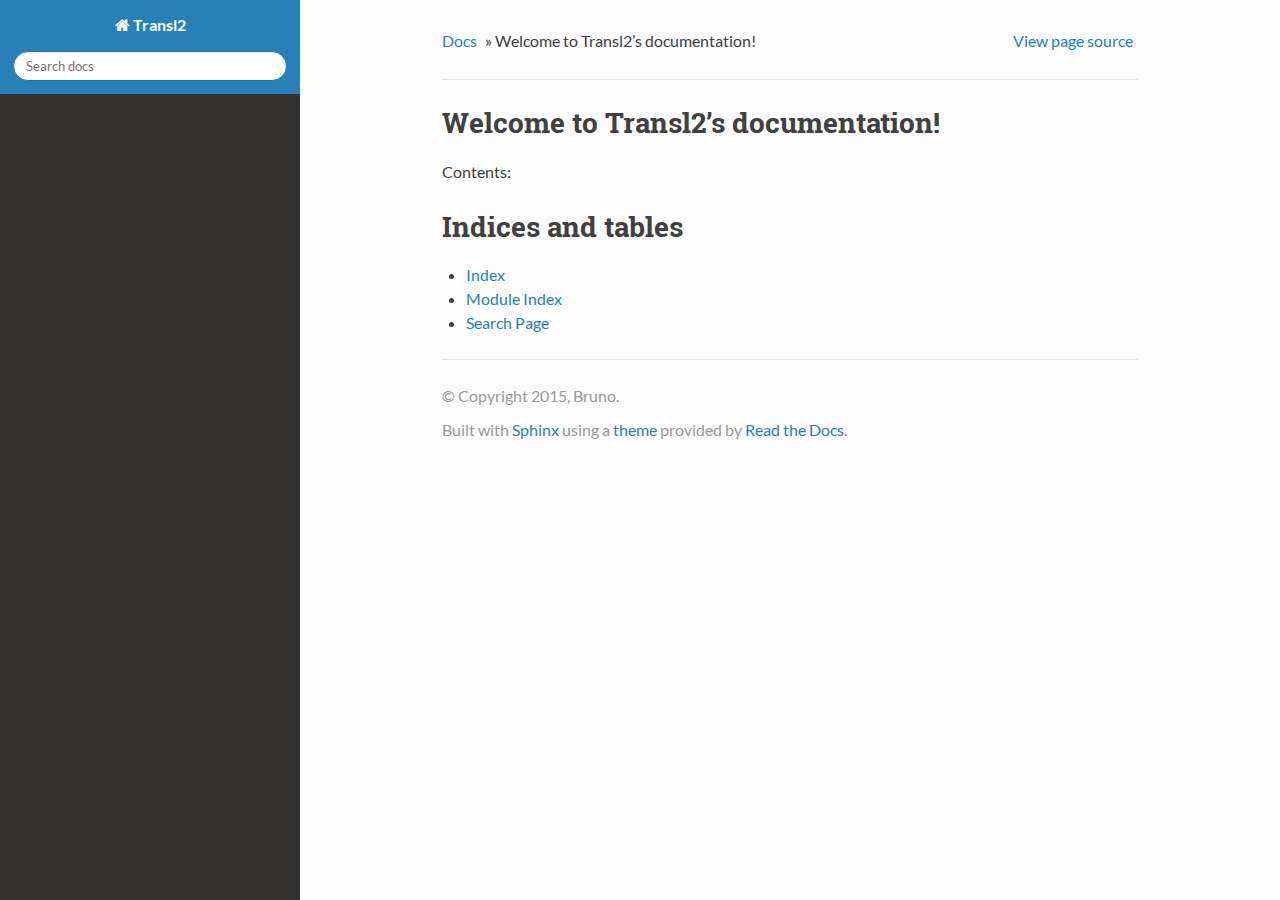
<file: _build/html/en/index.html>
<!DOCTYPE html>
<!--[if IE 8]><html class="no-js lt-ie9" lang="en" > <![endif]-->
<!--[if gt IE 8]><!--> <html class="no-js" lang="en" > <!--<![endif]-->
<head>
  <meta charset="utf-8">
  
  <meta name="viewport" content="width=device-width, initial-scale=1.0">
  
  <title>Welcome to Transl2’s documentation! &mdash; Transl2 1 documentation</title>
  

  
  

  

  
  
    

  

  
  
    <link rel="stylesheet" href="_static/css/theme.css" type="text/css" />
  

  

  
    <link rel="top" title="Transl2 1 documentation" href="#"/> 

  
  <script src="_static/js/modernizr.min.js"></script>

</head>

<body class="wy-body-for-nav" role="document">

  <div class="wy-grid-for-nav">

    
    <nav data-toggle="wy-nav-shift" class="wy-nav-side">
      <div class="wy-side-nav-search">
        

        
          <a href="#" class="icon icon-home"> Transl2
        

        
        </a>

        
<div role="search">
  <form id="rtd-search-form" class="wy-form" action="search.html" method="get">
    <input type="text" name="q" placeholder="Search docs" />
    <input type="hidden" name="check_keywords" value="yes" />
    <input type="hidden" name="area" value="default" />
  </form>
</div>

        
      </div>

      <div class="wy-menu wy-menu-vertical" data-spy="affix" role="navigation" aria-label="main navigation">
        
          
          
              <ul class="simple">
</ul>

          
        
      </div>
      &nbsp;
    </nav>

    <section data-toggle="wy-nav-shift" class="wy-nav-content-wrap">

      
      <nav class="wy-nav-top" role="navigation" aria-label="top navigation">
        <i data-toggle="wy-nav-top" class="fa fa-bars"></i>
        <a href="#">Transl2</a>
      </nav>


      
      <div class="wy-nav-content">
        <div class="rst-content">
          <div role="navigation" aria-label="breadcrumbs navigation">
  <ul class="wy-breadcrumbs">
    <li><a href="#">Docs</a> &raquo;</li>
      
    <li>Welcome to Transl2&#8217;s documentation!</li>
      <li class="wy-breadcrumbs-aside">
        
          
            <a href="_sources/index.txt" rel="nofollow"> View page source</a>
          
        
      </li>
  </ul>
  <hr/>
</div>
          <div role="main" class="document">
            
  <div class="section" id="welcome-to-transl2-s-documentation">
<h1>Welcome to Transl2&#8217;s documentation!<a class="headerlink" href="#welcome-to-transl2-s-documentation" title="Permalink to this headline">¶</a></h1>
<p>Contents:</p>
<div class="toctree-wrapper compound">
<ul class="simple">
</ul>
</div>
</div>
<div class="section" id="indices-and-tables">
<h1>Indices and tables<a class="headerlink" href="#indices-and-tables" title="Permalink to this headline">¶</a></h1>
<ul class="simple">
<li><a class="reference internal" href="genindex.html"><span>Index</span></a></li>
<li><a class="reference internal" href="py-modindex.html"><span>Module Index</span></a></li>
<li><a class="reference internal" href="search.html"><span>Search Page</span></a></li>
</ul>
</div>


          </div>
          <footer>
  

  <hr/>

  <div role="contentinfo">
    <p>
        &copy; Copyright 2015, Bruno.
    </p>
  </div>
  Built with <a href="http://sphinx-doc.org/">Sphinx</a> using a <a href="https://github.com/snide/sphinx_rtd_theme">theme</a> provided by <a href="https://readthedocs.org">Read the Docs</a>.

</footer>

        </div>
      </div>

    </section>

  </div>
  


  

    <script type="text/javascript">
        var DOCUMENTATION_OPTIONS = {
            URL_ROOT:'./',
            VERSION:'1',
            COLLAPSE_INDEX:false,
            FILE_SUFFIX:'.html',
            HAS_SOURCE:  true
        };
    </script>
      <script type="text/javascript" src="_static/jquery.js"></script>
      <script type="text/javascript" src="_static/underscore.js"></script>
      <script type="text/javascript" src="_static/doctools.js"></script>

  

  
  
    <script type="text/javascript" src="_static/js/theme.js"></script>
  

  
  
  <script type="text/javascript">
      jQuery(function () {
          SphinxRtdTheme.StickyNav.enable();
      });
  </script>
   

</body>
</html>
</file>
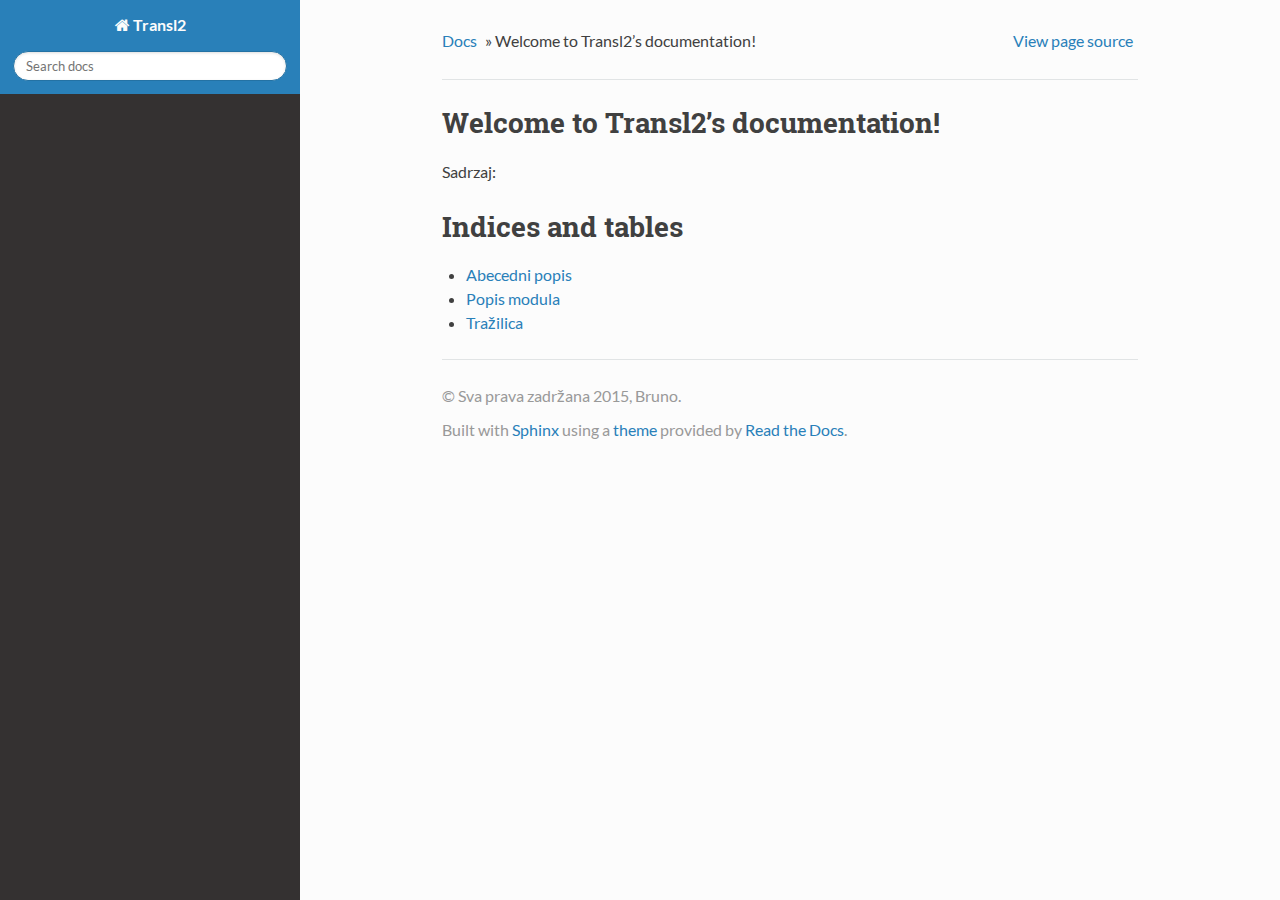
<file: _build/html/hr/index.html>
<!DOCTYPE html>
<!--[if IE 8]><html class="no-js lt-ie9" lang="en" > <![endif]-->
<!--[if gt IE 8]><!--> <html class="no-js" lang="en" > <!--<![endif]-->
<head>
  <meta charset="utf-8">
  
  <meta name="viewport" content="width=device-width, initial-scale=1.0">
  
  <title>Welcome to Transl2’s documentation! &mdash; Transl2 1 dokumentacija</title>
  

  
  

  

  
  
    

  

  
  
    <link rel="stylesheet" href="_static/css/theme.css" type="text/css" />
  

  

  
    <link rel="top" title="Transl2 1 dokumentacija" href="#"/> 

  
  <script src="_static/js/modernizr.min.js"></script>

</head>

<body class="wy-body-for-nav" role="document">

  <div class="wy-grid-for-nav">

    
    <nav data-toggle="wy-nav-shift" class="wy-nav-side">
      <div class="wy-side-nav-search">
        

        
          <a href="#" class="icon icon-home"> Transl2
        

        
        </a>

        
<div role="search">
  <form id="rtd-search-form" class="wy-form" action="search.html" method="get">
    <input type="text" name="q" placeholder="Search docs" />
    <input type="hidden" name="check_keywords" value="yes" />
    <input type="hidden" name="area" value="default" />
  </form>
</div>

        
      </div>

      <div class="wy-menu wy-menu-vertical" data-spy="affix" role="navigation" aria-label="main navigation">
        
          
          
              <ul class="simple">
</ul>

          
        
      </div>
      &nbsp;
    </nav>

    <section data-toggle="wy-nav-shift" class="wy-nav-content-wrap">

      
      <nav class="wy-nav-top" role="navigation" aria-label="top navigation">
        <i data-toggle="wy-nav-top" class="fa fa-bars"></i>
        <a href="#">Transl2</a>
      </nav>


      
      <div class="wy-nav-content">
        <div class="rst-content">
          <div role="navigation" aria-label="breadcrumbs navigation">
  <ul class="wy-breadcrumbs">
    <li><a href="#">Docs</a> &raquo;</li>
      
    <li>Welcome to Transl2&#8217;s documentation!</li>
      <li class="wy-breadcrumbs-aside">
        
          
            <a href="_sources/index.txt" rel="nofollow"> View page source</a>
          
        
      </li>
  </ul>
  <hr/>
</div>
          <div role="main" class="document">
            
  <div class="section" id="welcome-to-transl2-s-documentation">
<h1>Welcome to Transl2&#8217;s documentation!<a class="headerlink" href="#welcome-to-transl2-s-documentation" title="Link na taj naslov">¶</a></h1>
<p>Sadrzaj:</p>
<div class="toctree-wrapper compound">
<ul class="simple">
</ul>
</div>
</div>
<div class="section" id="indices-and-tables">
<h1>Indices and tables<a class="headerlink" href="#indices-and-tables" title="Link na taj naslov">¶</a></h1>
<ul class="simple">
<li><a class="reference internal" href="genindex.html"><span>Abecedni popis</span></a></li>
<li><a class="reference internal" href="py-modindex.html"><span>Popis modula</span></a></li>
<li><a class="reference internal" href="search.html"><span>Tražilica</span></a></li>
</ul>
</div>


          </div>
          <footer>
  

  <hr/>

  <div role="contentinfo">
    <p>
        &copy; Sva prava zadržana 2015, Bruno.
    </p>
  </div>
  Built with <a href="http://sphinx-doc.org/">Sphinx</a> using a <a href="https://github.com/snide/sphinx_rtd_theme">theme</a> provided by <a href="https://readthedocs.org">Read the Docs</a>.

</footer>

        </div>
      </div>

    </section>

  </div>
  


  

    <script type="text/javascript">
        var DOCUMENTATION_OPTIONS = {
            URL_ROOT:'./',
            VERSION:'1',
            COLLAPSE_INDEX:false,
            FILE_SUFFIX:'.html',
            HAS_SOURCE:  true
        };
    </script>
      <script type="text/javascript" src="_static/jquery.js"></script>
      <script type="text/javascript" src="_static/underscore.js"></script>
      <script type="text/javascript" src="_static/doctools.js"></script>
      <script type="text/javascript" src="_static/translations.js"></script>

  

  
  
    <script type="text/javascript" src="_static/js/theme.js"></script>
  

  
  
  <script type="text/javascript">
      jQuery(function () {
          SphinxRtdTheme.StickyNav.enable();
      });
  </script>
   

</body>
</html>
</file>
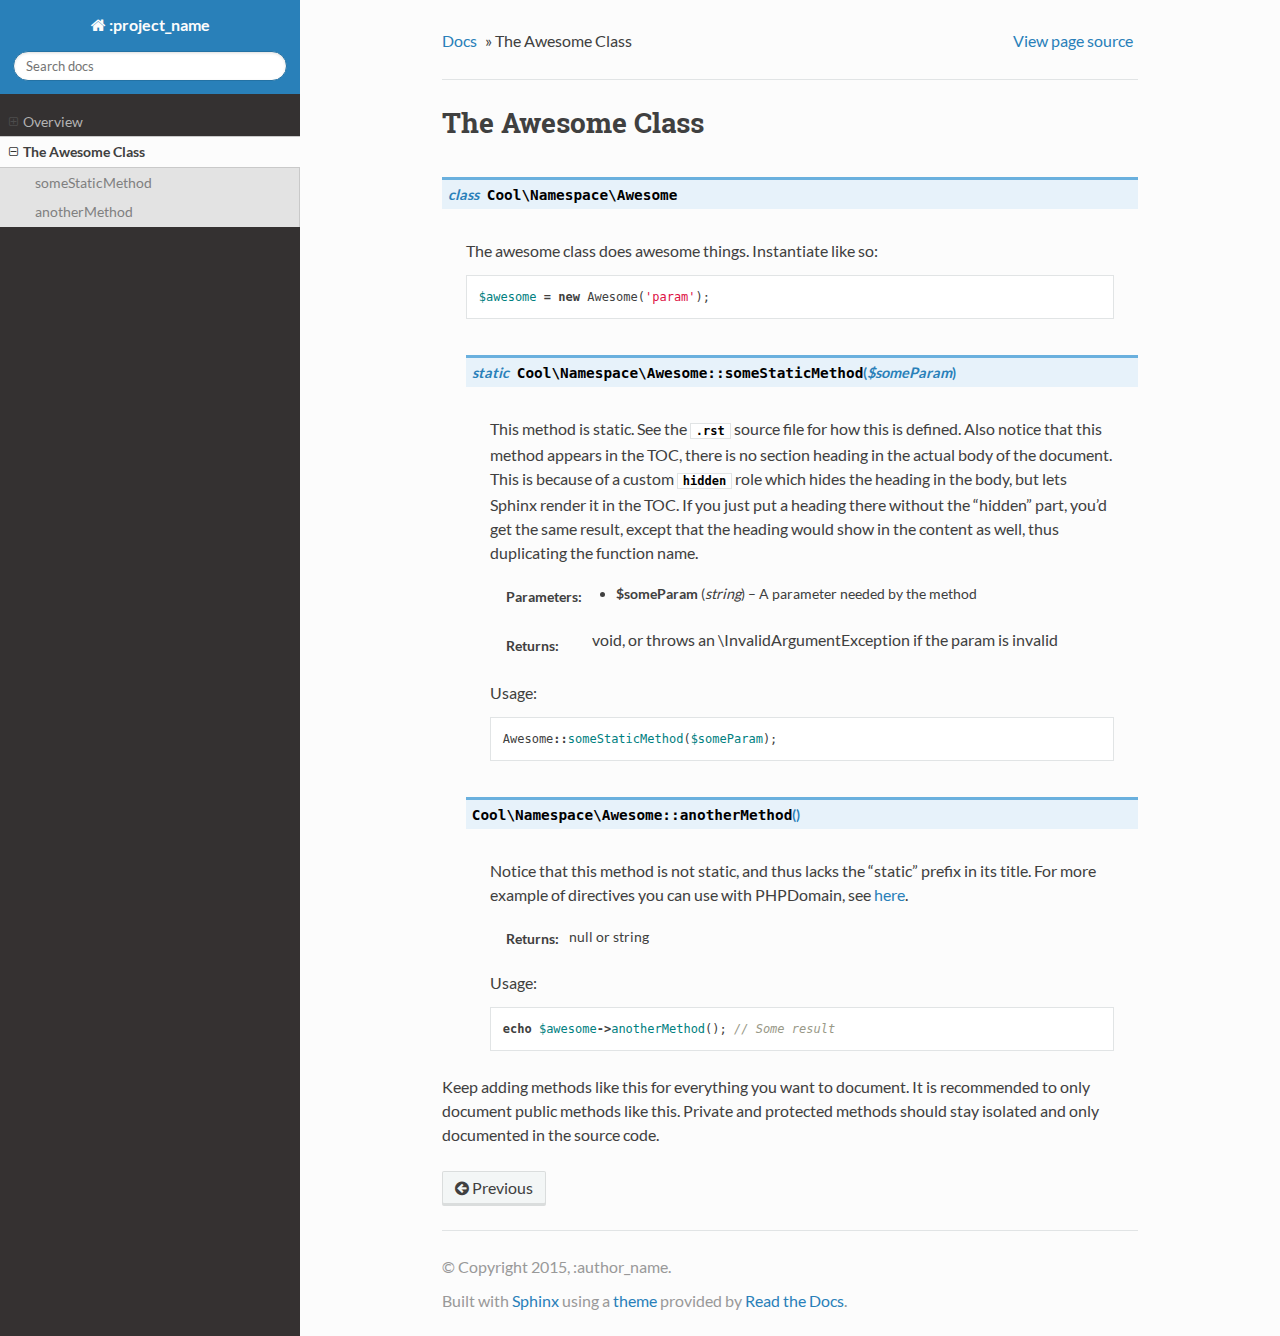
<file: _build/html/en/01-example.html>
<!DOCTYPE html>
<!--[if IE 8]><html class="no-js lt-ie9" lang="en" > <![endif]-->
<!--[if gt IE 8]><!--> <html class="no-js" lang="en" > <!--<![endif]-->
<head>
  <meta charset="utf-8">
  
  <meta name="viewport" content="width=device-width, initial-scale=1.0">
  
  <title>The Awesome Class &mdash; :project_name 1 documentation</title>
  

  
  

  

  
  
    

  

  
  
    <link rel="stylesheet" href="_static/css/my_theme.css" type="text/css" />
  

  

  
    <link rel="top" title=":project_name 1 documentation" href="index.html"/>
        <link rel="prev" title="Overview" href="overview.html"/> 

  
  <script src="_static/js/modernizr.min.js"></script>

</head>

<body class="wy-body-for-nav" role="document">

  <div class="wy-grid-for-nav">

    
    <nav data-toggle="wy-nav-shift" class="wy-nav-side">
      <div class="wy-side-nav-search">
        

        
          <a href="index.html" class="icon icon-home"> :project_name
        

        
        </a>

        
<div role="search">
  <form id="rtd-search-form" class="wy-form" action="search.html" method="get">
    <input type="text" name="q" placeholder="Search docs" />
    <input type="hidden" name="check_keywords" value="yes" />
    <input type="hidden" name="area" value="default" />
  </form>
</div>

        
      </div>

      <div class="wy-menu wy-menu-vertical" data-spy="affix" role="navigation" aria-label="main navigation">
        
          
          
              <ul class="current">
<li class="toctree-l1"><a class="reference internal" href="overview.html">Overview</a><ul>
<li class="toctree-l2"><a class="reference internal" href="overview.html#my-class">My Class</a><ul>
<li class="toctree-l3"><a class="reference internal" href="overview.html#quickstart">Quickstart</a></li>
</ul>
</li>
</ul>
</li>
<li class="toctree-l1 current"><a class="current reference internal" href="">The Awesome Class</a><ul>
<li class="toctree-l2"><a class="reference internal" href="#somestaticmethod"><span class="hidden">someStaticMethod</span></a></li>
<li class="toctree-l2"><a class="reference internal" href="#anothermethod"><span class="hidden">anotherMethod</span></a></li>
</ul>
</li>
</ul>

          
        
      </div>
      &nbsp;
    </nav>

    <section data-toggle="wy-nav-shift" class="wy-nav-content-wrap">

      
      <nav class="wy-nav-top" role="navigation" aria-label="top navigation">
        <i data-toggle="wy-nav-top" class="fa fa-bars"></i>
        <a href="index.html">:project_name</a>
      </nav>


      
      <div class="wy-nav-content">
        <div class="rst-content">
          <div role="navigation" aria-label="breadcrumbs navigation">
  <ul class="wy-breadcrumbs">
    <li><a href="index.html">Docs</a> &raquo;</li>
      
    <li>The Awesome Class</li>
      <li class="wy-breadcrumbs-aside">
        
          
            <a href="_sources/01-example.txt" rel="nofollow"> View page source</a>
          
        
      </li>
  </ul>
  <hr/>
</div>
          <div role="main" class="document">
            
  <div class="section" id="namespace-Cool\Namespace">
<span id="the-awesome-class"></span><h1>The Awesome Class<a class="headerlink" href="#namespace-Cool\Namespace" title="Permalink to this headline">¶</a></h1>
<dl class="class">
<dt id="Cool\Namespace\Awesome">
<em class="property">class </em><code class="descclassname">Cool\Namespace\</code><code class="descname">Awesome</code><a class="headerlink" href="#Cool\Namespace\Awesome" title="Permalink to this definition">¶</a></dt>
<dd><p>The awesome class does awesome things. Instantiate like so:</p>
<div class="highlight-php"><div class="highlight"><pre><span class="nv">$awesome</span> <span class="o">=</span> <span class="k">new</span> <span class="nx">Awesome</span><span class="p">(</span><span class="s1">&#39;param&#39;</span><span class="p">);</span>
</pre></div>
</div>
</dd></dl>

<div class="section" id="somestaticmethod">
<h2><span class="hidden">someStaticMethod</span><a class="headerlink" href="#somestaticmethod" title="Permalink to this headline">¶</a></h2>
<blockquote>
<div><dl class="staticmethod">
<dt id="Cool\Namespace\Awesome::someStaticMethod">
<em class="property">static </em><code class="descclassname">Cool\Namespace\Awesome::</code><code class="descname">someStaticMethod</code><span class="sig-paren">(</span><em>$someParam</em><span class="sig-paren">)</span><a class="headerlink" href="#Cool\Namespace\Awesome::someStaticMethod" title="Permalink to this definition">¶</a></dt>
<dd><p>This method is static. See the <code class="docutils literal"><span class="pre">.rst</span></code> source file for how this is defined. Also notice that this method appears in the TOC, there is no section heading in the actual body of the document. This is because of a custom <code class="docutils literal"><span class="pre">hidden</span></code> role which hides the heading in the body, but lets Sphinx render it in the TOC. If you just put a heading there without the &#8220;hidden&#8221; part, you&#8217;d get the same result, except that the heading would show in the content as well, thus duplicating the function name.</p>
<table class="docutils field-list" frame="void" rules="none">
<col class="field-name" />
<col class="field-body" />
<tbody valign="top">
<tr class="field-odd field"><th class="field-name">Parameters:</th><td class="field-body"><ul class="first simple">
<li><strong>$someParam</strong> (<em>string</em>) &#8211; A parameter needed by the method</li>
</ul>
</td>
</tr>
<tr class="field-even field"><th class="field-name">Returns:</th><td class="field-body"><p class="first last">void, or throws an \InvalidArgumentException if the param is invalid</p>
</td>
</tr>
</tbody>
</table>
<p>Usage:</p>
<div class="highlight-php"><div class="highlight"><pre><span class="nx">Awesome</span><span class="o">::</span><span class="na">someStaticMethod</span><span class="p">(</span><span class="nv">$someParam</span><span class="p">);</span>
</pre></div>
</div>
</dd></dl>

</div></blockquote>
</div>
<div class="section" id="anothermethod">
<h2><span class="hidden">anotherMethod</span><a class="headerlink" href="#anothermethod" title="Permalink to this headline">¶</a></h2>
<blockquote>
<div><dl class="method">
<dt id="Cool\Namespace\Awesome::anotherMethod">
<code class="descclassname">Cool\Namespace\Awesome::</code><code class="descname">anotherMethod</code><span class="sig-paren">(</span><span class="sig-paren">)</span><a class="headerlink" href="#Cool\Namespace\Awesome::anotherMethod" title="Permalink to this definition">¶</a></dt>
<dd><p>Notice that this method is not static, and thus lacks the &#8220;static&#8221; prefix in its title. For more example of directives you can use with PHPDomain, see <a class="reference external" href="http://mark-story.com/posts/view/sphinx-phpdomain-released">here</a>.</p>
<table class="docutils field-list" frame="void" rules="none">
<col class="field-name" />
<col class="field-body" />
<tbody valign="top">
<tr class="field-odd field"><th class="field-name">Returns:</th><td class="field-body">null or string</td>
</tr>
</tbody>
</table>
<p>Usage:</p>
<div class="highlight-php"><div class="highlight"><pre><span class="k">echo</span> <span class="nv">$awesome</span><span class="o">-&gt;</span><span class="na">anotherMethod</span><span class="p">();</span> <span class="c1">// Some result</span>
</pre></div>
</div>
</dd></dl>

</div></blockquote>
<p>Keep adding methods like this for everything you want to document. It is recommended to only document public methods like this. Private and protected methods should stay isolated and only documented in the source code.</p>
</div>
</div>


          </div>
          <footer>
  
    <div class="rst-footer-buttons" role="navigation" aria-label="footer navigation">
      
      
        <a href="overview.html" class="btn btn-neutral" title="Overview" accesskey="p"><span class="fa fa-arrow-circle-left"></span> Previous</a>
      
    </div>
  

  <hr/>

  <div role="contentinfo">
    <p>
        &copy; Copyright 2015, :author_name.
    </p>
  </div>
  Built with <a href="http://sphinx-doc.org/">Sphinx</a> using a <a href="https://github.com/snide/sphinx_rtd_theme">theme</a> provided by <a href="https://readthedocs.org">Read the Docs</a>.

</footer>

        </div>
      </div>

    </section>

  </div>
  


  

    <script type="text/javascript">
        var DOCUMENTATION_OPTIONS = {
            URL_ROOT:'./',
            VERSION:'1',
            COLLAPSE_INDEX:false,
            FILE_SUFFIX:'.html',
            HAS_SOURCE:  true
        };
    </script>
      <script type="text/javascript" src="_static/jquery.js"></script>
      <script type="text/javascript" src="_static/underscore.js"></script>
      <script type="text/javascript" src="_static/doctools.js"></script>

  

  
  
    <script type="text/javascript" src="_static/js/theme.js"></script>
  

  
  
  <script type="text/javascript">
      jQuery(function () {
          SphinxRtdTheme.StickyNav.enable();
      });
  </script>
   

</body>
</html>
</file>
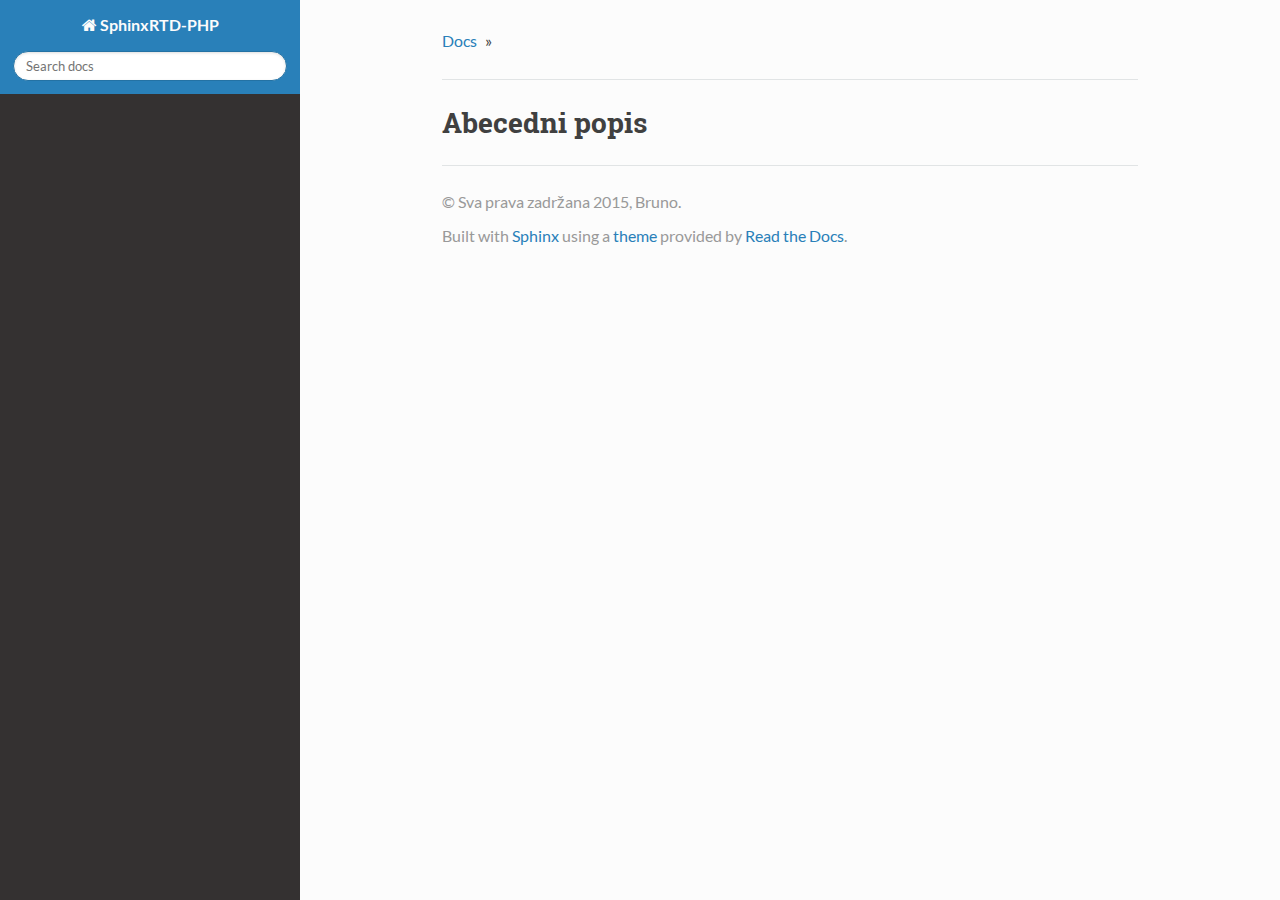
<file: _build/html/en/genindex.html>
<!DOCTYPE html>
<!--[if IE 8]><html class="no-js lt-ie9" lang="en" > <![endif]-->
<!--[if gt IE 8]><!--> <html class="no-js" lang="en" > <!--<![endif]-->
<head>
  <meta charset="utf-8">
  
  <meta name="viewport" content="width=device-width, initial-scale=1.0">
  
  <title>Abecedni popis &mdash; SphinxRTD-PHP 1 dokumentacija</title>
  

  
  

  

  
  
    

  

  
  
    <link rel="stylesheet" href="_static/css/theme.css" type="text/css" />
  

  

  
    <link rel="top" title="SphinxRTD-PHP 1 dokumentacija" href="index.html"/> 

  
  <script src="_static/js/modernizr.min.js"></script>

</head>

<body class="wy-body-for-nav" role="document">

  <div class="wy-grid-for-nav">

    
    <nav data-toggle="wy-nav-shift" class="wy-nav-side">
      <div class="wy-side-nav-search">
        

        
          <a href="index.html" class="icon icon-home"> SphinxRTD-PHP
        

        
        </a>

        
<div role="search">
  <form id="rtd-search-form" class="wy-form" action="search.html" method="get">
    <input type="text" name="q" placeholder="Search docs" />
    <input type="hidden" name="check_keywords" value="yes" />
    <input type="hidden" name="area" value="default" />
  </form>
</div>

        
      </div>

      <div class="wy-menu wy-menu-vertical" data-spy="affix" role="navigation" aria-label="main navigation">
        
          
          
              <ul class="simple">
</ul>

          
        
      </div>
      &nbsp;
    </nav>

    <section data-toggle="wy-nav-shift" class="wy-nav-content-wrap">

      
      <nav class="wy-nav-top" role="navigation" aria-label="top navigation">
        <i data-toggle="wy-nav-top" class="fa fa-bars"></i>
        <a href="index.html">SphinxRTD-PHP</a>
      </nav>


      
      <div class="wy-nav-content">
        <div class="rst-content">
          <div role="navigation" aria-label="breadcrumbs navigation">
  <ul class="wy-breadcrumbs">
    <li><a href="index.html">Docs</a> &raquo;</li>
      
    <li></li>
      <li class="wy-breadcrumbs-aside">
        
          
        
      </li>
  </ul>
  <hr/>
</div>
          <div role="main" class="document">
            

<h1 id="index">Abecedni popis</h1>

<div class="genindex-jumpbox">
 
</div>


          </div>
          <footer>
  

  <hr/>

  <div role="contentinfo">
    <p>
        &copy; Sva prava zadržana 2015, Bruno.
    </p>
  </div>
  Built with <a href="http://sphinx-doc.org/">Sphinx</a> using a <a href="https://github.com/snide/sphinx_rtd_theme">theme</a> provided by <a href="https://readthedocs.org">Read the Docs</a>.

</footer>

        </div>
      </div>

    </section>

  </div>
  


  

    <script type="text/javascript">
        var DOCUMENTATION_OPTIONS = {
            URL_ROOT:'./',
            VERSION:'1',
            COLLAPSE_INDEX:false,
            FILE_SUFFIX:'.html',
            HAS_SOURCE:  true
        };
    </script>
      <script type="text/javascript" src="_static/jquery.js"></script>
      <script type="text/javascript" src="_static/underscore.js"></script>
      <script type="text/javascript" src="_static/doctools.js"></script>
      <script type="text/javascript" src="_static/translations.js"></script>

  

  
  
    <script type="text/javascript" src="_static/js/theme.js"></script>
  

  
  
  <script type="text/javascript">
      jQuery(function () {
          SphinxRtdTheme.StickyNav.enable();
      });
  </script>
   

</body>
</html>
</file>
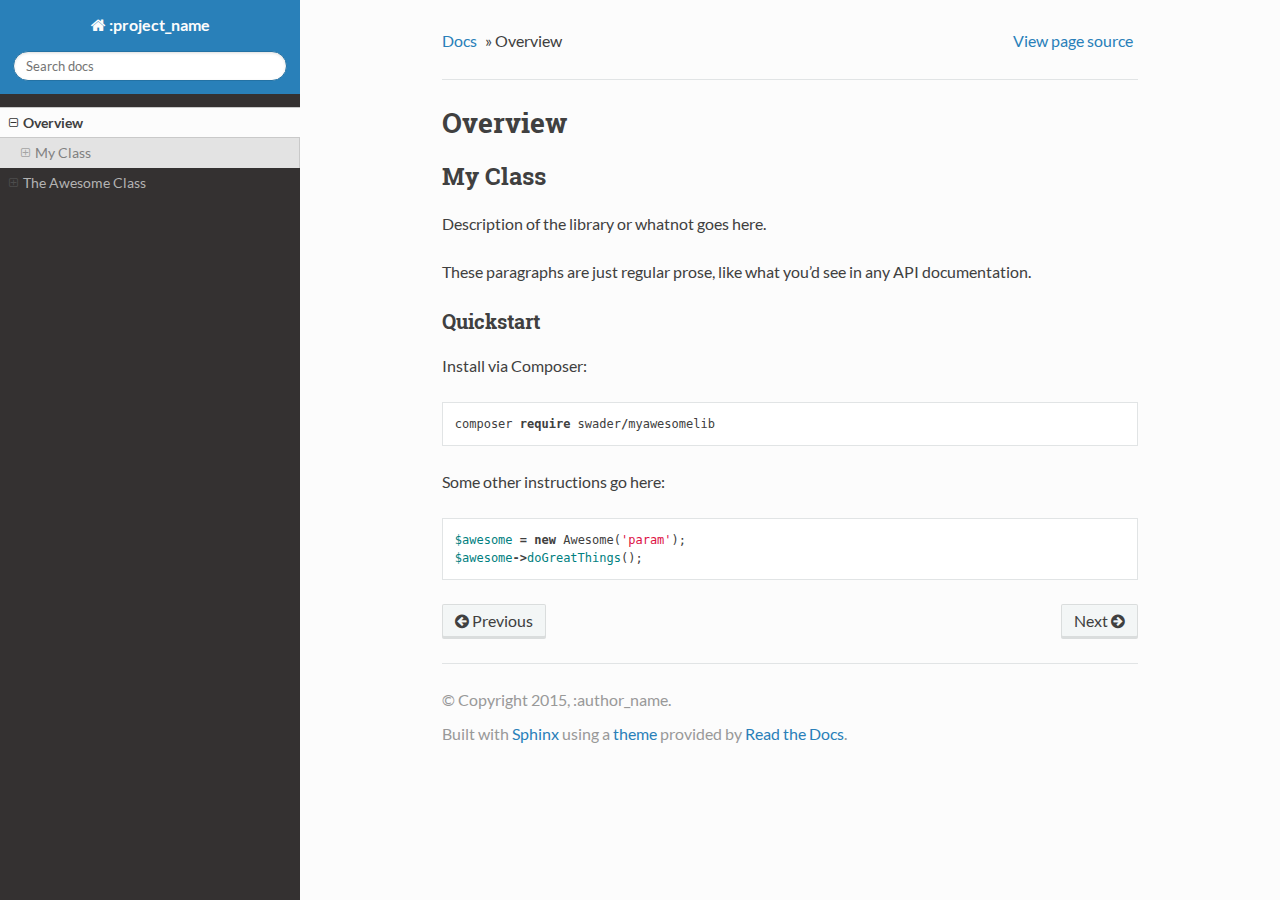
<file: _build/html/en/overview.html>
<!DOCTYPE html>
<!--[if IE 8]><html class="no-js lt-ie9" lang="en" > <![endif]-->
<!--[if gt IE 8]><!--> <html class="no-js" lang="en" > <!--<![endif]-->
<head>
  <meta charset="utf-8">
  
  <meta name="viewport" content="width=device-width, initial-scale=1.0">
  
  <title>Overview &mdash; :project_name 1 documentation</title>
  

  
  

  

  
  
    

  

  
  
    <link rel="stylesheet" href="_static/css/my_theme.css" type="text/css" />
  

  

  
    <link rel="top" title=":project_name 1 documentation" href="index.html"/>
        <link rel="next" title="The Awesome Class" href="01-example.html"/>
        <link rel="prev" title="Welcome to SitePoint’s RTDSphinx-l10n documentation!" href="index.html"/> 

  
  <script src="_static/js/modernizr.min.js"></script>

</head>

<body class="wy-body-for-nav" role="document">

  <div class="wy-grid-for-nav">

    
    <nav data-toggle="wy-nav-shift" class="wy-nav-side">
      <div class="wy-side-nav-search">
        

        
          <a href="index.html" class="icon icon-home"> :project_name
        

        
        </a>

        
<div role="search">
  <form id="rtd-search-form" class="wy-form" action="search.html" method="get">
    <input type="text" name="q" placeholder="Search docs" />
    <input type="hidden" name="check_keywords" value="yes" />
    <input type="hidden" name="area" value="default" />
  </form>
</div>

        
      </div>

      <div class="wy-menu wy-menu-vertical" data-spy="affix" role="navigation" aria-label="main navigation">
        
          
          
              <ul class="current">
<li class="toctree-l1 current"><a class="current reference internal" href="">Overview</a><ul>
<li class="toctree-l2"><a class="reference internal" href="#my-class">My Class</a><ul>
<li class="toctree-l3"><a class="reference internal" href="#quickstart">Quickstart</a></li>
</ul>
</li>
</ul>
</li>
<li class="toctree-l1"><a class="reference internal" href="01-example.html">The Awesome Class</a><ul>
<li class="toctree-l2"><a class="reference internal" href="01-example.html#somestaticmethod"><span class="hidden">someStaticMethod</span></a></li>
<li class="toctree-l2"><a class="reference internal" href="01-example.html#anothermethod"><span class="hidden">anotherMethod</span></a></li>
</ul>
</li>
</ul>

          
        
      </div>
      &nbsp;
    </nav>

    <section data-toggle="wy-nav-shift" class="wy-nav-content-wrap">

      
      <nav class="wy-nav-top" role="navigation" aria-label="top navigation">
        <i data-toggle="wy-nav-top" class="fa fa-bars"></i>
        <a href="index.html">:project_name</a>
      </nav>


      
      <div class="wy-nav-content">
        <div class="rst-content">
          <div role="navigation" aria-label="breadcrumbs navigation">
  <ul class="wy-breadcrumbs">
    <li><a href="index.html">Docs</a> &raquo;</li>
      
    <li>Overview</li>
      <li class="wy-breadcrumbs-aside">
        
          
            <a href="_sources/overview.txt" rel="nofollow"> View page source</a>
          
        
      </li>
  </ul>
  <hr/>
</div>
          <div role="main" class="document">
            
  <div class="section" id="overview">
<h1>Overview<a class="headerlink" href="#overview" title="Permalink to this headline">¶</a></h1>
<div class="section" id="my-class">
<h2>My Class<a class="headerlink" href="#my-class" title="Permalink to this headline">¶</a></h2>
<p>Description of the library or whatnot goes here.</p>
<p>These paragraphs are just regular prose, like what you&#8217;d see in any API documentation.</p>
<div class="section" id="quickstart">
<h3>Quickstart<a class="headerlink" href="#quickstart" title="Permalink to this headline">¶</a></h3>
<p>Install via Composer:</p>
<div class="highlight-php"><div class="highlight"><pre><span class="nx">composer</span> <span class="k">require</span> <span class="nx">swader</span><span class="o">/</span><span class="nx">myawesomelib</span>
</pre></div>
</div>
<p>Some other instructions go here:</p>
<div class="highlight-php"><div class="highlight"><pre><span class="nv">$awesome</span> <span class="o">=</span> <span class="k">new</span> <span class="nx">Awesome</span><span class="p">(</span><span class="s1">&#39;param&#39;</span><span class="p">);</span>
<span class="nv">$awesome</span><span class="o">-&gt;</span><span class="na">doGreatThings</span><span class="p">();</span>
</pre></div>
</div>
</div>
</div>
</div>


          </div>
          <footer>
  
    <div class="rst-footer-buttons" role="navigation" aria-label="footer navigation">
      
        <a href="01-example.html" class="btn btn-neutral float-right" title="The Awesome Class" accesskey="n">Next <span class="fa fa-arrow-circle-right"></span></a>
      
      
        <a href="index.html" class="btn btn-neutral" title="Welcome to SitePoint’s RTDSphinx-l10n documentation!" accesskey="p"><span class="fa fa-arrow-circle-left"></span> Previous</a>
      
    </div>
  

  <hr/>

  <div role="contentinfo">
    <p>
        &copy; Copyright 2015, :author_name.
    </p>
  </div>
  Built with <a href="http://sphinx-doc.org/">Sphinx</a> using a <a href="https://github.com/snide/sphinx_rtd_theme">theme</a> provided by <a href="https://readthedocs.org">Read the Docs</a>.

</footer>

        </div>
      </div>

    </section>

  </div>
  


  

    <script type="text/javascript">
        var DOCUMENTATION_OPTIONS = {
            URL_ROOT:'./',
            VERSION:'1',
            COLLAPSE_INDEX:false,
            FILE_SUFFIX:'.html',
            HAS_SOURCE:  true
        };
    </script>
      <script type="text/javascript" src="_static/jquery.js"></script>
      <script type="text/javascript" src="_static/underscore.js"></script>
      <script type="text/javascript" src="_static/doctools.js"></script>

  

  
  
    <script type="text/javascript" src="_static/js/theme.js"></script>
  

  
  
  <script type="text/javascript">
      jQuery(function () {
          SphinxRtdTheme.StickyNav.enable();
      });
  </script>
   

</body>
</html>
</file>
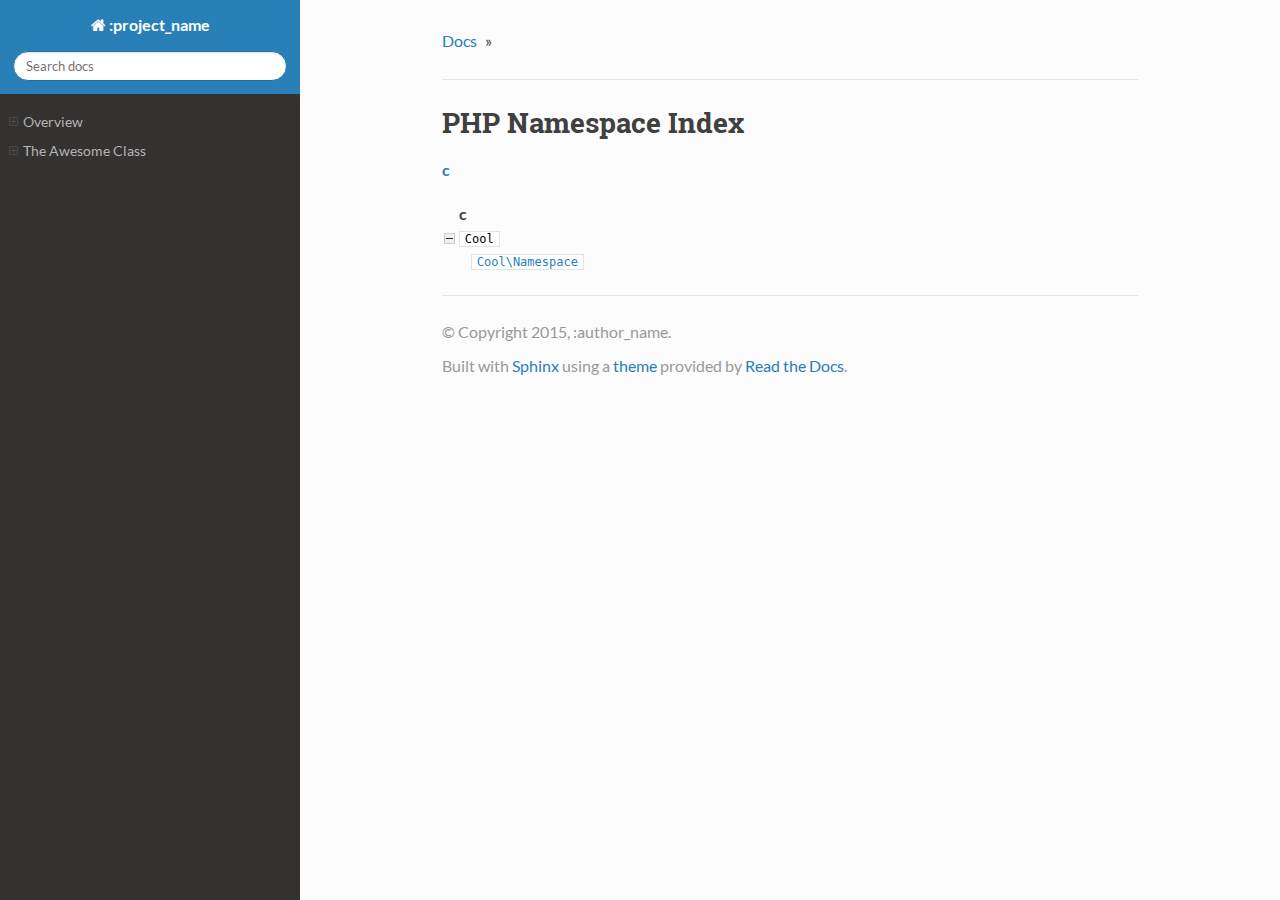
<file: _build/html/en/php-modindex.html>
<!DOCTYPE html>
<!--[if IE 8]><html class="no-js lt-ie9" lang="en" > <![endif]-->
<!--[if gt IE 8]><!--> <html class="no-js" lang="en" > <!--<![endif]-->
<head>
  <meta charset="utf-8">
  
  <meta name="viewport" content="width=device-width, initial-scale=1.0">
  
  <title>PHP Namespace Index &mdash; :project_name 1 documentation</title>
  

  
  

  

  
  
    

  

  
  
    <link rel="stylesheet" href="_static/css/my_theme.css" type="text/css" />
  

  

  
    <link rel="top" title=":project_name 1 documentation" href="index.html"/>
 



  
  <script src="_static/js/modernizr.min.js"></script>

</head>

<body class="wy-body-for-nav" role="document">

  <div class="wy-grid-for-nav">

    
    <nav data-toggle="wy-nav-shift" class="wy-nav-side">
      <div class="wy-side-nav-search">
        

        
          <a href="index.html" class="icon icon-home"> :project_name
        

        
        </a>

        
<div role="search">
  <form id="rtd-search-form" class="wy-form" action="search.html" method="get">
    <input type="text" name="q" placeholder="Search docs" />
    <input type="hidden" name="check_keywords" value="yes" />
    <input type="hidden" name="area" value="default" />
  </form>
</div>

        
      </div>

      <div class="wy-menu wy-menu-vertical" data-spy="affix" role="navigation" aria-label="main navigation">
        
          
          
              <ul>
<li class="toctree-l1"><a class="reference internal" href="overview.html">Overview</a><ul>
<li class="toctree-l2"><a class="reference internal" href="overview.html#my-class">My Class</a><ul>
<li class="toctree-l3"><a class="reference internal" href="overview.html#quickstart">Quickstart</a></li>
</ul>
</li>
</ul>
</li>
<li class="toctree-l1"><a class="reference internal" href="01-example.html">The Awesome Class</a><ul>
<li class="toctree-l2"><a class="reference internal" href="01-example.html#somestaticmethod"><span class="hidden">someStaticMethod</span></a></li>
<li class="toctree-l2"><a class="reference internal" href="01-example.html#anothermethod"><span class="hidden">anotherMethod</span></a></li>
</ul>
</li>
</ul>

          
        
      </div>
      &nbsp;
    </nav>

    <section data-toggle="wy-nav-shift" class="wy-nav-content-wrap">

      
      <nav class="wy-nav-top" role="navigation" aria-label="top navigation">
        <i data-toggle="wy-nav-top" class="fa fa-bars"></i>
        <a href="index.html">:project_name</a>
      </nav>


      
      <div class="wy-nav-content">
        <div class="rst-content">
          <div role="navigation" aria-label="breadcrumbs navigation">
  <ul class="wy-breadcrumbs">
    <li><a href="index.html">Docs</a> &raquo;</li>
      
    <li></li>
      <li class="wy-breadcrumbs-aside">
        
          
        
      </li>
  </ul>
  <hr/>
</div>
          <div role="main" class="document">
            

   <h1>PHP Namespace Index</h1>

   <div class="modindex-jumpbox">
   <a href="#cap-c"><strong>c</strong></a>
   </div>

   <table class="indextable modindextable" cellspacing="0" cellpadding="2">
     <tr class="pcap"><td></td><td>&nbsp;</td><td></td></tr>
     <tr class="cap" id="cap-c"><td></td><td>
       <strong>c</strong></td><td></td></tr>
     <tr>
       <td><img src="_static/minus.png" class="toggler"
              id="toggle-1" style="display: none" alt="-" /></td>
       <td>
       <code class="xref">Cool</code></td><td>
       <em></em></td></tr>
     <tr class="cg-1">
       <td></td>
       <td>&nbsp;&nbsp;&nbsp;
       <a href="01-example.html#namespace-Cool\Namespace"><code class="xref">Cool\Namespace</code></a></td><td>
       <em></em></td></tr>
   </table>


          </div>
          <footer>
  

  <hr/>

  <div role="contentinfo">
    <p>
        &copy; Copyright 2015, :author_name.
    </p>
  </div>
  Built with <a href="http://sphinx-doc.org/">Sphinx</a> using a <a href="https://github.com/snide/sphinx_rtd_theme">theme</a> provided by <a href="https://readthedocs.org">Read the Docs</a>.

</footer>

        </div>
      </div>

    </section>

  </div>
  


  

    <script type="text/javascript">
        var DOCUMENTATION_OPTIONS = {
            URL_ROOT:'./',
            VERSION:'1',
            COLLAPSE_INDEX:false,
            FILE_SUFFIX:'.html',
            HAS_SOURCE:  true
        };
    </script>
      <script type="text/javascript" src="_static/jquery.js"></script>
      <script type="text/javascript" src="_static/underscore.js"></script>
      <script type="text/javascript" src="_static/doctools.js"></script>

  

  
  
    <script type="text/javascript" src="_static/js/theme.js"></script>
  

  
  
  <script type="text/javascript">
      jQuery(function () {
          SphinxRtdTheme.StickyNav.enable();
      });
  </script>
   

</body>
</html>
</file>
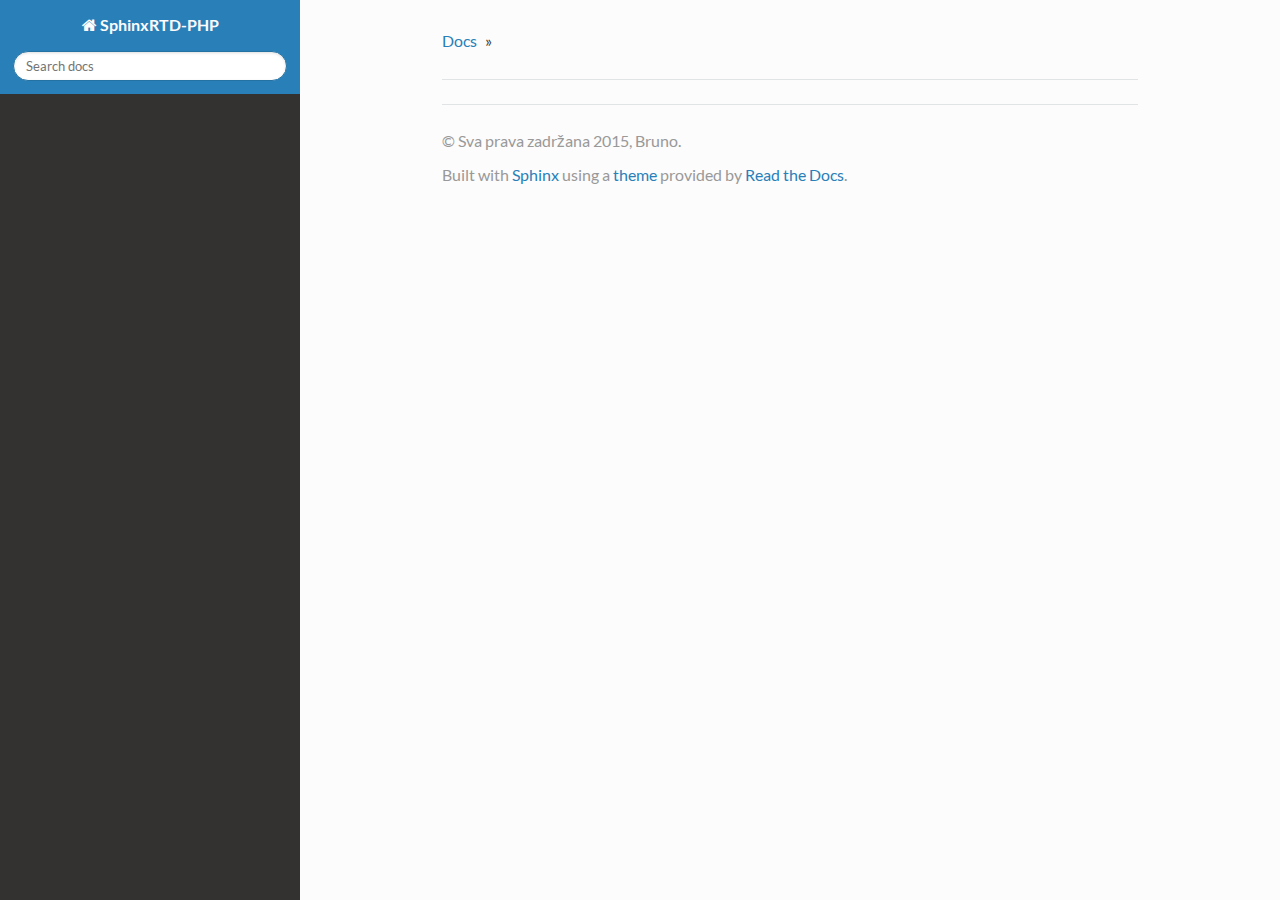
<file: _build/html/en/search.html>
<!DOCTYPE html>
<!--[if IE 8]><html class="no-js lt-ie9" lang="en" > <![endif]-->
<!--[if gt IE 8]><!--> <html class="no-js" lang="en" > <!--<![endif]-->
<head>
  <meta charset="utf-8">
  
  <meta name="viewport" content="width=device-width, initial-scale=1.0">
  
  <title>Traži &mdash; SphinxRTD-PHP 1 dokumentacija</title>
  

  
  

  

  
  
    

  

  
  
    <link rel="stylesheet" href="_static/css/theme.css" type="text/css" />
  

  

  
    <link rel="top" title="SphinxRTD-PHP 1 dokumentacija" href="index.html"/> 

  
  <script src="_static/js/modernizr.min.js"></script>

</head>

<body class="wy-body-for-nav" role="document">

  <div class="wy-grid-for-nav">

    
    <nav data-toggle="wy-nav-shift" class="wy-nav-side">
      <div class="wy-side-nav-search">
        

        
          <a href="index.html" class="icon icon-home"> SphinxRTD-PHP
        

        
        </a>

        
<div role="search">
  <form id="rtd-search-form" class="wy-form" action="#" method="get">
    <input type="text" name="q" placeholder="Search docs" />
    <input type="hidden" name="check_keywords" value="yes" />
    <input type="hidden" name="area" value="default" />
  </form>
</div>

        
      </div>

      <div class="wy-menu wy-menu-vertical" data-spy="affix" role="navigation" aria-label="main navigation">
        
          
          
              <ul class="simple">
</ul>

          
        
      </div>
      &nbsp;
    </nav>

    <section data-toggle="wy-nav-shift" class="wy-nav-content-wrap">

      
      <nav class="wy-nav-top" role="navigation" aria-label="top navigation">
        <i data-toggle="wy-nav-top" class="fa fa-bars"></i>
        <a href="index.html">SphinxRTD-PHP</a>
      </nav>


      
      <div class="wy-nav-content">
        <div class="rst-content">
          <div role="navigation" aria-label="breadcrumbs navigation">
  <ul class="wy-breadcrumbs">
    <li><a href="index.html">Docs</a> &raquo;</li>
      
    <li></li>
      <li class="wy-breadcrumbs-aside">
        
      </li>
  </ul>
  <hr/>
</div>
          <div role="main" class="document">
            
  <noscript>
  <div id="fallback" class="admonition warning">
    <p class="last">
      Please activate JavaScript to enable the search
      functionality.
    </p>
  </div>
  </noscript>

  
  <div id="search-results">
  
  </div>

          </div>
          <footer>
  

  <hr/>

  <div role="contentinfo">
    <p>
        &copy; Sva prava zadržana 2015, Bruno.
    </p>
  </div>
  Built with <a href="http://sphinx-doc.org/">Sphinx</a> using a <a href="https://github.com/snide/sphinx_rtd_theme">theme</a> provided by <a href="https://readthedocs.org">Read the Docs</a>.

</footer>

        </div>
      </div>

    </section>

  </div>
  


  

    <script type="text/javascript">
        var DOCUMENTATION_OPTIONS = {
            URL_ROOT:'./',
            VERSION:'1',
            COLLAPSE_INDEX:false,
            FILE_SUFFIX:'.html',
            HAS_SOURCE:  true
        };
    </script>
      <script type="text/javascript" src="_static/jquery.js"></script>
      <script type="text/javascript" src="_static/underscore.js"></script>
      <script type="text/javascript" src="_static/doctools.js"></script>
      <script type="text/javascript" src="_static/translations.js"></script>
      <script type="text/javascript" src="_static/searchtools.js"></script>

  

  
  
    <script type="text/javascript" src="_static/js/theme.js"></script>
  

  
  
  <script type="text/javascript">
      jQuery(function () {
          SphinxRtdTheme.StickyNav.enable();
      });
  </script>
  
  <script type="text/javascript">
    jQuery(function() { Search.loadIndex("searchindex.js"); });
  </script>
  
  <script type="text/javascript" id="searchindexloader"></script>
   


</body>
</html>
</file>
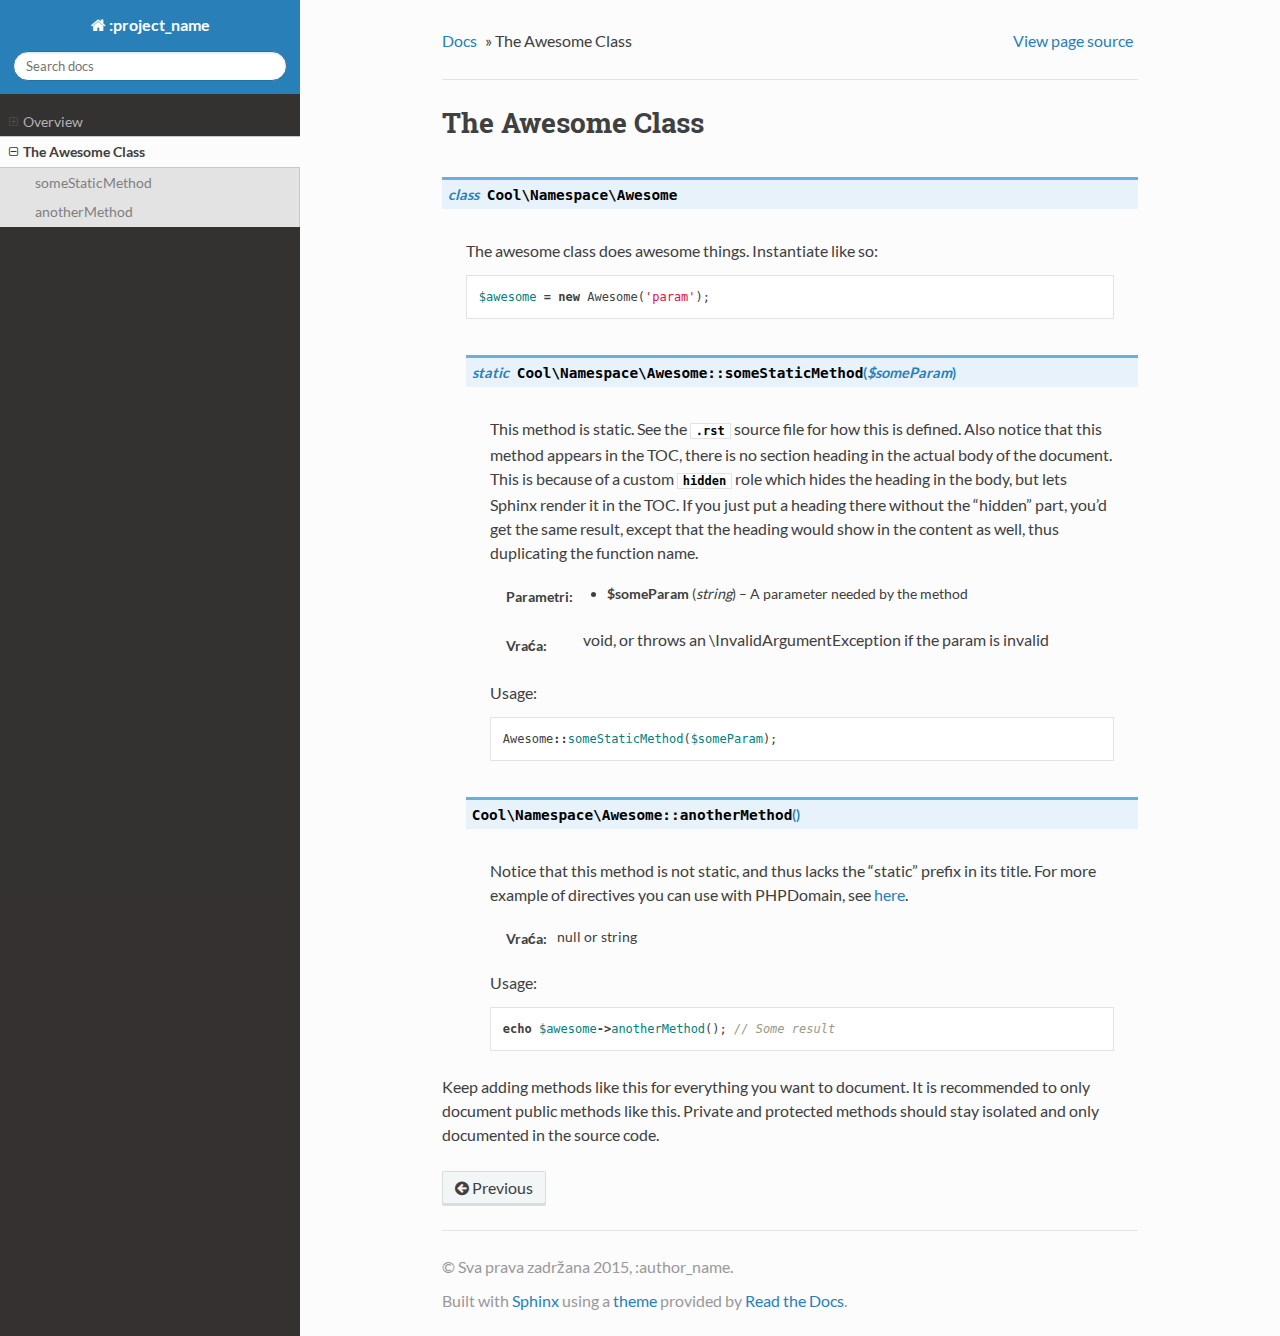
<file: _build/html/hr/01-example.html>
<!DOCTYPE html>
<!--[if IE 8]><html class="no-js lt-ie9" lang="en" > <![endif]-->
<!--[if gt IE 8]><!--> <html class="no-js" lang="en" > <!--<![endif]-->
<head>
  <meta charset="utf-8">
  
  <meta name="viewport" content="width=device-width, initial-scale=1.0">
  
  <title>The Awesome Class &mdash; :project_name 1 dokumentacija</title>
  

  
  

  

  
  
    

  

  
  
    <link rel="stylesheet" href="_static/css/my_theme.css" type="text/css" />
  

  

  
    <link rel="top" title=":project_name 1 dokumentacija" href="index.html"/>
        <link rel="prev" title="Overview" href="overview.html"/> 

  
  <script src="_static/js/modernizr.min.js"></script>

</head>

<body class="wy-body-for-nav" role="document">

  <div class="wy-grid-for-nav">

    
    <nav data-toggle="wy-nav-shift" class="wy-nav-side">
      <div class="wy-side-nav-search">
        

        
          <a href="index.html" class="icon icon-home"> :project_name
        

        
        </a>

        
<div role="search">
  <form id="rtd-search-form" class="wy-form" action="search.html" method="get">
    <input type="text" name="q" placeholder="Search docs" />
    <input type="hidden" name="check_keywords" value="yes" />
    <input type="hidden" name="area" value="default" />
  </form>
</div>

        
      </div>

      <div class="wy-menu wy-menu-vertical" data-spy="affix" role="navigation" aria-label="main navigation">
        
          
          
              <ul class="current">
<li class="toctree-l1"><a class="reference internal" href="overview.html">Overview</a><ul>
<li class="toctree-l2"><a class="reference internal" href="overview.html#my-class">My Class</a><ul>
<li class="toctree-l3"><a class="reference internal" href="overview.html#quickstart">Quickstart</a></li>
</ul>
</li>
</ul>
</li>
<li class="toctree-l1 current"><a class="current reference internal" href="">The Awesome Class</a><ul>
<li class="toctree-l2"><a class="reference internal" href="#somestaticmethod"><span class="hidden">someStaticMethod</span></a></li>
<li class="toctree-l2"><a class="reference internal" href="#anothermethod"><span class="hidden">anotherMethod</span></a></li>
</ul>
</li>
</ul>

          
        
      </div>
      &nbsp;
    </nav>

    <section data-toggle="wy-nav-shift" class="wy-nav-content-wrap">

      
      <nav class="wy-nav-top" role="navigation" aria-label="top navigation">
        <i data-toggle="wy-nav-top" class="fa fa-bars"></i>
        <a href="index.html">:project_name</a>
      </nav>


      
      <div class="wy-nav-content">
        <div class="rst-content">
          <div role="navigation" aria-label="breadcrumbs navigation">
  <ul class="wy-breadcrumbs">
    <li><a href="index.html">Docs</a> &raquo;</li>
      
    <li>The Awesome Class</li>
      <li class="wy-breadcrumbs-aside">
        
          
            <a href="_sources/01-example.txt" rel="nofollow"> View page source</a>
          
        
      </li>
  </ul>
  <hr/>
</div>
          <div role="main" class="document">
            
  <div class="section" id="namespace-Cool\Namespace">
<span id="the-awesome-class"></span><h1>The Awesome Class<a class="headerlink" href="#namespace-Cool\Namespace" title="Link na taj naslov">¶</a></h1>
<dl class="class">
<dt id="Cool\Namespace\Awesome">
<em class="property">class </em><code class="descclassname">Cool\Namespace\</code><code class="descname">Awesome</code><a class="headerlink" href="#Cool\Namespace\Awesome" title="Link na tu definiciju">¶</a></dt>
<dd><p>The awesome class does awesome things. Instantiate like so:</p>
<div class="highlight-php"><div class="highlight"><pre><span class="nv">$awesome</span> <span class="o">=</span> <span class="k">new</span> <span class="nx">Awesome</span><span class="p">(</span><span class="s1">&#39;param&#39;</span><span class="p">);</span>
</pre></div>
</div>
</dd></dl>

<div class="section" id="somestaticmethod">
<h2><span class="hidden">someStaticMethod</span><a class="headerlink" href="#somestaticmethod" title="Link na taj naslov">¶</a></h2>
<blockquote>
<div><dl class="staticmethod">
<dt id="Cool\Namespace\Awesome::someStaticMethod">
<em class="property">static </em><code class="descclassname">Cool\Namespace\Awesome::</code><code class="descname">someStaticMethod</code><span class="sig-paren">(</span><em>$someParam</em><span class="sig-paren">)</span><a class="headerlink" href="#Cool\Namespace\Awesome::someStaticMethod" title="Link na tu definiciju">¶</a></dt>
<dd><p>This method is static. See the <code class="docutils literal"><span class="pre">.rst</span></code> source file for how this is defined. Also notice that this method appears in the TOC, there is no section heading in the actual body of the document. This is because of a custom <code class="docutils literal"><span class="pre">hidden</span></code> role which hides the heading in the body, but lets Sphinx render it in the TOC. If you just put a heading there without the &#8220;hidden&#8221; part, you&#8217;d get the same result, except that the heading would show in the content as well, thus duplicating the function name.</p>
<table class="docutils field-list" frame="void" rules="none">
<col class="field-name" />
<col class="field-body" />
<tbody valign="top">
<tr class="field-odd field"><th class="field-name">Parametri:</th><td class="field-body"><ul class="first simple">
<li><strong>$someParam</strong> (<em>string</em>) &#8211; A parameter needed by the method</li>
</ul>
</td>
</tr>
<tr class="field-even field"><th class="field-name">Vraća:</th><td class="field-body"><p class="first last">void, or throws an \InvalidArgumentException if the param is invalid</p>
</td>
</tr>
</tbody>
</table>
<p>Usage:</p>
<div class="highlight-php"><div class="highlight"><pre><span class="nx">Awesome</span><span class="o">::</span><span class="na">someStaticMethod</span><span class="p">(</span><span class="nv">$someParam</span><span class="p">);</span>
</pre></div>
</div>
</dd></dl>

</div></blockquote>
</div>
<div class="section" id="anothermethod">
<h2><span class="hidden">anotherMethod</span><a class="headerlink" href="#anothermethod" title="Link na taj naslov">¶</a></h2>
<blockquote>
<div><dl class="method">
<dt id="Cool\Namespace\Awesome::anotherMethod">
<code class="descclassname">Cool\Namespace\Awesome::</code><code class="descname">anotherMethod</code><span class="sig-paren">(</span><span class="sig-paren">)</span><a class="headerlink" href="#Cool\Namespace\Awesome::anotherMethod" title="Link na tu definiciju">¶</a></dt>
<dd><p>Notice that this method is not static, and thus lacks the &#8220;static&#8221; prefix in its title. For more example of directives you can use with PHPDomain, see <a class="reference external" href="http://mark-story.com/posts/view/sphinx-phpdomain-released">here</a>.</p>
<table class="docutils field-list" frame="void" rules="none">
<col class="field-name" />
<col class="field-body" />
<tbody valign="top">
<tr class="field-odd field"><th class="field-name">Vraća:</th><td class="field-body">null or string</td>
</tr>
</tbody>
</table>
<p>Usage:</p>
<div class="highlight-php"><div class="highlight"><pre><span class="k">echo</span> <span class="nv">$awesome</span><span class="o">-&gt;</span><span class="na">anotherMethod</span><span class="p">();</span> <span class="c1">// Some result</span>
</pre></div>
</div>
</dd></dl>

</div></blockquote>
<p>Keep adding methods like this for everything you want to document. It is recommended to only document public methods like this. Private and protected methods should stay isolated and only documented in the source code.</p>
</div>
</div>


          </div>
          <footer>
  
    <div class="rst-footer-buttons" role="navigation" aria-label="footer navigation">
      
      
        <a href="overview.html" class="btn btn-neutral" title="Overview" accesskey="p"><span class="fa fa-arrow-circle-left"></span> Previous</a>
      
    </div>
  

  <hr/>

  <div role="contentinfo">
    <p>
        &copy; Sva prava zadržana 2015, :author_name.
    </p>
  </div>
  Built with <a href="http://sphinx-doc.org/">Sphinx</a> using a <a href="https://github.com/snide/sphinx_rtd_theme">theme</a> provided by <a href="https://readthedocs.org">Read the Docs</a>.

</footer>

        </div>
      </div>

    </section>

  </div>
  


  

    <script type="text/javascript">
        var DOCUMENTATION_OPTIONS = {
            URL_ROOT:'./',
            VERSION:'1',
            COLLAPSE_INDEX:false,
            FILE_SUFFIX:'.html',
            HAS_SOURCE:  true
        };
    </script>
      <script type="text/javascript" src="_static/jquery.js"></script>
      <script type="text/javascript" src="_static/underscore.js"></script>
      <script type="text/javascript" src="_static/doctools.js"></script>
      <script type="text/javascript" src="_static/translations.js"></script>

  

  
  
    <script type="text/javascript" src="_static/js/theme.js"></script>
  

  
  
  <script type="text/javascript">
      jQuery(function () {
          SphinxRtdTheme.StickyNav.enable();
      });
  </script>
   

</body>
</html>
</file>
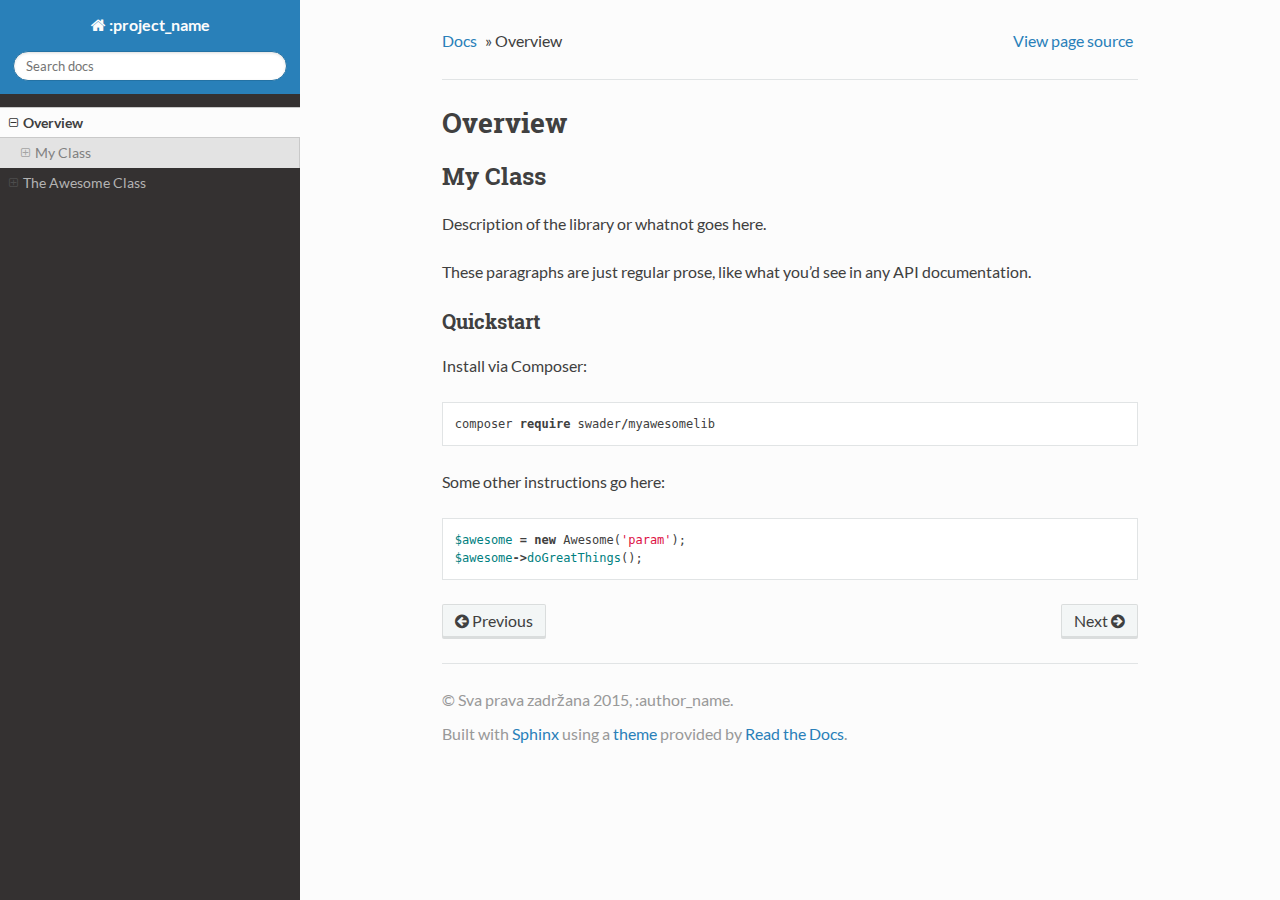
<file: _build/html/hr/overview.html>
<!DOCTYPE html>
<!--[if IE 8]><html class="no-js lt-ie9" lang="en" > <![endif]-->
<!--[if gt IE 8]><!--> <html class="no-js" lang="en" > <!--<![endif]-->
<head>
  <meta charset="utf-8">
  
  <meta name="viewport" content="width=device-width, initial-scale=1.0">
  
  <title>Overview &mdash; :project_name 1 dokumentacija</title>
  

  
  

  

  
  
    

  

  
  
    <link rel="stylesheet" href="_static/css/my_theme.css" type="text/css" />
  

  

  
    <link rel="top" title=":project_name 1 dokumentacija" href="index.html"/>
        <link rel="next" title="The Awesome Class" href="01-example.html"/>
        <link rel="prev" title="Welcome to SitePoint’s RTDSphinx-l10n documentation!" href="index.html"/> 

  
  <script src="_static/js/modernizr.min.js"></script>

</head>

<body class="wy-body-for-nav" role="document">

  <div class="wy-grid-for-nav">

    
    <nav data-toggle="wy-nav-shift" class="wy-nav-side">
      <div class="wy-side-nav-search">
        

        
          <a href="index.html" class="icon icon-home"> :project_name
        

        
        </a>

        
<div role="search">
  <form id="rtd-search-form" class="wy-form" action="search.html" method="get">
    <input type="text" name="q" placeholder="Search docs" />
    <input type="hidden" name="check_keywords" value="yes" />
    <input type="hidden" name="area" value="default" />
  </form>
</div>

        
      </div>

      <div class="wy-menu wy-menu-vertical" data-spy="affix" role="navigation" aria-label="main navigation">
        
          
          
              <ul class="current">
<li class="toctree-l1 current"><a class="current reference internal" href="">Overview</a><ul>
<li class="toctree-l2"><a class="reference internal" href="#my-class">My Class</a><ul>
<li class="toctree-l3"><a class="reference internal" href="#quickstart">Quickstart</a></li>
</ul>
</li>
</ul>
</li>
<li class="toctree-l1"><a class="reference internal" href="01-example.html">The Awesome Class</a><ul>
<li class="toctree-l2"><a class="reference internal" href="01-example.html#somestaticmethod"><span class="hidden">someStaticMethod</span></a></li>
<li class="toctree-l2"><a class="reference internal" href="01-example.html#anothermethod"><span class="hidden">anotherMethod</span></a></li>
</ul>
</li>
</ul>

          
        
      </div>
      &nbsp;
    </nav>

    <section data-toggle="wy-nav-shift" class="wy-nav-content-wrap">

      
      <nav class="wy-nav-top" role="navigation" aria-label="top navigation">
        <i data-toggle="wy-nav-top" class="fa fa-bars"></i>
        <a href="index.html">:project_name</a>
      </nav>


      
      <div class="wy-nav-content">
        <div class="rst-content">
          <div role="navigation" aria-label="breadcrumbs navigation">
  <ul class="wy-breadcrumbs">
    <li><a href="index.html">Docs</a> &raquo;</li>
      
    <li>Overview</li>
      <li class="wy-breadcrumbs-aside">
        
          
            <a href="_sources/overview.txt" rel="nofollow"> View page source</a>
          
        
      </li>
  </ul>
  <hr/>
</div>
          <div role="main" class="document">
            
  <div class="section" id="overview">
<h1>Overview<a class="headerlink" href="#overview" title="Link na taj naslov">¶</a></h1>
<div class="section" id="my-class">
<h2>My Class<a class="headerlink" href="#my-class" title="Link na taj naslov">¶</a></h2>
<p>Description of the library or whatnot goes here.</p>
<p>These paragraphs are just regular prose, like what you&#8217;d see in any API documentation.</p>
<div class="section" id="quickstart">
<h3>Quickstart<a class="headerlink" href="#quickstart" title="Link na taj naslov">¶</a></h3>
<p>Install via Composer:</p>
<div class="highlight-php"><div class="highlight"><pre><span class="nx">composer</span> <span class="k">require</span> <span class="nx">swader</span><span class="o">/</span><span class="nx">myawesomelib</span>
</pre></div>
</div>
<p>Some other instructions go here:</p>
<div class="highlight-php"><div class="highlight"><pre><span class="nv">$awesome</span> <span class="o">=</span> <span class="k">new</span> <span class="nx">Awesome</span><span class="p">(</span><span class="s1">&#39;param&#39;</span><span class="p">);</span>
<span class="nv">$awesome</span><span class="o">-&gt;</span><span class="na">doGreatThings</span><span class="p">();</span>
</pre></div>
</div>
</div>
</div>
</div>


          </div>
          <footer>
  
    <div class="rst-footer-buttons" role="navigation" aria-label="footer navigation">
      
        <a href="01-example.html" class="btn btn-neutral float-right" title="The Awesome Class" accesskey="n">Next <span class="fa fa-arrow-circle-right"></span></a>
      
      
        <a href="index.html" class="btn btn-neutral" title="Welcome to SitePoint’s RTDSphinx-l10n documentation!" accesskey="p"><span class="fa fa-arrow-circle-left"></span> Previous</a>
      
    </div>
  

  <hr/>

  <div role="contentinfo">
    <p>
        &copy; Sva prava zadržana 2015, :author_name.
    </p>
  </div>
  Built with <a href="http://sphinx-doc.org/">Sphinx</a> using a <a href="https://github.com/snide/sphinx_rtd_theme">theme</a> provided by <a href="https://readthedocs.org">Read the Docs</a>.

</footer>

        </div>
      </div>

    </section>

  </div>
  


  

    <script type="text/javascript">
        var DOCUMENTATION_OPTIONS = {
            URL_ROOT:'./',
            VERSION:'1',
            COLLAPSE_INDEX:false,
            FILE_SUFFIX:'.html',
            HAS_SOURCE:  true
        };
    </script>
      <script type="text/javascript" src="_static/jquery.js"></script>
      <script type="text/javascript" src="_static/underscore.js"></script>
      <script type="text/javascript" src="_static/doctools.js"></script>
      <script type="text/javascript" src="_static/translations.js"></script>

  

  
  
    <script type="text/javascript" src="_static/js/theme.js"></script>
  

  
  
  <script type="text/javascript">
      jQuery(function () {
          SphinxRtdTheme.StickyNav.enable();
      });
  </script>
   

</body>
</html>
</file>
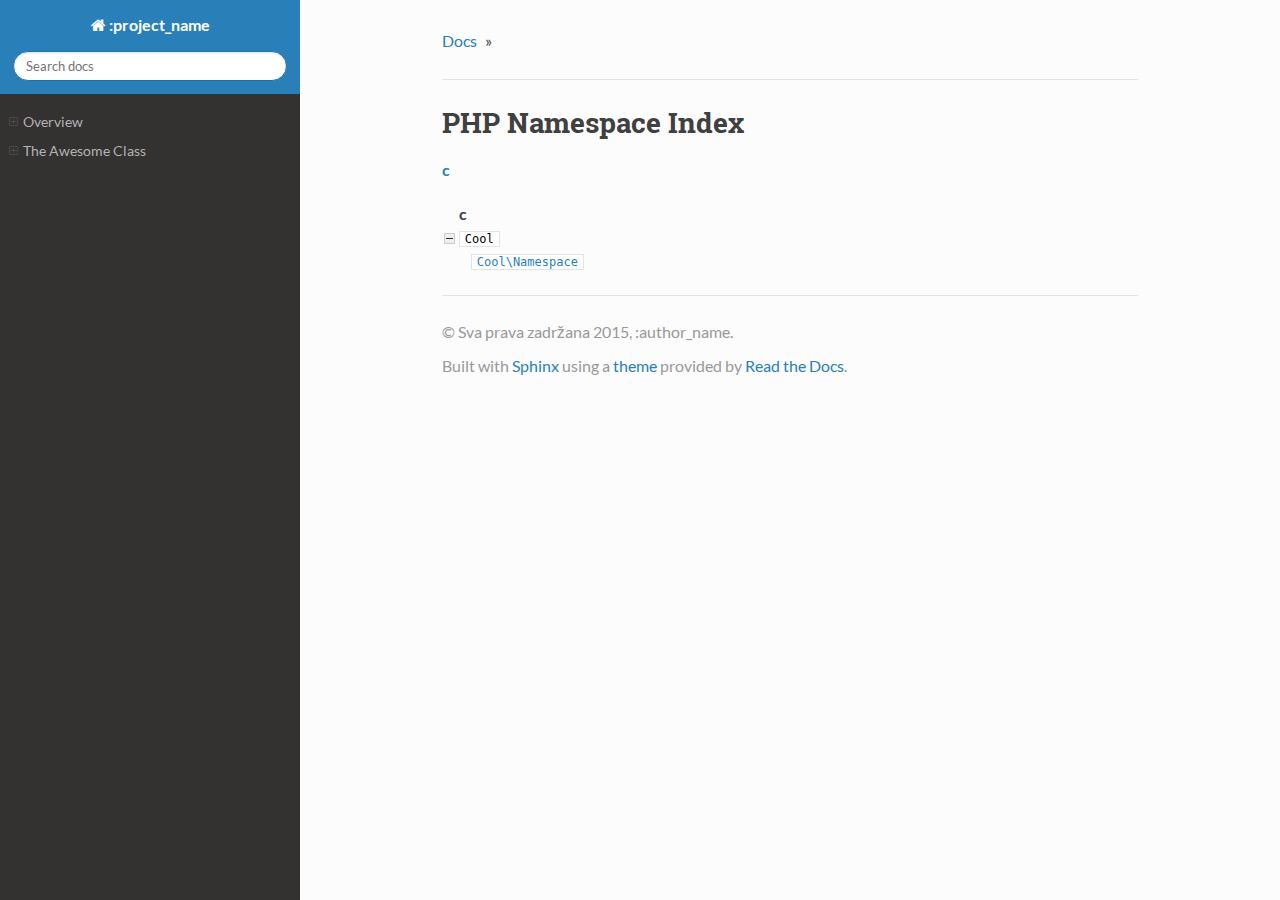
<file: _build/html/hr/php-modindex.html>
<!DOCTYPE html>
<!--[if IE 8]><html class="no-js lt-ie9" lang="en" > <![endif]-->
<!--[if gt IE 8]><!--> <html class="no-js" lang="en" > <!--<![endif]-->
<head>
  <meta charset="utf-8">
  
  <meta name="viewport" content="width=device-width, initial-scale=1.0">
  
  <title>PHP Namespace Index &mdash; :project_name 1 dokumentacija</title>
  

  
  

  

  
  
    

  

  
  
    <link rel="stylesheet" href="_static/css/my_theme.css" type="text/css" />
  

  

  
    <link rel="top" title=":project_name 1 dokumentacija" href="index.html"/>
 



  
  <script src="_static/js/modernizr.min.js"></script>

</head>

<body class="wy-body-for-nav" role="document">

  <div class="wy-grid-for-nav">

    
    <nav data-toggle="wy-nav-shift" class="wy-nav-side">
      <div class="wy-side-nav-search">
        

        
          <a href="index.html" class="icon icon-home"> :project_name
        

        
        </a>

        
<div role="search">
  <form id="rtd-search-form" class="wy-form" action="search.html" method="get">
    <input type="text" name="q" placeholder="Search docs" />
    <input type="hidden" name="check_keywords" value="yes" />
    <input type="hidden" name="area" value="default" />
  </form>
</div>

        
      </div>

      <div class="wy-menu wy-menu-vertical" data-spy="affix" role="navigation" aria-label="main navigation">
        
          
          
              <ul>
<li class="toctree-l1"><a class="reference internal" href="overview.html">Overview</a><ul>
<li class="toctree-l2"><a class="reference internal" href="overview.html#my-class">My Class</a><ul>
<li class="toctree-l3"><a class="reference internal" href="overview.html#quickstart">Quickstart</a></li>
</ul>
</li>
</ul>
</li>
<li class="toctree-l1"><a class="reference internal" href="01-example.html">The Awesome Class</a><ul>
<li class="toctree-l2"><a class="reference internal" href="01-example.html#somestaticmethod"><span class="hidden">someStaticMethod</span></a></li>
<li class="toctree-l2"><a class="reference internal" href="01-example.html#anothermethod"><span class="hidden">anotherMethod</span></a></li>
</ul>
</li>
</ul>

          
        
      </div>
      &nbsp;
    </nav>

    <section data-toggle="wy-nav-shift" class="wy-nav-content-wrap">

      
      <nav class="wy-nav-top" role="navigation" aria-label="top navigation">
        <i data-toggle="wy-nav-top" class="fa fa-bars"></i>
        <a href="index.html">:project_name</a>
      </nav>


      
      <div class="wy-nav-content">
        <div class="rst-content">
          <div role="navigation" aria-label="breadcrumbs navigation">
  <ul class="wy-breadcrumbs">
    <li><a href="index.html">Docs</a> &raquo;</li>
      
    <li></li>
      <li class="wy-breadcrumbs-aside">
        
          
        
      </li>
  </ul>
  <hr/>
</div>
          <div role="main" class="document">
            

   <h1>PHP Namespace Index</h1>

   <div class="modindex-jumpbox">
   <a href="#cap-c"><strong>c</strong></a>
   </div>

   <table class="indextable modindextable" cellspacing="0" cellpadding="2">
     <tr class="pcap"><td></td><td>&nbsp;</td><td></td></tr>
     <tr class="cap" id="cap-c"><td></td><td>
       <strong>c</strong></td><td></td></tr>
     <tr>
       <td><img src="_static/minus.png" class="toggler"
              id="toggle-1" style="display: none" alt="-" /></td>
       <td>
       <code class="xref">Cool</code></td><td>
       <em></em></td></tr>
     <tr class="cg-1">
       <td></td>
       <td>&nbsp;&nbsp;&nbsp;
       <a href="01-example.html#namespace-Cool\Namespace"><code class="xref">Cool\Namespace</code></a></td><td>
       <em></em></td></tr>
   </table>


          </div>
          <footer>
  

  <hr/>

  <div role="contentinfo">
    <p>
        &copy; Sva prava zadržana 2015, :author_name.
    </p>
  </div>
  Built with <a href="http://sphinx-doc.org/">Sphinx</a> using a <a href="https://github.com/snide/sphinx_rtd_theme">theme</a> provided by <a href="https://readthedocs.org">Read the Docs</a>.

</footer>

        </div>
      </div>

    </section>

  </div>
  


  

    <script type="text/javascript">
        var DOCUMENTATION_OPTIONS = {
            URL_ROOT:'./',
            VERSION:'1',
            COLLAPSE_INDEX:false,
            FILE_SUFFIX:'.html',
            HAS_SOURCE:  true
        };
    </script>
      <script type="text/javascript" src="_static/jquery.js"></script>
      <script type="text/javascript" src="_static/underscore.js"></script>
      <script type="text/javascript" src="_static/doctools.js"></script>
      <script type="text/javascript" src="_static/translations.js"></script>

  

  
  
    <script type="text/javascript" src="_static/js/theme.js"></script>
  

  
  
  <script type="text/javascript">
      jQuery(function () {
          SphinxRtdTheme.StickyNav.enable();
      });
  </script>
   

</body>
</html>
</file>
<file: _build/html/en/_static/css/theme.css>
﻿*{-webkit-box-sizing:border-box;-moz-box-sizing:border-box;box-sizing:border-box}article,aside,details,figcaption,figure,footer,header,hgroup,nav,section{display:block}audio,canvas,video{display:inline-block;*display:inline;*zoom:1}audio:not([controls]){display:none}[hidden]{display:none}*{-webkit-box-sizing:border-box;-moz-box-sizing:border-box;box-sizing:border-box}html{font-size:100%;-webkit-text-size-adjust:100%;-ms-text-size-adjust:100%}body{margin:0}a:hover,a:active{outline:0}abbr[title]{border-bottom:1px dotted}b,strong{font-weight:bold}blockquote{margin:0}dfn{font-style:italic}ins{background:#ff9;color:#000;text-decoration:none}mark{background:#ff0;color:#000;font-style:italic;font-weight:bold}pre,code,.rst-content tt,.rst-content code,kbd,samp{font-family:monospace,serif;_font-family:"courier new",monospace;font-size:1em}pre{white-space:pre}q{quotes:none}q:before,q:after{content:"";content:none}small{font-size:85%}sub,sup{font-size:75%;line-height:0;position:relative;vertical-align:baseline}sup{top:-0.5em}sub{bottom:-0.25em}ul,ol,dl{margin:0;padding:0;list-style:none;list-style-image:none}li{list-style:none}dd{margin:0}img{border:0;-ms-interpolation-mode:bicubic;vertical-align:middle;max-width:100%}svg:not(:root){overflow:hidden}figure{margin:0}form{margin:0}fieldset{border:0;margin:0;padding:0}label{cursor:pointer}legend{border:0;*margin-left:-7px;padding:0;white-space:normal}button,input,select,textarea{font-size:100%;margin:0;vertical-align:baseline;*vertical-align:middle}button,input{line-height:normal}button,input[type="button"],input[type="reset"],input[type="submit"]{cursor:pointer;-webkit-appearance:button;*overflow:visible}button[disabled],input[disabled]{cursor:default}input[type="checkbox"],input[type="radio"]{box-sizing:border-box;padding:0;*width:13px;*height:13px}input[type="search"]{-webkit-appearance:textfield;-moz-box-sizing:content-box;-webkit-box-sizing:content-box;box-sizing:content-box}input[type="search"]::-webkit-search-decoration,input[type="search"]::-webkit-search-cancel-button{-webkit-appearance:none}button::-moz-focus-inner,input::-moz-focus-inner{border:0;padding:0}textarea{overflow:auto;vertical-align:top;resize:vertical}table{border-collapse:collapse;border-spacing:0}td{vertical-align:top}.chromeframe{margin:0.2em 0;background:#ccc;color:#000;padding:0.2em 0}.ir{display:block;border:0;text-indent:-999em;overflow:hidden;background-color:transparent;background-repeat:no-repeat;text-align:left;direction:ltr;*line-height:0}.ir br{display:none}.hidden{display:none !important;visibility:hidden}.visuallyhidden{border:0;clip:rect(0 0 0 0);height:1px;margin:-1px;overflow:hidden;padding:0;position:absolute;width:1px}.visuallyhidden.focusable:active,.visuallyhidden.focusable:focus{clip:auto;height:auto;margin:0;overflow:visible;position:static;width:auto}.invisible{visibility:hidden}.relative{position:relative}big,small{font-size:100%}@media print{html,body,section{background:none !important}*{box-shadow:none !important;text-shadow:none !important;filter:none !important;-ms-filter:none !important}a,a:visited{text-decoration:underline}.ir a:after,a[href^="javascript:"]:after,a[href^="#"]:after{content:""}pre,blockquote{page-break-inside:avoid}thead{display:table-header-group}tr,img{page-break-inside:avoid}img{max-width:100% !important}@page{margin:0.5cm}p,h2,.rst-content p.caption,h3{orphans:3;widows:3}h2,.rst-content p.caption,h3{page-break-after:avoid}}.fa:before,.wy-menu-vertical li span.toctree-expand:before,.wy-menu-vertical li.on a span.toctree-expand:before,.wy-menu-vertical li.current>a span.toctree-expand:before,.rst-content .admonition-title:before,.rst-content h1 .headerlink:before,.rst-content h2 .headerlink:before,.rst-content p.caption .headerlink:before,.rst-content h3 .headerlink:before,.rst-content h4 .headerlink:before,.rst-content h5 .headerlink:before,.rst-content h6 .headerlink:before,.rst-content dl dt .headerlink:before,.rst-content tt.download span:first-child:before,.rst-content code.download span:first-child:before,.icon:before,.wy-dropdown .caret:before,.wy-inline-validate.wy-inline-validate-success .wy-input-context:before,.wy-inline-validate.wy-inline-validate-danger .wy-input-context:before,.wy-inline-validate.wy-inline-validate-warning .wy-input-context:before,.wy-inline-validate.wy-inline-validate-info .wy-input-context:before,.wy-alert,.rst-content .note,.rst-content .attention,.rst-content .caution,.rst-content .danger,.rst-content .error,.rst-content .hint,.rst-content .important,.rst-content .tip,.rst-content .warning,.rst-content .seealso,.rst-content .admonition-todo,.btn,input[type="text"],input[type="password"],input[type="email"],input[type="url"],input[type="date"],input[type="month"],input[type="time"],input[type="datetime"],input[type="datetime-local"],input[type="week"],input[type="number"],input[type="search"],input[type="tel"],input[type="color"],select,textarea,.wy-menu-vertical li.on a,.wy-menu-vertical li.current>a,.wy-side-nav-search>a,.wy-side-nav-search .wy-dropdown>a,.wy-nav-top a{-webkit-font-smoothing:antialiased}.clearfix{*zoom:1}.clearfix:before,.clearfix:after{display:table;content:""}.clearfix:after{clear:both}/*!
 *  Font Awesome 4.2.0 by @davegandy - http://fontawesome.io - @fontawesome
 *  License - http://fontawesome.io/license (Font: SIL OFL 1.1, CSS: MIT License)
 */@font-face{font-family:'FontAwesome';src:url("../fonts/fontawesome-webfont.eot?v=4.2.0");src:url("../fonts/fontawesome-webfont.eot?#iefix&v=4.2.0") format("embedded-opentype"),url("../fonts/fontawesome-webfont.woff?v=4.2.0") format("woff"),url("../fonts/fontawesome-webfont.ttf?v=4.2.0") format("truetype"),url("../fonts/fontawesome-webfont.svg?v=4.2.0#fontawesomeregular") format("svg");font-weight:normal;font-style:normal}.fa,.wy-menu-vertical li span.toctree-expand,.wy-menu-vertical li.on a span.toctree-expand,.wy-menu-vertical li.current>a span.toctree-expand,.rst-content .admonition-title,.rst-content h1 .headerlink,.rst-content h2 .headerlink,.rst-content p.caption .headerlink,.rst-content h3 .headerlink,.rst-content h4 .headerlink,.rst-content h5 .headerlink,.rst-content h6 .headerlink,.rst-content dl dt .headerlink,.rst-content tt.download span:first-child,.rst-content code.download span:first-child,.icon{display:inline-block;font:normal normal normal 14px/1 FontAwesome;font-size:inherit;text-rendering:auto;-webkit-font-smoothing:antialiased;-moz-osx-font-smoothing:grayscale}.fa-lg{font-size:1.33333em;line-height:0.75em;vertical-align:-15%}.fa-2x{font-size:2em}.fa-3x{font-size:3em}.fa-4x{font-size:4em}.fa-5x{font-size:5em}.fa-fw{width:1.28571em;text-align:center}.fa-ul{padding-left:0;margin-left:2.14286em;list-style-type:none}.fa-ul>li{position:relative}.fa-li{position:absolute;left:-2.14286em;width:2.14286em;top:0.14286em;text-align:center}.fa-li.fa-lg{left:-1.85714em}.fa-border{padding:.2em .25em .15em;border:solid 0.08em #eee;border-radius:.1em}.pull-right{float:right}.pull-left{float:left}.fa.pull-left,.wy-menu-vertical li span.pull-left.toctree-expand,.wy-menu-vertical li.on a span.pull-left.toctree-expand,.wy-menu-vertical li.current>a span.pull-left.toctree-expand,.rst-content .pull-left.admonition-title,.rst-content h1 .pull-left.headerlink,.rst-content h2 .pull-left.headerlink,.rst-content p.caption .pull-left.headerlink,.rst-content h3 .pull-left.headerlink,.rst-content h4 .pull-left.headerlink,.rst-content h5 .pull-left.headerlink,.rst-content h6 .pull-left.headerlink,.rst-content dl dt .pull-left.headerlink,.rst-content tt.download span.pull-left:first-child,.rst-content code.download span.pull-left:first-child,.pull-left.icon{margin-right:.3em}.fa.pull-right,.wy-menu-vertical li span.pull-right.toctree-expand,.wy-menu-vertical li.on a span.pull-right.toctree-expand,.wy-menu-vertical li.current>a span.pull-right.toctree-expand,.rst-content .pull-right.admonition-title,.rst-content h1 .pull-right.headerlink,.rst-content h2 .pull-right.headerlink,.rst-content p.caption .pull-right.headerlink,.rst-content h3 .pull-right.headerlink,.rst-content h4 .pull-right.headerlink,.rst-content h5 .pull-right.headerlink,.rst-content h6 .pull-right.headerlink,.rst-content dl dt .pull-right.headerlink,.rst-content tt.download span.pull-right:first-child,.rst-content code.download span.pull-right:first-child,.pull-right.icon{margin-left:.3em}.fa-spin{-webkit-animation:fa-spin 2s infinite linear;animation:fa-spin 2s infinite linear}@-webkit-keyframes fa-spin{0%{-webkit-transform:rotate(0deg);transform:rotate(0deg)}100%{-webkit-transform:rotate(359deg);transform:rotate(359deg)}}@keyframes fa-spin{0%{-webkit-transform:rotate(0deg);transform:rotate(0deg)}100%{-webkit-transform:rotate(359deg);transform:rotate(359deg)}}.fa-rotate-90{filter:progid:DXImageTransform.Microsoft.BasicImage(rotation=1);-webkit-transform:rotate(90deg);-ms-transform:rotate(90deg);transform:rotate(90deg)}.fa-rotate-180{filter:progid:DXImageTransform.Microsoft.BasicImage(rotation=2);-webkit-transform:rotate(180deg);-ms-transform:rotate(180deg);transform:rotate(180deg)}.fa-rotate-270{filter:progid:DXImageTransform.Microsoft.BasicImage(rotation=3);-webkit-transform:rotate(270deg);-ms-transform:rotate(270deg);transform:rotate(270deg)}.fa-flip-horizontal{filter:progid:DXImageTransform.Microsoft.BasicImage(rotation=0);-webkit-transform:scale(-1, 1);-ms-transform:scale(-1, 1);transform:scale(-1, 1)}.fa-flip-vertical{filter:progid:DXImageTransform.Microsoft.BasicImage(rotation=2);-webkit-transform:scale(1, -1);-ms-transform:scale(1, -1);transform:scale(1, -1)}:root .fa-rotate-90,:root .fa-rotate-180,:root .fa-rotate-270,:root .fa-flip-horizontal,:root .fa-flip-vertical{filter:none}.fa-stack{position:relative;display:inline-block;width:2em;height:2em;line-height:2em;vertical-align:middle}.fa-stack-1x,.fa-stack-2x{position:absolute;left:0;width:100%;text-align:center}.fa-stack-1x{line-height:inherit}.fa-stack-2x{font-size:2em}.fa-inverse{color:#fff}.fa-glass:before{content:""}.fa-music:before{content:""}.fa-search:before,.icon-search:before{content:""}.fa-envelope-o:before{content:""}.fa-heart:before{content:""}.fa-star:before{content:""}.fa-star-o:before{content:""}.fa-user:before{content:""}.fa-film:before{content:""}.fa-th-large:before{content:""}.fa-th:before{content:""}.fa-th-list:before{content:""}.fa-check:before{content:""}.fa-remove:before,.fa-close:before,.fa-times:before{content:""}.fa-search-plus:before{content:""}.fa-search-minus:before{content:""}.fa-power-off:before{content:""}.fa-signal:before{content:""}.fa-gear:before,.fa-cog:before{content:""}.fa-trash-o:before{content:""}.fa-home:before,.icon-home:before{content:""}.fa-file-o:before{content:""}.fa-clock-o:before{content:""}.fa-road:before{content:""}.fa-download:before,.rst-content tt.download span:first-child:before,.rst-content code.download span:first-child:before{content:""}.fa-arrow-circle-o-down:before{content:""}.fa-arrow-circle-o-up:before{content:""}.fa-inbox:before{content:""}.fa-play-circle-o:before{content:""}.fa-rotate-right:before,.fa-repeat:before{content:""}.fa-refresh:before{content:""}.fa-list-alt:before{content:""}.fa-lock:before{content:""}.fa-flag:before{content:""}.fa-headphones:before{content:""}.fa-volume-off:before{content:""}.fa-volume-down:before{content:""}.fa-volume-up:before{content:""}.fa-qrcode:before{content:""}.fa-barcode:before{content:""}.fa-tag:before{content:""}.fa-tags:before{content:""}.fa-book:before,.icon-book:before{content:""}.fa-bookmark:before{content:""}.fa-print:before{content:""}.fa-camera:before{content:""}.fa-font:before{content:""}.fa-bold:before{content:""}.fa-italic:before{content:""}.fa-text-height:before{content:""}.fa-text-width:before{content:""}.fa-align-left:before{content:""}.fa-align-center:before{content:""}.fa-align-right:before{content:""}.fa-align-justify:before{content:""}.fa-list:before{content:""}.fa-dedent:before,.fa-outdent:before{content:""}.fa-indent:before{content:""}.fa-video-camera:before{content:""}.fa-photo:before,.fa-image:before,.fa-picture-o:before{content:""}.fa-pencil:before{content:""}.fa-map-marker:before{content:""}.fa-adjust:before{content:""}.fa-tint:before{content:""}.fa-edit:before,.fa-pencil-square-o:before{content:""}.fa-share-square-o:before{content:""}.fa-check-square-o:before{content:""}.fa-arrows:before{content:""}.fa-step-backward:before{content:""}.fa-fast-backward:before{content:""}.fa-backward:before{content:""}.fa-play:before{content:""}.fa-pause:before{content:""}.fa-stop:before{content:""}.fa-forward:before{content:""}.fa-fast-forward:before{content:""}.fa-step-forward:before{content:""}.fa-eject:before{content:""}.fa-chevron-left:before{content:""}.fa-chevron-right:before{content:""}.fa-plus-circle:before{content:""}.fa-minus-circle:before{content:""}.fa-times-circle:before,.wy-inline-validate.wy-inline-validate-danger .wy-input-context:before{content:""}.fa-check-circle:before,.wy-inline-validate.wy-inline-validate-success .wy-input-context:before{content:""}.fa-question-circle:before{content:""}.fa-info-circle:before{content:""}.fa-crosshairs:before{content:""}.fa-times-circle-o:before{content:""}.fa-check-circle-o:before{content:""}.fa-ban:before{content:""}.fa-arrow-left:before{content:""}.fa-arrow-right:before{content:""}.fa-arrow-up:before{content:""}.fa-arrow-down:before{content:""}.fa-mail-forward:before,.fa-share:before{content:""}.fa-expand:before{content:""}.fa-compress:before{content:""}.fa-plus:before{content:""}.fa-minus:before{content:""}.fa-asterisk:before{content:""}.fa-exclamation-circle:before,.wy-inline-validate.wy-inline-validate-warning .wy-input-context:before,.wy-inline-validate.wy-inline-validate-info .wy-input-context:before,.rst-content .admonition-title:before{content:""}.fa-gift:before{content:""}.fa-leaf:before{content:""}.fa-fire:before,.icon-fire:before{content:""}.fa-eye:before{content:""}.fa-eye-slash:before{content:""}.fa-warning:before,.fa-exclamation-triangle:before{content:""}.fa-plane:before{content:""}.fa-calendar:before{content:""}.fa-random:before{content:""}.fa-comment:before{content:""}.fa-magnet:before{content:""}.fa-chevron-up:before{content:""}.fa-chevron-down:before{content:""}.fa-retweet:before{content:""}.fa-shopping-cart:before{content:""}.fa-folder:before{content:""}.fa-folder-open:before{content:""}.fa-arrows-v:before{content:""}.fa-arrows-h:before{content:""}.fa-bar-chart-o:before,.fa-bar-chart:before{content:""}.fa-twitter-square:before{content:""}.fa-facebook-square:before{content:""}.fa-camera-retro:before{content:""}.fa-key:before{content:""}.fa-gears:before,.fa-cogs:before{content:""}.fa-comments:before{content:""}.fa-thumbs-o-up:before{content:""}.fa-thumbs-o-down:before{content:""}.fa-star-half:before{content:""}.fa-heart-o:before{content:""}.fa-sign-out:before{content:""}.fa-linkedin-square:before{content:""}.fa-thumb-tack:before{content:""}.fa-external-link:before{content:""}.fa-sign-in:before{content:""}.fa-trophy:before{content:""}.fa-github-square:before{content:""}.fa-upload:before{content:""}.fa-lemon-o:before{content:""}.fa-phone:before{content:""}.fa-square-o:before{content:""}.fa-bookmark-o:before{content:""}.fa-phone-square:before{content:""}.fa-twitter:before{content:""}.fa-facebook:before{content:""}.fa-github:before,.icon-github:before{content:""}.fa-unlock:before{content:""}.fa-credit-card:before{content:""}.fa-rss:before{content:""}.fa-hdd-o:before{content:""}.fa-bullhorn:before{content:""}.fa-bell:before{content:""}.fa-certificate:before{content:""}.fa-hand-o-right:before{content:""}.fa-hand-o-left:before{content:""}.fa-hand-o-up:before{content:""}.fa-hand-o-down:before{content:""}.fa-arrow-circle-left:before,.icon-circle-arrow-left:before{content:""}.fa-arrow-circle-right:before,.icon-circle-arrow-right:before{content:""}.fa-arrow-circle-up:before{content:""}.fa-arrow-circle-down:before{content:""}.fa-globe:before{content:""}.fa-wrench:before{content:""}.fa-tasks:before{content:""}.fa-filter:before{content:""}.fa-briefcase:before{content:""}.fa-arrows-alt:before{content:""}.fa-group:before,.fa-users:before{content:""}.fa-chain:before,.fa-link:before,.icon-link:before{content:""}.fa-cloud:before{content:""}.fa-flask:before{content:""}.fa-cut:before,.fa-scissors:before{content:""}.fa-copy:before,.fa-files-o:before{content:""}.fa-paperclip:before{content:""}.fa-save:before,.fa-floppy-o:before{content:""}.fa-square:before{content:""}.fa-navicon:before,.fa-reorder:before,.fa-bars:before{content:""}.fa-list-ul:before{content:""}.fa-list-ol:before{content:""}.fa-strikethrough:before{content:""}.fa-underline:before{content:""}.fa-table:before{content:""}.fa-magic:before{content:""}.fa-truck:before{content:""}.fa-pinterest:before{content:""}.fa-pinterest-square:before{content:""}.fa-google-plus-square:before{content:""}.fa-google-plus:before{content:""}.fa-money:before{content:""}.fa-caret-down:before,.wy-dropdown .caret:before,.icon-caret-down:before{content:""}.fa-caret-up:before{content:""}.fa-caret-left:before{content:""}.fa-caret-right:before{content:""}.fa-columns:before{content:""}.fa-unsorted:before,.fa-sort:before{content:""}.fa-sort-down:before,.fa-sort-desc:before{content:""}.fa-sort-up:before,.fa-sort-asc:before{content:""}.fa-envelope:before{content:""}.fa-linkedin:before{content:""}.fa-rotate-left:before,.fa-undo:before{content:""}.fa-legal:before,.fa-gavel:before{content:""}.fa-dashboard:before,.fa-tachometer:before{content:""}.fa-comment-o:before{content:""}.fa-comments-o:before{content:""}.fa-flash:before,.fa-bolt:before{content:""}.fa-sitemap:before{content:""}.fa-umbrella:before{content:""}.fa-paste:before,.fa-clipboard:before{content:""}.fa-lightbulb-o:before{content:""}.fa-exchange:before{content:""}.fa-cloud-download:before{content:""}.fa-cloud-upload:before{content:""}.fa-user-md:before{content:""}.fa-stethoscope:before{content:""}.fa-suitcase:before{content:""}.fa-bell-o:before{content:""}.fa-coffee:before{content:""}.fa-cutlery:before{content:""}.fa-file-text-o:before{content:""}.fa-building-o:before{content:""}.fa-hospital-o:before{content:""}.fa-ambulance:before{content:""}.fa-medkit:before{content:""}.fa-fighter-jet:before{content:""}.fa-beer:before{content:""}.fa-h-square:before{content:""}.fa-plus-square:before{content:""}.fa-angle-double-left:before{content:""}.fa-angle-double-right:before{content:""}.fa-angle-double-up:before{content:""}.fa-angle-double-down:before{content:""}.fa-angle-left:before{content:""}.fa-angle-right:before{content:""}.fa-angle-up:before{content:""}.fa-angle-down:before{content:""}.fa-desktop:before{content:""}.fa-laptop:before{content:""}.fa-tablet:before{content:""}.fa-mobile-phone:before,.fa-mobile:before{content:""}.fa-circle-o:before{content:""}.fa-quote-left:before{content:""}.fa-quote-right:before{content:""}.fa-spinner:before{content:""}.fa-circle:before{content:""}.fa-mail-reply:before,.fa-reply:before{content:""}.fa-github-alt:before{content:""}.fa-folder-o:before{content:""}.fa-folder-open-o:before{content:""}.fa-smile-o:before{content:""}.fa-frown-o:before{content:""}.fa-meh-o:before{content:""}.fa-gamepad:before{content:""}.fa-keyboard-o:before{content:""}.fa-flag-o:before{content:""}.fa-flag-checkered:before{content:""}.fa-terminal:before{content:""}.fa-code:before{content:""}.fa-mail-reply-all:before,.fa-reply-all:before{content:""}.fa-star-half-empty:before,.fa-star-half-full:before,.fa-star-half-o:before{content:""}.fa-location-arrow:before{content:""}.fa-crop:before{content:""}.fa-code-fork:before{content:""}.fa-unlink:before,.fa-chain-broken:before{content:""}.fa-question:before{content:""}.fa-info:before{content:""}.fa-exclamation:before{content:""}.fa-superscript:before{content:""}.fa-subscript:before{content:""}.fa-eraser:before{content:""}.fa-puzzle-piece:before{content:""}.fa-microphone:before{content:""}.fa-microphone-slash:before{content:""}.fa-shield:before{content:""}.fa-calendar-o:before{content:""}.fa-fire-extinguisher:before{content:""}.fa-rocket:before{content:""}.fa-maxcdn:before{content:""}.fa-chevron-circle-left:before{content:""}.fa-chevron-circle-right:before{content:""}.fa-chevron-circle-up:before{content:""}.fa-chevron-circle-down:before{content:""}.fa-html5:before{content:""}.fa-css3:before{content:""}.fa-anchor:before{content:""}.fa-unlock-alt:before{content:""}.fa-bullseye:before{content:""}.fa-ellipsis-h:before{content:""}.fa-ellipsis-v:before{content:""}.fa-rss-square:before{content:""}.fa-play-circle:before{content:""}.fa-ticket:before{content:""}.fa-minus-square:before{content:""}.fa-minus-square-o:before,.wy-menu-vertical li.on a span.toctree-expand:before,.wy-menu-vertical li.current>a span.toctree-expand:before{content:""}.fa-level-up:before{content:""}.fa-level-down:before{content:""}.fa-check-square:before{content:""}.fa-pencil-square:before{content:""}.fa-external-link-square:before{content:""}.fa-share-square:before{content:""}.fa-compass:before{content:""}.fa-toggle-down:before,.fa-caret-square-o-down:before{content:""}.fa-toggle-up:before,.fa-caret-square-o-up:before{content:""}.fa-toggle-right:before,.fa-caret-square-o-right:before{content:""}.fa-euro:before,.fa-eur:before{content:""}.fa-gbp:before{content:""}.fa-dollar:before,.fa-usd:before{content:""}.fa-rupee:before,.fa-inr:before{content:""}.fa-cny:before,.fa-rmb:before,.fa-yen:before,.fa-jpy:before{content:""}.fa-ruble:before,.fa-rouble:before,.fa-rub:before{content:""}.fa-won:before,.fa-krw:before{content:""}.fa-bitcoin:before,.fa-btc:before{content:""}.fa-file:before{content:""}.fa-file-text:before{content:""}.fa-sort-alpha-asc:before{content:""}.fa-sort-alpha-desc:before{content:""}.fa-sort-amount-asc:before{content:""}.fa-sort-amount-desc:before{content:""}.fa-sort-numeric-asc:before{content:""}.fa-sort-numeric-desc:before{content:""}.fa-thumbs-up:before{content:""}.fa-thumbs-down:before{content:""}.fa-youtube-square:before{content:""}.fa-youtube:before{content:""}.fa-xing:before{content:""}.fa-xing-square:before{content:""}.fa-youtube-play:before{content:""}.fa-dropbox:before{content:""}.fa-stack-overflow:before{content:""}.fa-instagram:before{content:""}.fa-flickr:before{content:""}.fa-adn:before{content:""}.fa-bitbucket:before,.icon-bitbucket:before{content:""}.fa-bitbucket-square:before{content:""}.fa-tumblr:before{content:""}.fa-tumblr-square:before{content:""}.fa-long-arrow-down:before{content:""}.fa-long-arrow-up:before{content:""}.fa-long-arrow-left:before{content:""}.fa-long-arrow-right:before{content:""}.fa-apple:before{content:""}.fa-windows:before{content:""}.fa-android:before{content:""}.fa-linux:before{content:""}.fa-dribbble:before{content:""}.fa-skype:before{content:""}.fa-foursquare:before{content:""}.fa-trello:before{content:""}.fa-female:before{content:""}.fa-male:before{content:""}.fa-gittip:before{content:""}.fa-sun-o:before{content:""}.fa-moon-o:before{content:""}.fa-archive:before{content:""}.fa-bug:before{content:""}.fa-vk:before{content:""}.fa-weibo:before{content:""}.fa-renren:before{content:""}.fa-pagelines:before{content:""}.fa-stack-exchange:before{content:""}.fa-arrow-circle-o-right:before{content:""}.fa-arrow-circle-o-left:before{content:""}.fa-toggle-left:before,.fa-caret-square-o-left:before{content:""}.fa-dot-circle-o:before{content:""}.fa-wheelchair:before{content:""}.fa-vimeo-square:before{content:""}.fa-turkish-lira:before,.fa-try:before{content:""}.fa-plus-square-o:before,.wy-menu-vertical li span.toctree-expand:before{content:""}.fa-space-shuttle:before{content:""}.fa-slack:before{content:""}.fa-envelope-square:before{content:""}.fa-wordpress:before{content:""}.fa-openid:before{content:""}.fa-institution:before,.fa-bank:before,.fa-university:before{content:""}.fa-mortar-board:before,.fa-graduation-cap:before{content:""}.fa-yahoo:before{content:""}.fa-google:before{content:""}.fa-reddit:before{content:""}.fa-reddit-square:before{content:""}.fa-stumbleupon-circle:before{content:""}.fa-stumbleupon:before{content:""}.fa-delicious:before{content:""}.fa-digg:before{content:""}.fa-pied-piper:before{content:""}.fa-pied-piper-alt:before{content:""}.fa-drupal:before{content:""}.fa-joomla:before{content:""}.fa-language:before{content:""}.fa-fax:before{content:""}.fa-building:before{content:""}.fa-child:before{content:""}.fa-paw:before{content:""}.fa-spoon:before{content:""}.fa-cube:before{content:""}.fa-cubes:before{content:""}.fa-behance:before{content:""}.fa-behance-square:before{content:""}.fa-steam:before{content:""}.fa-steam-square:before{content:""}.fa-recycle:before{content:""}.fa-automobile:before,.fa-car:before{content:""}.fa-cab:before,.fa-taxi:before{content:""}.fa-tree:before{content:""}.fa-spotify:before{content:""}.fa-deviantart:before{content:""}.fa-soundcloud:before{content:""}.fa-database:before{content:""}.fa-file-pdf-o:before{content:""}.fa-file-word-o:before{content:""}.fa-file-excel-o:before{content:""}.fa-file-powerpoint-o:before{content:""}.fa-file-photo-o:before,.fa-file-picture-o:before,.fa-file-image-o:before{content:""}.fa-file-zip-o:before,.fa-file-archive-o:before{content:""}.fa-file-sound-o:before,.fa-file-audio-o:before{content:""}.fa-file-movie-o:before,.fa-file-video-o:before{content:""}.fa-file-code-o:before{content:""}.fa-vine:before{content:""}.fa-codepen:before{content:""}.fa-jsfiddle:before{content:""}.fa-life-bouy:before,.fa-life-buoy:before,.fa-life-saver:before,.fa-support:before,.fa-life-ring:before{content:""}.fa-circle-o-notch:before{content:""}.fa-ra:before,.fa-rebel:before{content:""}.fa-ge:before,.fa-empire:before{content:""}.fa-git-square:before{content:""}.fa-git:before{content:""}.fa-hacker-news:before{content:""}.fa-tencent-weibo:before{content:""}.fa-qq:before{content:""}.fa-wechat:before,.fa-weixin:before{content:""}.fa-send:before,.fa-paper-plane:before{content:""}.fa-send-o:before,.fa-paper-plane-o:before{content:""}.fa-history:before{content:""}.fa-circle-thin:before{content:""}.fa-header:before{content:""}.fa-paragraph:before{content:""}.fa-sliders:before{content:""}.fa-share-alt:before{content:""}.fa-share-alt-square:before{content:""}.fa-bomb:before{content:""}.fa-soccer-ball-o:before,.fa-futbol-o:before{content:""}.fa-tty:before{content:""}.fa-binoculars:before{content:""}.fa-plug:before{content:""}.fa-slideshare:before{content:""}.fa-twitch:before{content:""}.fa-yelp:before{content:""}.fa-newspaper-o:before{content:""}.fa-wifi:before{content:""}.fa-calculator:before{content:""}.fa-paypal:before{content:""}.fa-google-wallet:before{content:""}.fa-cc-visa:before{content:""}.fa-cc-mastercard:before{content:""}.fa-cc-discover:before{content:""}.fa-cc-amex:before{content:""}.fa-cc-paypal:before{content:""}.fa-cc-stripe:before{content:""}.fa-bell-slash:before{content:""}.fa-bell-slash-o:before{content:""}.fa-trash:before{content:""}.fa-copyright:before{content:""}.fa-at:before{content:""}.fa-eyedropper:before{content:""}.fa-paint-brush:before{content:""}.fa-birthday-cake:before{content:""}.fa-area-chart:before{content:""}.fa-pie-chart:before{content:""}.fa-line-chart:before{content:""}.fa-lastfm:before{content:""}.fa-lastfm-square:before{content:""}.fa-toggle-off:before{content:""}.fa-toggle-on:before{content:""}.fa-bicycle:before{content:""}.fa-bus:before{content:""}.fa-ioxhost:before{content:""}.fa-angellist:before{content:""}.fa-cc:before{content:""}.fa-shekel:before,.fa-sheqel:before,.fa-ils:before{content:""}.fa-meanpath:before{content:""}.fa,.wy-menu-vertical li span.toctree-expand,.wy-menu-vertical li.on a span.toctree-expand,.wy-menu-vertical li.current>a span.toctree-expand,.rst-content .admonition-title,.rst-content h1 .headerlink,.rst-content h2 .headerlink,.rst-content p.caption .headerlink,.rst-content h3 .headerlink,.rst-content h4 .headerlink,.rst-content h5 .headerlink,.rst-content h6 .headerlink,.rst-content dl dt .headerlink,.rst-content tt.download span:first-child,.rst-content code.download span:first-child,.icon,.wy-dropdown .caret,.wy-inline-validate.wy-inline-validate-success .wy-input-context,.wy-inline-validate.wy-inline-validate-danger .wy-input-context,.wy-inline-validate.wy-inline-validate-warning .wy-input-context,.wy-inline-validate.wy-inline-validate-info .wy-input-context{font-family:inherit}.fa:before,.wy-menu-vertical li span.toctree-expand:before,.wy-menu-vertical li.on a span.toctree-expand:before,.wy-menu-vertical li.current>a span.toctree-expand:before,.rst-content .admonition-title:before,.rst-content h1 .headerlink:before,.rst-content h2 .headerlink:before,.rst-content p.caption .headerlink:before,.rst-content h3 .headerlink:before,.rst-content h4 .headerlink:before,.rst-content h5 .headerlink:before,.rst-content h6 .headerlink:before,.rst-content dl dt .headerlink:before,.rst-content tt.download span:first-child:before,.rst-content code.download span:first-child:before,.icon:before,.wy-dropdown .caret:before,.wy-inline-validate.wy-inline-validate-success .wy-input-context:before,.wy-inline-validate.wy-inline-validate-danger .wy-input-context:before,.wy-inline-validate.wy-inline-validate-warning .wy-input-context:before,.wy-inline-validate.wy-inline-validate-info .wy-input-context:before{font-family:"FontAwesome";display:inline-block;font-style:normal;font-weight:normal;line-height:1;text-decoration:inherit}a .fa,a .wy-menu-vertical li span.toctree-expand,.wy-menu-vertical li a span.toctree-expand,.wy-menu-vertical li.on a span.toctree-expand,.wy-menu-vertical li.current>a span.toctree-expand,a .rst-content .admonition-title,.rst-content a .admonition-title,a .rst-content h1 .headerlink,.rst-content h1 a .headerlink,a .rst-content h2 .headerlink,.rst-content h2 a .headerlink,a .rst-content p.caption .headerlink,.rst-content p.caption a .headerlink,a .rst-content h3 .headerlink,.rst-content h3 a .headerlink,a .rst-content h4 .headerlink,.rst-content h4 a .headerlink,a .rst-content h5 .headerlink,.rst-content h5 a .headerlink,a .rst-content h6 .headerlink,.rst-content h6 a .headerlink,a .rst-content dl dt .headerlink,.rst-content dl dt a .headerlink,a .rst-content tt.download span:first-child,.rst-content tt.download a span:first-child,a .rst-content code.download span:first-child,.rst-content code.download a span:first-child,a .icon{display:inline-block;text-decoration:inherit}.btn .fa,.btn .wy-menu-vertical li span.toctree-expand,.wy-menu-vertical li .btn span.toctree-expand,.btn .wy-menu-vertical li.on a span.toctree-expand,.wy-menu-vertical li.on a .btn span.toctree-expand,.btn .wy-menu-vertical li.current>a span.toctree-expand,.wy-menu-vertical li.current>a .btn span.toctree-expand,.btn .rst-content .admonition-title,.rst-content .btn .admonition-title,.btn .rst-content h1 .headerlink,.rst-content h1 .btn .headerlink,.btn .rst-content h2 .headerlink,.rst-content h2 .btn .headerlink,.btn .rst-content p.caption .headerlink,.rst-content p.caption .btn .headerlink,.btn .rst-content h3 .headerlink,.rst-content h3 .btn .headerlink,.btn .rst-content h4 .headerlink,.rst-content h4 .btn .headerlink,.btn .rst-content h5 .headerlink,.rst-content h5 .btn .headerlink,.btn .rst-content h6 .headerlink,.rst-content h6 .btn .headerlink,.btn .rst-content dl dt .headerlink,.rst-content dl dt .btn .headerlink,.btn .rst-content tt.download span:first-child,.rst-content tt.download .btn span:first-child,.btn .rst-content code.download span:first-child,.rst-content code.download .btn span:first-child,.btn .icon,.nav .fa,.nav .wy-menu-vertical li span.toctree-expand,.wy-menu-vertical li .nav span.toctree-expand,.nav .wy-menu-vertical li.on a span.toctree-expand,.wy-menu-vertical li.on a .nav span.toctree-expand,.nav .wy-menu-vertical li.current>a span.toctree-expand,.wy-menu-vertical li.current>a .nav span.toctree-expand,.nav .rst-content .admonition-title,.rst-content .nav .admonition-title,.nav .rst-content h1 .headerlink,.rst-content h1 .nav .headerlink,.nav .rst-content h2 .headerlink,.rst-content h2 .nav .headerlink,.nav .rst-content p.caption .headerlink,.rst-content p.caption .nav .headerlink,.nav .rst-content h3 .headerlink,.rst-content h3 .nav .headerlink,.nav .rst-content h4 .headerlink,.rst-content h4 .nav .headerlink,.nav .rst-content h5 .headerlink,.rst-content h5 .nav .headerlink,.nav .rst-content h6 .headerlink,.rst-content h6 .nav .headerlink,.nav .rst-content dl dt .headerlink,.rst-content dl dt .nav .headerlink,.nav .rst-content tt.download span:first-child,.rst-content tt.download .nav span:first-child,.nav .rst-content code.download span:first-child,.rst-content code.download .nav span:first-child,.nav .icon{display:inline}.btn .fa.fa-large,.btn .wy-menu-vertical li span.fa-large.toctree-expand,.wy-menu-vertical li .btn span.fa-large.toctree-expand,.btn .rst-content .fa-large.admonition-title,.rst-content .btn .fa-large.admonition-title,.btn .rst-content h1 .fa-large.headerlink,.rst-content h1 .btn .fa-large.headerlink,.btn .rst-content h2 .fa-large.headerlink,.rst-content h2 .btn .fa-large.headerlink,.btn .rst-content p.caption .fa-large.headerlink,.rst-content p.caption .btn .fa-large.headerlink,.btn .rst-content h3 .fa-large.headerlink,.rst-content h3 .btn .fa-large.headerlink,.btn .rst-content h4 .fa-large.headerlink,.rst-content h4 .btn .fa-large.headerlink,.btn .rst-content h5 .fa-large.headerlink,.rst-content h5 .btn .fa-large.headerlink,.btn .rst-content h6 .fa-large.headerlink,.rst-content h6 .btn .fa-large.headerlink,.btn .rst-content dl dt .fa-large.headerlink,.rst-content dl dt .btn .fa-large.headerlink,.btn .rst-content tt.download span.fa-large:first-child,.rst-content tt.download .btn span.fa-large:first-child,.btn .rst-content code.download span.fa-large:first-child,.rst-content code.download .btn span.fa-large:first-child,.btn .fa-large.icon,.nav .fa.fa-large,.nav .wy-menu-vertical li span.fa-large.toctree-expand,.wy-menu-vertical li .nav span.fa-large.toctree-expand,.nav .rst-content .fa-large.admonition-title,.rst-content .nav .fa-large.admonition-title,.nav .rst-content h1 .fa-large.headerlink,.rst-content h1 .nav .fa-large.headerlink,.nav .rst-content h2 .fa-large.headerlink,.rst-content h2 .nav .fa-large.headerlink,.nav .rst-content p.caption .fa-large.headerlink,.rst-content p.caption .nav .fa-large.headerlink,.nav .rst-content h3 .fa-large.headerlink,.rst-content h3 .nav .fa-large.headerlink,.nav .rst-content h4 .fa-large.headerlink,.rst-content h4 .nav .fa-large.headerlink,.nav .rst-content h5 .fa-large.headerlink,.rst-content h5 .nav .fa-large.headerlink,.nav .rst-content h6 .fa-large.headerlink,.rst-content h6 .nav .fa-large.headerlink,.nav .rst-content dl dt .fa-large.headerlink,.rst-content dl dt .nav .fa-large.headerlink,.nav .rst-content tt.download span.fa-large:first-child,.rst-content tt.download .nav span.fa-large:first-child,.nav .rst-content code.download span.fa-large:first-child,.rst-content code.download .nav span.fa-large:first-child,.nav .fa-large.icon{line-height:0.9em}.btn .fa.fa-spin,.btn .wy-menu-vertical li span.fa-spin.toctree-expand,.wy-menu-vertical li .btn span.fa-spin.toctree-expand,.btn .rst-content .fa-spin.admonition-title,.rst-content .btn .fa-spin.admonition-title,.btn .rst-content h1 .fa-spin.headerlink,.rst-content h1 .btn .fa-spin.headerlink,.btn .rst-content h2 .fa-spin.headerlink,.rst-content h2 .btn .fa-spin.headerlink,.btn .rst-content p.caption .fa-spin.headerlink,.rst-content p.caption .btn .fa-spin.headerlink,.btn .rst-content h3 .fa-spin.headerlink,.rst-content h3 .btn .fa-spin.headerlink,.btn .rst-content h4 .fa-spin.headerlink,.rst-content h4 .btn .fa-spin.headerlink,.btn .rst-content h5 .fa-spin.headerlink,.rst-content h5 .btn .fa-spin.headerlink,.btn .rst-content h6 .fa-spin.headerlink,.rst-content h6 .btn .fa-spin.headerlink,.btn .rst-content dl dt .fa-spin.headerlink,.rst-content dl dt .btn .fa-spin.headerlink,.btn .rst-content tt.download span.fa-spin:first-child,.rst-content tt.download .btn span.fa-spin:first-child,.btn .rst-content code.download span.fa-spin:first-child,.rst-content code.download .btn span.fa-spin:first-child,.btn .fa-spin.icon,.nav .fa.fa-spin,.nav .wy-menu-vertical li span.fa-spin.toctree-expand,.wy-menu-vertical li .nav span.fa-spin.toctree-expand,.nav .rst-content .fa-spin.admonition-title,.rst-content .nav .fa-spin.admonition-title,.nav .rst-content h1 .fa-spin.headerlink,.rst-content h1 .nav .fa-spin.headerlink,.nav .rst-content h2 .fa-spin.headerlink,.rst-content h2 .nav .fa-spin.headerlink,.nav .rst-content p.caption .fa-spin.headerlink,.rst-content p.caption .nav .fa-spin.headerlink,.nav .rst-content h3 .fa-spin.headerlink,.rst-content h3 .nav .fa-spin.headerlink,.nav .rst-content h4 .fa-spin.headerlink,.rst-content h4 .nav .fa-spin.headerlink,.nav .rst-content h5 .fa-spin.headerlink,.rst-content h5 .nav .fa-spin.headerlink,.nav .rst-content h6 .fa-spin.headerlink,.rst-content h6 .nav .fa-spin.headerlink,.nav .rst-content dl dt .fa-spin.headerlink,.rst-content dl dt .nav .fa-spin.headerlink,.nav .rst-content tt.download span.fa-spin:first-child,.rst-content tt.download .nav span.fa-spin:first-child,.nav .rst-content code.download span.fa-spin:first-child,.rst-content code.download .nav span.fa-spin:first-child,.nav .fa-spin.icon{display:inline-block}.btn.fa:before,.wy-menu-vertical li span.btn.toctree-expand:before,.rst-content .btn.admonition-title:before,.rst-content h1 .btn.headerlink:before,.rst-content h2 .btn.headerlink:before,.rst-content p.caption .btn.headerlink:before,.rst-content h3 .btn.headerlink:before,.rst-content h4 .btn.headerlink:before,.rst-content h5 .btn.headerlink:before,.rst-content h6 .btn.headerlink:before,.rst-content dl dt .btn.headerlink:before,.rst-content tt.download span.btn:first-child:before,.rst-content code.download span.btn:first-child:before,.btn.icon:before{opacity:0.5;-webkit-transition:opacity 0.05s ease-in;-moz-transition:opacity 0.05s ease-in;transition:opacity 0.05s ease-in}.btn.fa:hover:before,.wy-menu-vertical li span.btn.toctree-expand:hover:before,.rst-content .btn.admonition-title:hover:before,.rst-content h1 .btn.headerlink:hover:before,.rst-content h2 .btn.headerlink:hover:before,.rst-content p.caption .btn.headerlink:hover:before,.rst-content h3 .btn.headerlink:hover:before,.rst-content h4 .btn.headerlink:hover:before,.rst-content h5 .btn.headerlink:hover:before,.rst-content h6 .btn.headerlink:hover:before,.rst-content dl dt .btn.headerlink:hover:before,.rst-content tt.download span.btn:first-child:hover:before,.rst-content code.download span.btn:first-child:hover:before,.btn.icon:hover:before{opacity:1}.btn-mini .fa:before,.btn-mini .wy-menu-vertical li span.toctree-expand:before,.wy-menu-vertical li .btn-mini span.toctree-expand:before,.btn-mini .rst-content .admonition-title:before,.rst-content .btn-mini .admonition-title:before,.btn-mini .rst-content h1 .headerlink:before,.rst-content h1 .btn-mini .headerlink:before,.btn-mini .rst-content h2 .headerlink:before,.rst-content h2 .btn-mini .headerlink:before,.btn-mini .rst-content p.caption .headerlink:before,.rst-content p.caption .btn-mini .headerlink:before,.btn-mini .rst-content h3 .headerlink:before,.rst-content h3 .btn-mini .headerlink:before,.btn-mini .rst-content h4 .headerlink:before,.rst-content h4 .btn-mini .headerlink:before,.btn-mini .rst-content h5 .headerlink:before,.rst-content h5 .btn-mini .headerlink:before,.btn-mini .rst-content h6 .headerlink:before,.rst-content h6 .btn-mini .headerlink:before,.btn-mini .rst-content dl dt .headerlink:before,.rst-content dl dt .btn-mini .headerlink:before,.btn-mini .rst-content tt.download span:first-child:before,.rst-content tt.download .btn-mini span:first-child:before,.btn-mini .rst-content code.download span:first-child:before,.rst-content code.download .btn-mini span:first-child:before,.btn-mini .icon:before{font-size:14px;vertical-align:-15%}.wy-alert,.rst-content .note,.rst-content .attention,.rst-content .caution,.rst-content .danger,.rst-content .error,.rst-content .hint,.rst-content .important,.rst-content .tip,.rst-content .warning,.rst-content .seealso,.rst-content .admonition-todo{padding:12px;line-height:24px;margin-bottom:24px;background:#e7f2fa}.wy-alert-title,.rst-content .admonition-title{color:#fff;font-weight:bold;display:block;color:#fff;background:#6ab0de;margin:-12px;padding:6px 12px;margin-bottom:12px}.wy-alert.wy-alert-danger,.rst-content .wy-alert-danger.note,.rst-content .wy-alert-danger.attention,.rst-content .wy-alert-danger.caution,.rst-content .danger,.rst-content .error,.rst-content .wy-alert-danger.hint,.rst-content .wy-alert-danger.important,.rst-content .wy-alert-danger.tip,.rst-content .wy-alert-danger.warning,.rst-content .wy-alert-danger.seealso,.rst-content .wy-alert-danger.admonition-todo{background:#fdf3f2}.wy-alert.wy-alert-danger .wy-alert-title,.rst-content .wy-alert-danger.note .wy-alert-title,.rst-content .wy-alert-danger.attention .wy-alert-title,.rst-content .wy-alert-danger.caution .wy-alert-title,.rst-content .danger .wy-alert-title,.rst-content .error .wy-alert-title,.rst-content .wy-alert-danger.hint .wy-alert-title,.rst-content .wy-alert-danger.important .wy-alert-title,.rst-content .wy-alert-danger.tip .wy-alert-title,.rst-content .wy-alert-danger.warning .wy-alert-title,.rst-content .wy-alert-danger.seealso .wy-alert-title,.rst-content .wy-alert-danger.admonition-todo .wy-alert-title,.wy-alert.wy-alert-danger .rst-content .admonition-title,.rst-content .wy-alert.wy-alert-danger .admonition-title,.rst-content .wy-alert-danger.note .admonition-title,.rst-content .wy-alert-danger.attention .admonition-title,.rst-content .wy-alert-danger.caution .admonition-title,.rst-content .danger .admonition-title,.rst-content .error .admonition-title,.rst-content .wy-alert-danger.hint .admonition-title,.rst-content .wy-alert-danger.important .admonition-title,.rst-content .wy-alert-danger.tip .admonition-title,.rst-content .wy-alert-danger.warning .admonition-title,.rst-content .wy-alert-danger.seealso .admonition-title,.rst-content .wy-alert-danger.admonition-todo .admonition-title{background:#f29f97}.wy-alert.wy-alert-warning,.rst-content .wy-alert-warning.note,.rst-content .attention,.rst-content .caution,.rst-content .wy-alert-warning.danger,.rst-content .wy-alert-warning.error,.rst-content .wy-alert-warning.hint,.rst-content .wy-alert-warning.important,.rst-content .wy-alert-warning.tip,.rst-content .warning,.rst-content .wy-alert-warning.seealso,.rst-content .admonition-todo{background:#ffedcc}.wy-alert.wy-alert-warning .wy-alert-title,.rst-content .wy-alert-warning.note .wy-alert-title,.rst-content .attention .wy-alert-title,.rst-content .caution .wy-alert-title,.rst-content .wy-alert-warning.danger .wy-alert-title,.rst-content .wy-alert-warning.error .wy-alert-title,.rst-content .wy-alert-warning.hint .wy-alert-title,.rst-content .wy-alert-warning.important .wy-alert-title,.rst-content .wy-alert-warning.tip .wy-alert-title,.rst-content .warning .wy-alert-title,.rst-content .wy-alert-warning.seealso .wy-alert-title,.rst-content .admonition-todo .wy-alert-title,.wy-alert.wy-alert-warning .rst-content .admonition-title,.rst-content .wy-alert.wy-alert-warning .admonition-title,.rst-content .wy-alert-warning.note .admonition-title,.rst-content .attention .admonition-title,.rst-content .caution .admonition-title,.rst-content .wy-alert-warning.danger .admonition-title,.rst-content .wy-alert-warning.error .admonition-title,.rst-content .wy-alert-warning.hint .admonition-title,.rst-content .wy-alert-warning.important .admonition-title,.rst-content .wy-alert-warning.tip .admonition-title,.rst-content .warning .admonition-title,.rst-content .wy-alert-warning.seealso .admonition-title,.rst-content .admonition-todo .admonition-title{background:#f0b37e}.wy-alert.wy-alert-info,.rst-content .note,.rst-content .wy-alert-info.attention,.rst-content .wy-alert-info.caution,.rst-content .wy-alert-info.danger,.rst-content .wy-alert-info.error,.rst-content .wy-alert-info.hint,.rst-content .wy-alert-info.important,.rst-content .wy-alert-info.tip,.rst-content .wy-alert-info.warning,.rst-content .seealso,.rst-content .wy-alert-info.admonition-todo{background:#e7f2fa}.wy-alert.wy-alert-info .wy-alert-title,.rst-content .note .wy-alert-title,.rst-content .wy-alert-info.attention .wy-alert-title,.rst-content .wy-alert-info.caution .wy-alert-title,.rst-content .wy-alert-info.danger .wy-alert-title,.rst-content .wy-alert-info.error .wy-alert-title,.rst-content .wy-alert-info.hint .wy-alert-title,.rst-content .wy-alert-info.important .wy-alert-title,.rst-content .wy-alert-info.tip .wy-alert-title,.rst-content .wy-alert-info.warning .wy-alert-title,.rst-content .seealso .wy-alert-title,.rst-content .wy-alert-info.admonition-todo .wy-alert-title,.wy-alert.wy-alert-info .rst-content .admonition-title,.rst-content .wy-alert.wy-alert-info .admonition-title,.rst-content .note .admonition-title,.rst-content .wy-alert-info.attention .admonition-title,.rst-content .wy-alert-info.caution .admonition-title,.rst-content .wy-alert-info.danger .admonition-title,.rst-content .wy-alert-info.error .admonition-title,.rst-content .wy-alert-info.hint .admonition-title,.rst-content .wy-alert-info.important .admonition-title,.rst-content .wy-alert-info.tip .admonition-title,.rst-content .wy-alert-info.warning .admonition-title,.rst-content .seealso .admonition-title,.rst-content .wy-alert-info.admonition-todo .admonition-title{background:#6ab0de}.wy-alert.wy-alert-success,.rst-content .wy-alert-success.note,.rst-content .wy-alert-success.attention,.rst-content .wy-alert-success.caution,.rst-content .wy-alert-success.danger,.rst-content .wy-alert-success.error,.rst-content .hint,.rst-content .important,.rst-content .tip,.rst-content .wy-alert-success.warning,.rst-content .wy-alert-success.seealso,.rst-content .wy-alert-success.admonition-todo{background:#dbfaf4}.wy-alert.wy-alert-success .wy-alert-title,.rst-content .wy-alert-success.note .wy-alert-title,.rst-content .wy-alert-success.attention .wy-alert-title,.rst-content .wy-alert-success.caution .wy-alert-title,.rst-content .wy-alert-success.danger .wy-alert-title,.rst-content .wy-alert-success.error .wy-alert-title,.rst-content .hint .wy-alert-title,.rst-content .important .wy-alert-title,.rst-content .tip .wy-alert-title,.rst-content .wy-alert-success.warning .wy-alert-title,.rst-content .wy-alert-success.seealso .wy-alert-title,.rst-content .wy-alert-success.admonition-todo .wy-alert-title,.wy-alert.wy-alert-success .rst-content .admonition-title,.rst-content .wy-alert.wy-alert-success .admonition-title,.rst-content .wy-alert-success.note .admonition-title,.rst-content .wy-alert-success.attention .admonition-title,.rst-content .wy-alert-success.caution .admonition-title,.rst-content .wy-alert-success.danger .admonition-title,.rst-content .wy-alert-success.error .admonition-title,.rst-content .hint .admonition-title,.rst-content .important .admonition-title,.rst-content .tip .admonition-title,.rst-content .wy-alert-success.warning .admonition-title,.rst-content .wy-alert-success.seealso .admonition-title,.rst-content .wy-alert-success.admonition-todo .admonition-title{background:#1abc9c}.wy-alert.wy-alert-neutral,.rst-content .wy-alert-neutral.note,.rst-content .wy-alert-neutral.attention,.rst-content .wy-alert-neutral.caution,.rst-content .wy-alert-neutral.danger,.rst-content .wy-alert-neutral.error,.rst-content .wy-alert-neutral.hint,.rst-content .wy-alert-neutral.important,.rst-content .wy-alert-neutral.tip,.rst-content .wy-alert-neutral.warning,.rst-content .wy-alert-neutral.seealso,.rst-content .wy-alert-neutral.admonition-todo{background:#f3f6f6}.wy-alert.wy-alert-neutral .wy-alert-title,.rst-content .wy-alert-neutral.note .wy-alert-title,.rst-content .wy-alert-neutral.attention .wy-alert-title,.rst-content .wy-alert-neutral.caution .wy-alert-title,.rst-content .wy-alert-neutral.danger .wy-alert-title,.rst-content .wy-alert-neutral.error .wy-alert-title,.rst-content .wy-alert-neutral.hint .wy-alert-title,.rst-content .wy-alert-neutral.important .wy-alert-title,.rst-content .wy-alert-neutral.tip .wy-alert-title,.rst-content .wy-alert-neutral.warning .wy-alert-title,.rst-content .wy-alert-neutral.seealso .wy-alert-title,.rst-content .wy-alert-neutral.admonition-todo .wy-alert-title,.wy-alert.wy-alert-neutral .rst-content .admonition-title,.rst-content .wy-alert.wy-alert-neutral .admonition-title,.rst-content .wy-alert-neutral.note .admonition-title,.rst-content .wy-alert-neutral.attention .admonition-title,.rst-content .wy-alert-neutral.caution .admonition-title,.rst-content .wy-alert-neutral.danger .admonition-title,.rst-content .wy-alert-neutral.error .admonition-title,.rst-content .wy-alert-neutral.hint .admonition-title,.rst-content .wy-alert-neutral.important .admonition-title,.rst-content .wy-alert-neutral.tip .admonition-title,.rst-content .wy-alert-neutral.warning .admonition-title,.rst-content .wy-alert-neutral.seealso .admonition-title,.rst-content .wy-alert-neutral.admonition-todo .admonition-title{color:#404040;background:#e1e4e5}.wy-alert.wy-alert-neutral a,.rst-content .wy-alert-neutral.note a,.rst-content .wy-alert-neutral.attention a,.rst-content .wy-alert-neutral.caution a,.rst-content .wy-alert-neutral.danger a,.rst-content .wy-alert-neutral.error a,.rst-content .wy-alert-neutral.hint a,.rst-content .wy-alert-neutral.important a,.rst-content .wy-alert-neutral.tip a,.rst-content .wy-alert-neutral.warning a,.rst-content .wy-alert-neutral.seealso a,.rst-content .wy-alert-neutral.admonition-todo a{color:#2980B9}.wy-alert p:last-child,.rst-content .note p:last-child,.rst-content .attention p:last-child,.rst-content .caution p:last-child,.rst-content .danger p:last-child,.rst-content .error p:last-child,.rst-content .hint p:last-child,.rst-content .important p:last-child,.rst-content .tip p:last-child,.rst-content .warning p:last-child,.rst-content .seealso p:last-child,.rst-content .admonition-todo p:last-child{margin-bottom:0}.wy-tray-container{position:fixed;bottom:0px;left:0;z-index:600}.wy-tray-container li{display:block;width:300px;background:transparent;color:#fff;text-align:center;box-shadow:0 5px 5px 0 rgba(0,0,0,0.1);padding:0 24px;min-width:20%;opacity:0;height:0;line-height:56px;overflow:hidden;-webkit-transition:all 0.3s ease-in;-moz-transition:all 0.3s ease-in;transition:all 0.3s ease-in}.wy-tray-container li.wy-tray-item-success{background:#27AE60}.wy-tray-container li.wy-tray-item-info{background:#2980B9}.wy-tray-container li.wy-tray-item-warning{background:#E67E22}.wy-tray-container li.wy-tray-item-danger{background:#E74C3C}.wy-tray-container li.on{opacity:1;height:56px}@media screen and (max-width: 768px){.wy-tray-container{bottom:auto;top:0;width:100%}.wy-tray-container li{width:100%}}button{font-size:100%;margin:0;vertical-align:baseline;*vertical-align:middle;cursor:pointer;line-height:normal;-webkit-appearance:button;*overflow:visible}button::-moz-focus-inner,input::-moz-focus-inner{border:0;padding:0}button[disabled]{cursor:default}.btn{display:inline-block;border-radius:2px;line-height:normal;white-space:nowrap;text-align:center;cursor:pointer;font-size:100%;padding:6px 12px 8px 12px;color:#fff;border:1px solid rgba(0,0,0,0.1);background-color:#27AE60;text-decoration:none;font-weight:normal;font-family:"Lato","proxima-nova","Helvetica Neue",Arial,sans-serif;box-shadow:0px 1px 2px -1px rgba(255,255,255,0.5) inset,0px -2px 0px 0px rgba(0,0,0,0.1) inset;outline-none:false;vertical-align:middle;*display:inline;zoom:1;-webkit-user-drag:none;-webkit-user-select:none;-moz-user-select:none;-ms-user-select:none;user-select:none;-webkit-transition:all 0.1s linear;-moz-transition:all 0.1s linear;transition:all 0.1s linear}.btn-hover{background:#2e8ece;color:#fff}.btn:hover{background:#2cc36b;color:#fff}.btn:focus{background:#2cc36b;outline:0}.btn:active{box-shadow:0px -1px 0px 0px rgba(0,0,0,0.05) inset,0px 2px 0px 0px rgba(0,0,0,0.1) inset;padding:8px 12px 6px 12px}.btn:visited{color:#fff}.btn:disabled{background-image:none;filter:progid:DXImageTransform.Microsoft.gradient(enabled = false);filter:alpha(opacity=40);opacity:0.4;cursor:not-allowed;box-shadow:none}.btn-disabled{background-image:none;filter:progid:DXImageTransform.Microsoft.gradient(enabled = false);filter:alpha(opacity=40);opacity:0.4;cursor:not-allowed;box-shadow:none}.btn-disabled:hover,.btn-disabled:focus,.btn-disabled:active{background-image:none;filter:progid:DXImageTransform.Microsoft.gradient(enabled = false);filter:alpha(opacity=40);opacity:0.4;cursor:not-allowed;box-shadow:none}.btn::-moz-focus-inner{padding:0;border:0}.btn-small{font-size:80%}.btn-info{background-color:#2980B9 !important}.btn-info:hover{background-color:#2e8ece !important}.btn-neutral{background-color:#f3f6f6 !important;color:#404040 !important}.btn-neutral:hover{background-color:#e5ebeb !important;color:#404040}.btn-neutral:visited{color:#404040 !important}.btn-success{background-color:#27AE60 !important}.btn-success:hover{background-color:#295 !important}.btn-danger{background-color:#E74C3C !important}.btn-danger:hover{background-color:#ea6153 !important}.btn-warning{background-color:#E67E22 !important}.btn-warning:hover{background-color:#e98b39 !important}.btn-invert{background-color:#222}.btn-invert:hover{background-color:#2f2f2f !important}.btn-link{background-color:transparent !important;color:#2980B9;box-shadow:none;border-color:transparent !important}.btn-link:hover{background-color:transparent !important;color:#409ad5 !important;box-shadow:none}.btn-link:active{background-color:transparent !important;color:#409ad5 !important;box-shadow:none}.btn-link:visited{color:#9B59B6}.wy-btn-group .btn,.wy-control .btn{vertical-align:middle}.wy-btn-group{margin-bottom:24px;*zoom:1}.wy-btn-group:before,.wy-btn-group:after{display:table;content:""}.wy-btn-group:after{clear:both}.wy-dropdown{position:relative;display:inline-block}.wy-dropdown-active .wy-dropdown-menu{display:block}.wy-dropdown-menu{position:absolute;left:0;display:none;float:left;top:100%;min-width:100%;background:#fcfcfc;z-index:100;border:solid 1px #cfd7dd;box-shadow:0 2px 2px 0 rgba(0,0,0,0.1);padding:12px}.wy-dropdown-menu>dd>a{display:block;clear:both;color:#404040;white-space:nowrap;font-size:90%;padding:0 12px;cursor:pointer}.wy-dropdown-menu>dd>a:hover{background:#2980B9;color:#fff}.wy-dropdown-menu>dd.divider{border-top:solid 1px #cfd7dd;margin:6px 0}.wy-dropdown-menu>dd.search{padding-bottom:12px}.wy-dropdown-menu>dd.search input[type="search"]{width:100%}.wy-dropdown-menu>dd.call-to-action{background:#e3e3e3;text-transform:uppercase;font-weight:500;font-size:80%}.wy-dropdown-menu>dd.call-to-action:hover{background:#e3e3e3}.wy-dropdown-menu>dd.call-to-action .btn{color:#fff}.wy-dropdown.wy-dropdown-up .wy-dropdown-menu{bottom:100%;top:auto;left:auto;right:0}.wy-dropdown.wy-dropdown-bubble .wy-dropdown-menu{background:#fcfcfc;margin-top:2px}.wy-dropdown.wy-dropdown-bubble .wy-dropdown-menu a{padding:6px 12px}.wy-dropdown.wy-dropdown-bubble .wy-dropdown-menu a:hover{background:#2980B9;color:#fff}.wy-dropdown.wy-dropdown-left .wy-dropdown-menu{right:0;left:auto;text-align:right}.wy-dropdown-arrow:before{content:" ";border-bottom:5px solid #f5f5f5;border-left:5px solid transparent;border-right:5px solid transparent;position:absolute;display:block;top:-4px;left:50%;margin-left:-3px}.wy-dropdown-arrow.wy-dropdown-arrow-left:before{left:11px}.wy-form-stacked select{display:block}.wy-form-aligned input,.wy-form-aligned textarea,.wy-form-aligned select,.wy-form-aligned .wy-help-inline,.wy-form-aligned label{display:inline-block;*display:inline;*zoom:1;vertical-align:middle}.wy-form-aligned .wy-control-group>label{display:inline-block;vertical-align:middle;width:10em;margin:6px 12px 0 0;float:left}.wy-form-aligned .wy-control{float:left}.wy-form-aligned .wy-control label{display:block}.wy-form-aligned .wy-control select{margin-top:6px}fieldset{border:0;margin:0;padding:0}legend{display:block;width:100%;border:0;padding:0;white-space:normal;margin-bottom:24px;font-size:150%;*margin-left:-7px}label{display:block;margin:0 0 0.3125em 0;color:#333;font-size:90%}input,select,textarea{font-size:100%;margin:0;vertical-align:baseline;*vertical-align:middle}.wy-control-group{margin-bottom:24px;*zoom:1;max-width:68em;margin-left:auto;margin-right:auto;*zoom:1}.wy-control-group:before,.wy-control-group:after{display:table;content:""}.wy-control-group:after{clear:both}.wy-control-group:before,.wy-control-group:after{display:table;content:""}.wy-control-group:after{clear:both}.wy-control-group.wy-control-group-required>label:after{content:" *";color:#E74C3C}.wy-control-group .wy-form-full,.wy-control-group .wy-form-halves,.wy-control-group .wy-form-thirds{padding-bottom:12px}.wy-control-group .wy-form-full select,.wy-control-group .wy-form-halves select,.wy-control-group .wy-form-thirds select{width:100%}.wy-control-group .wy-form-full input[type="text"],.wy-control-group .wy-form-full input[type="password"],.wy-control-group .wy-form-full input[type="email"],.wy-control-group .wy-form-full input[type="url"],.wy-control-group .wy-form-full input[type="date"],.wy-control-group .wy-form-full input[type="month"],.wy-control-group .wy-form-full input[type="time"],.wy-control-group .wy-form-full input[type="datetime"],.wy-control-group .wy-form-full input[type="datetime-local"],.wy-control-group .wy-form-full input[type="week"],.wy-control-group .wy-form-full input[type="number"],.wy-control-group .wy-form-full input[type="search"],.wy-control-group .wy-form-full input[type="tel"],.wy-control-group .wy-form-full input[type="color"],.wy-control-group .wy-form-halves input[type="text"],.wy-control-group .wy-form-halves input[type="password"],.wy-control-group .wy-form-halves input[type="email"],.wy-control-group .wy-form-halves input[type="url"],.wy-control-group .wy-form-halves input[type="date"],.wy-control-group .wy-form-halves input[type="month"],.wy-control-group .wy-form-halves input[type="time"],.wy-control-group .wy-form-halves input[type="datetime"],.wy-control-group .wy-form-halves input[type="datetime-local"],.wy-control-group .wy-form-halves input[type="week"],.wy-control-group .wy-form-halves input[type="number"],.wy-control-group .wy-form-halves input[type="search"],.wy-control-group .wy-form-halves input[type="tel"],.wy-control-group .wy-form-halves input[type="color"],.wy-control-group .wy-form-thirds input[type="text"],.wy-control-group .wy-form-thirds input[type="password"],.wy-control-group .wy-form-thirds input[type="email"],.wy-control-group .wy-form-thirds input[type="url"],.wy-control-group .wy-form-thirds input[type="date"],.wy-control-group .wy-form-thirds input[type="month"],.wy-control-group .wy-form-thirds input[type="time"],.wy-control-group .wy-form-thirds input[type="datetime"],.wy-control-group .wy-form-thirds input[type="datetime-local"],.wy-control-group .wy-form-thirds input[type="week"],.wy-control-group .wy-form-thirds input[type="number"],.wy-control-group .wy-form-thirds input[type="search"],.wy-control-group .wy-form-thirds input[type="tel"],.wy-control-group .wy-form-thirds input[type="color"]{width:100%}.wy-control-group .wy-form-full{float:left;display:block;margin-right:2.35765%;width:100%;margin-right:0}.wy-control-group .wy-form-full:last-child{margin-right:0}.wy-control-group .wy-form-halves{float:left;display:block;margin-right:2.35765%;width:48.82117%}.wy-control-group .wy-form-halves:last-child{margin-right:0}.wy-control-group .wy-form-halves:nth-of-type(2n){margin-right:0}.wy-control-group .wy-form-halves:nth-of-type(2n+1){clear:left}.wy-control-group .wy-form-thirds{float:left;display:block;margin-right:2.35765%;width:31.76157%}.wy-control-group .wy-form-thirds:last-child{margin-right:0}.wy-control-group .wy-form-thirds:nth-of-type(3n){margin-right:0}.wy-control-group .wy-form-thirds:nth-of-type(3n+1){clear:left}.wy-control-group.wy-control-group-no-input .wy-control{margin:6px 0 0 0;font-size:90%}.wy-control-no-input{display:inline-block;margin:6px 0 0 0;font-size:90%}.wy-control-group.fluid-input input[type="text"],.wy-control-group.fluid-input input[type="password"],.wy-control-group.fluid-input input[type="email"],.wy-control-group.fluid-input input[type="url"],.wy-control-group.fluid-input input[type="date"],.wy-control-group.fluid-input input[type="month"],.wy-control-group.fluid-input input[type="time"],.wy-control-group.fluid-input input[type="datetime"],.wy-control-group.fluid-input input[type="datetime-local"],.wy-control-group.fluid-input input[type="week"],.wy-control-group.fluid-input input[type="number"],.wy-control-group.fluid-input input[type="search"],.wy-control-group.fluid-input input[type="tel"],.wy-control-group.fluid-input input[type="color"]{width:100%}.wy-form-message-inline{display:inline-block;padding-left:0.3em;color:#666;vertical-align:middle;font-size:90%}.wy-form-message{display:block;color:#999;font-size:70%;margin-top:0.3125em;font-style:italic}.wy-form-message p{font-size:inherit;font-style:italic;margin-bottom:6px}.wy-form-message p:last-child{margin-bottom:0}input{line-height:normal}input[type="button"],input[type="reset"],input[type="submit"]{-webkit-appearance:button;cursor:pointer;font-family:"Lato","proxima-nova","Helvetica Neue",Arial,sans-serif;*overflow:visible}input[type="text"],input[type="password"],input[type="email"],input[type="url"],input[type="date"],input[type="month"],input[type="time"],input[type="datetime"],input[type="datetime-local"],input[type="week"],input[type="number"],input[type="search"],input[type="tel"],input[type="color"]{-webkit-appearance:none;padding:6px;display:inline-block;border:1px solid #ccc;font-size:80%;font-family:"Lato","proxima-nova","Helvetica Neue",Arial,sans-serif;box-shadow:inset 0 1px 3px #ddd;border-radius:0;-webkit-transition:border 0.3s linear;-moz-transition:border 0.3s linear;transition:border 0.3s linear}input[type="datetime-local"]{padding:0.34375em 0.625em}input[disabled]{cursor:default}input[type="checkbox"],input[type="radio"]{-webkit-box-sizing:border-box;-moz-box-sizing:border-box;box-sizing:border-box;padding:0;margin-right:0.3125em;*height:13px;*width:13px}input[type="search"]{-webkit-box-sizing:border-box;-moz-box-sizing:border-box;box-sizing:border-box}input[type="search"]::-webkit-search-cancel-button,input[type="search"]::-webkit-search-decoration{-webkit-appearance:none}input[type="text"]:focus,input[type="password"]:focus,input[type="email"]:focus,input[type="url"]:focus,input[type="date"]:focus,input[type="month"]:focus,input[type="time"]:focus,input[type="datetime"]:focus,input[type="datetime-local"]:focus,input[type="week"]:focus,input[type="number"]:focus,input[type="search"]:focus,input[type="tel"]:focus,input[type="color"]:focus{outline:0;outline:thin dotted \9;border-color:#333}input.no-focus:focus{border-color:#ccc !important}input[type="file"]:focus,input[type="radio"]:focus,input[type="checkbox"]:focus{outline:thin dotted #333;outline:1px auto #129FEA}input[type="text"][disabled],input[type="password"][disabled],input[type="email"][disabled],input[type="url"][disabled],input[type="date"][disabled],input[type="month"][disabled],input[type="time"][disabled],input[type="datetime"][disabled],input[type="datetime-local"][disabled],input[type="week"][disabled],input[type="number"][disabled],input[type="search"][disabled],input[type="tel"][disabled],input[type="color"][disabled]{cursor:not-allowed;background-color:#fafafa}input:focus:invalid,textarea:focus:invalid,select:focus:invalid{color:#E74C3C;border:1px solid #E74C3C}input:focus:invalid:focus,textarea:focus:invalid:focus,select:focus:invalid:focus{border-color:#E74C3C}input[type="file"]:focus:invalid:focus,input[type="radio"]:focus:invalid:focus,input[type="checkbox"]:focus:invalid:focus{outline-color:#E74C3C}input.wy-input-large{padding:12px;font-size:100%}textarea{overflow:auto;vertical-align:top;width:100%;font-family:"Lato","proxima-nova","Helvetica Neue",Arial,sans-serif}select,textarea{padding:0.5em 0.625em;display:inline-block;border:1px solid #ccc;font-size:80%;box-shadow:inset 0 1px 3px #ddd;-webkit-transition:border 0.3s linear;-moz-transition:border 0.3s linear;transition:border 0.3s linear}select{border:1px solid #ccc;background-color:#fff}select[multiple]{height:auto}select:focus,textarea:focus{outline:0}select[disabled],textarea[disabled],input[readonly],select[readonly],textarea[readonly]{cursor:not-allowed;background-color:#fafafa}input[type="radio"][disabled],input[type="checkbox"][disabled]{cursor:not-allowed}.wy-checkbox,.wy-radio{margin:6px 0;color:#404040;display:block}.wy-checkbox input,.wy-radio input{vertical-align:baseline}.wy-form-message-inline{display:inline-block;*display:inline;*zoom:1;vertical-align:middle}.wy-input-prefix,.wy-input-suffix{white-space:nowrap;padding:6px}.wy-input-prefix .wy-input-context,.wy-input-suffix .wy-input-context{line-height:27px;padding:0 8px;display:inline-block;font-size:80%;background-color:#f3f6f6;border:solid 1px #ccc;color:#999}.wy-input-suffix .wy-input-context{border-left:0}.wy-input-prefix .wy-input-context{border-right:0}.wy-switch{width:36px;height:12px;margin:12px 0;position:relative;border-radius:4px;background:#ccc;cursor:pointer;-webkit-transition:all 0.2s ease-in-out;-moz-transition:all 0.2s ease-in-out;transition:all 0.2s ease-in-out}.wy-switch:before{position:absolute;content:"";display:block;width:18px;height:18px;border-radius:4px;background:#999;left:-3px;top:-3px;-webkit-transition:all 0.2s ease-in-out;-moz-transition:all 0.2s ease-in-out;transition:all 0.2s ease-in-out}.wy-switch:after{content:"false";position:absolute;left:48px;display:block;font-size:12px;color:#ccc}.wy-switch.active{background:#1e8449}.wy-switch.active:before{left:24px;background:#27AE60}.wy-switch.active:after{content:"true"}.wy-switch.disabled,.wy-switch.active.disabled{cursor:not-allowed}.wy-control-group.wy-control-group-error .wy-form-message,.wy-control-group.wy-control-group-error>label{color:#E74C3C}.wy-control-group.wy-control-group-error input[type="text"],.wy-control-group.wy-control-group-error input[type="password"],.wy-control-group.wy-control-group-error input[type="email"],.wy-control-group.wy-control-group-error input[type="url"],.wy-control-group.wy-control-group-error input[type="date"],.wy-control-group.wy-control-group-error input[type="month"],.wy-control-group.wy-control-group-error input[type="time"],.wy-control-group.wy-control-group-error input[type="datetime"],.wy-control-group.wy-control-group-error input[type="datetime-local"],.wy-control-group.wy-control-group-error input[type="week"],.wy-control-group.wy-control-group-error input[type="number"],.wy-control-group.wy-control-group-error input[type="search"],.wy-control-group.wy-control-group-error input[type="tel"],.wy-control-group.wy-control-group-error input[type="color"]{border:solid 1px #E74C3C}.wy-control-group.wy-control-group-error textarea{border:solid 1px #E74C3C}.wy-inline-validate{white-space:nowrap}.wy-inline-validate .wy-input-context{padding:0.5em 0.625em;display:inline-block;font-size:80%}.wy-inline-validate.wy-inline-validate-success .wy-input-context{color:#27AE60}.wy-inline-validate.wy-inline-validate-danger .wy-input-context{color:#E74C3C}.wy-inline-validate.wy-inline-validate-warning .wy-input-context{color:#E67E22}.wy-inline-validate.wy-inline-validate-info .wy-input-context{color:#2980B9}.rotate-90{-webkit-transform:rotate(90deg);-moz-transform:rotate(90deg);-ms-transform:rotate(90deg);-o-transform:rotate(90deg);transform:rotate(90deg)}.rotate-180{-webkit-transform:rotate(180deg);-moz-transform:rotate(180deg);-ms-transform:rotate(180deg);-o-transform:rotate(180deg);transform:rotate(180deg)}.rotate-270{-webkit-transform:rotate(270deg);-moz-transform:rotate(270deg);-ms-transform:rotate(270deg);-o-transform:rotate(270deg);transform:rotate(270deg)}.mirror{-webkit-transform:scaleX(-1);-moz-transform:scaleX(-1);-ms-transform:scaleX(-1);-o-transform:scaleX(-1);transform:scaleX(-1)}.mirror.rotate-90{-webkit-transform:scaleX(-1) rotate(90deg);-moz-transform:scaleX(-1) rotate(90deg);-ms-transform:scaleX(-1) rotate(90deg);-o-transform:scaleX(-1) rotate(90deg);transform:scaleX(-1) rotate(90deg)}.mirror.rotate-180{-webkit-transform:scaleX(-1) rotate(180deg);-moz-transform:scaleX(-1) rotate(180deg);-ms-transform:scaleX(-1) rotate(180deg);-o-transform:scaleX(-1) rotate(180deg);transform:scaleX(-1) rotate(180deg)}.mirror.rotate-270{-webkit-transform:scaleX(-1) rotate(270deg);-moz-transform:scaleX(-1) rotate(270deg);-ms-transform:scaleX(-1) rotate(270deg);-o-transform:scaleX(-1) rotate(270deg);transform:scaleX(-1) rotate(270deg)}@media only screen and (max-width: 480px){.wy-form button[type="submit"]{margin:0.7em 0 0}.wy-form input[type="text"],.wy-form input[type="password"],.wy-form input[type="email"],.wy-form input[type="url"],.wy-form input[type="date"],.wy-form input[type="month"],.wy-form input[type="time"],.wy-form input[type="datetime"],.wy-form input[type="datetime-local"],.wy-form input[type="week"],.wy-form input[type="number"],.wy-form input[type="search"],.wy-form input[type="tel"],.wy-form input[type="color"]{margin-bottom:0.3em;display:block}.wy-form label{margin-bottom:0.3em;display:block}.wy-form input[type="password"],.wy-form input[type="email"],.wy-form input[type="url"],.wy-form input[type="date"],.wy-form input[type="month"],.wy-form input[type="time"],.wy-form input[type="datetime"],.wy-form input[type="datetime-local"],.wy-form input[type="week"],.wy-form input[type="number"],.wy-form input[type="search"],.wy-form input[type="tel"],.wy-form input[type="color"]{margin-bottom:0}.wy-form-aligned .wy-control-group label{margin-bottom:0.3em;text-align:left;display:block;width:100%}.wy-form-aligned .wy-control{margin:1.5em 0 0 0}.wy-form .wy-help-inline,.wy-form-message-inline,.wy-form-message{display:block;font-size:80%;padding:6px 0}}@media screen and (max-width: 768px){.tablet-hide{display:none}}@media screen and (max-width: 480px){.mobile-hide{display:none}}.float-left{float:left}.float-right{float:right}.full-width{width:100%}.wy-table,.rst-content table.docutils,.rst-content table.field-list{border-collapse:collapse;border-spacing:0;empty-cells:show;margin-bottom:24px}.wy-table caption,.rst-content table.docutils caption,.rst-content table.field-list caption{color:#000;font:italic 85%/1 arial,sans-serif;padding:1em 0;text-align:center}.wy-table td,.rst-content table.docutils td,.rst-content table.field-list td,.wy-table th,.rst-content table.docutils th,.rst-content table.field-list th{font-size:90%;margin:0;overflow:visible;padding:8px 16px}.wy-table td:first-child,.rst-content table.docutils td:first-child,.rst-content table.field-list td:first-child,.wy-table th:first-child,.rst-content table.docutils th:first-child,.rst-content table.field-list th:first-child{border-left-width:0}.wy-table thead,.rst-content table.docutils thead,.rst-content table.field-list thead{color:#000;text-align:left;vertical-align:bottom;white-space:nowrap}.wy-table thead th,.rst-content table.docutils thead th,.rst-content table.field-list thead th{font-weight:bold;border-bottom:solid 2px #e1e4e5}.wy-table td,.rst-content table.docutils td,.rst-content table.field-list td{background-color:transparent;vertical-align:middle}.wy-table td p,.rst-content table.docutils td p,.rst-content table.field-list td p{line-height:18px}.wy-table td p:last-child,.rst-content table.docutils td p:last-child,.rst-content table.field-list td p:last-child{margin-bottom:0}.wy-table .wy-table-cell-min,.rst-content table.docutils .wy-table-cell-min,.rst-content table.field-list .wy-table-cell-min{width:1%;padding-right:0}.wy-table .wy-table-cell-min input[type=checkbox],.rst-content table.docutils .wy-table-cell-min input[type=checkbox],.rst-content table.field-list .wy-table-cell-min input[type=checkbox],.wy-table .wy-table-cell-min input[type=checkbox],.rst-content table.docutils .wy-table-cell-min input[type=checkbox],.rst-content table.field-list .wy-table-cell-min input[type=checkbox]{margin:0}.wy-table-secondary{color:gray;font-size:90%}.wy-table-tertiary{color:gray;font-size:80%}.wy-table-odd td,.wy-table-striped tr:nth-child(2n-1) td,.rst-content table.docutils:not(.field-list) tr:nth-child(2n-1) td{background-color:#f3f6f6}.wy-table-backed{background-color:#f3f6f6}.wy-table-bordered-all,.rst-content table.docutils{border:1px solid #e1e4e5}.wy-table-bordered-all td,.rst-content table.docutils td{border-bottom:1px solid #e1e4e5;border-left:1px solid #e1e4e5}.wy-table-bordered-all tbody>tr:last-child td,.rst-content table.docutils tbody>tr:last-child td{border-bottom-width:0}.wy-table-bordered{border:1px solid #e1e4e5}.wy-table-bordered-rows td{border-bottom:1px solid #e1e4e5}.wy-table-bordered-rows tbody>tr:last-child td{border-bottom-width:0}.wy-table-horizontal tbody>tr:last-child td{border-bottom-width:0}.wy-table-horizontal td,.wy-table-horizontal th{border-width:0 0 1px 0;border-bottom:1px solid #e1e4e5}.wy-table-horizontal tbody>tr:last-child td{border-bottom-width:0}.wy-table-responsive{margin-bottom:24px;max-width:100%;overflow:auto}.wy-table-responsive table{margin-bottom:0 !important}.wy-table-responsive table td,.wy-table-responsive table th{white-space:nowrap}a{color:#2980B9;text-decoration:none;cursor:pointer}a:hover{color:#3091d1}a:visited{color:#9B59B6}html{height:100%;overflow-x:hidden}body{font-family:"Lato","proxima-nova","Helvetica Neue",Arial,sans-serif;font-weight:normal;color:#404040;min-height:100%;overflow-x:hidden;background:#edf0f2}.wy-text-left{text-align:left}.wy-text-center{text-align:center}.wy-text-right{text-align:right}.wy-text-large{font-size:120%}.wy-text-normal{font-size:100%}.wy-text-small,small{font-size:80%}.wy-text-strike{text-decoration:line-through}.wy-text-warning{color:#E67E22 !important}a.wy-text-warning:hover{color:#eb9950 !important}.wy-text-info{color:#2980B9 !important}a.wy-text-info:hover{color:#409ad5 !important}.wy-text-success{color:#27AE60 !important}a.wy-text-success:hover{color:#36d278 !important}.wy-text-danger{color:#E74C3C !important}a.wy-text-danger:hover{color:#ed7669 !important}.wy-text-neutral{color:#404040 !important}a.wy-text-neutral:hover{color:#595959 !important}h1,h2,.rst-content p.caption,h3,h4,h5,h6,legend{margin-top:0;font-weight:700;font-family:"Roboto Slab","ff-tisa-web-pro","Georgia",Arial,sans-serif}p{line-height:24px;margin:0;font-size:16px;margin-bottom:24px}h1{font-size:175%}h2,.rst-content p.caption{font-size:150%}h3{font-size:125%}h4{font-size:115%}h5{font-size:110%}h6{font-size:100%}hr{display:block;height:1px;border:0;border-top:1px solid #e1e4e5;margin:24px 0;padding:0}code,.rst-content tt,.rst-content code{white-space:nowrap;max-width:100%;background:#fff;border:solid 1px #e1e4e5;font-size:75%;padding:0 5px;font-family:Consolas,"Andale Mono WT","Andale Mono","Lucida Console","Lucida Sans Typewriter","DejaVu Sans Mono","Bitstream Vera Sans Mono","Liberation Mono","Nimbus Mono L",Monaco,"Courier New",Courier,monospace;color:#E74C3C;overflow-x:auto}code.code-large,.rst-content tt.code-large{font-size:90%}.wy-plain-list-disc,.rst-content .section ul,.rst-content .toctree-wrapper ul,article ul{list-style:disc;line-height:24px;margin-bottom:24px}.wy-plain-list-disc li,.rst-content .section ul li,.rst-content .toctree-wrapper ul li,article ul li{list-style:disc;margin-left:24px}.wy-plain-list-disc li p:last-child,.rst-content .section ul li p:last-child,.rst-content .toctree-wrapper ul li p:last-child,article ul li p:last-child{margin-bottom:0}.wy-plain-list-disc li ul,.rst-content .section ul li ul,.rst-content .toctree-wrapper ul li ul,article ul li ul{margin-bottom:0}.wy-plain-list-disc li li,.rst-content .section ul li li,.rst-content .toctree-wrapper ul li li,article ul li li{list-style:circle}.wy-plain-list-disc li li li,.rst-content .section ul li li li,.rst-content .toctree-wrapper ul li li li,article ul li li li{list-style:square}.wy-plain-list-disc li ol li,.rst-content .section ul li ol li,.rst-content .toctree-wrapper ul li ol li,article ul li ol li{list-style:decimal}.wy-plain-list-decimal,.rst-content .section ol,.rst-content ol.arabic,article ol{list-style:decimal;line-height:24px;margin-bottom:24px}.wy-plain-list-decimal li,.rst-content .section ol li,.rst-content ol.arabic li,article ol li{list-style:decimal;margin-left:24px}.wy-plain-list-decimal li p:last-child,.rst-content .section ol li p:last-child,.rst-content ol.arabic li p:last-child,article ol li p:last-child{margin-bottom:0}.wy-plain-list-decimal li ul,.rst-content .section ol li ul,.rst-content ol.arabic li ul,article ol li ul{margin-bottom:0}.wy-plain-list-decimal li ul li,.rst-content .section ol li ul li,.rst-content ol.arabic li ul li,article ol li ul li{list-style:disc}.codeblock-example{border:1px solid #e1e4e5;border-bottom:none;padding:24px;padding-top:48px;font-weight:500;background:#fff;position:relative}.codeblock-example:after{content:"Example";position:absolute;top:0px;left:0px;background:#9B59B6;color:#fff;padding:6px 12px}.codeblock-example.prettyprint-example-only{border:1px solid #e1e4e5;margin-bottom:24px}.codeblock,pre.literal-block,.rst-content .literal-block,.rst-content pre.literal-block,div[class^='highlight']{border:1px solid #e1e4e5;padding:0px;overflow-x:auto;background:#fff;margin:1px 0 24px 0}.codeblock div[class^='highlight'],pre.literal-block div[class^='highlight'],.rst-content .literal-block div[class^='highlight'],div[class^='highlight'] div[class^='highlight']{border:none;background:none;margin:0}div[class^='highlight'] td.code{width:100%}.linenodiv pre{border-right:solid 1px #e6e9ea;margin:0;padding:12px 12px;font-family:Consolas,"Andale Mono WT","Andale Mono","Lucida Console","Lucida Sans Typewriter","DejaVu Sans Mono","Bitstream Vera Sans Mono","Liberation Mono","Nimbus Mono L",Monaco,"Courier New",Courier,monospace;font-size:12px;line-height:1.5;color:#d9d9d9}div[class^='highlight'] pre{white-space:pre;margin:0;padding:12px 12px;font-family:Consolas,"Andale Mono WT","Andale Mono","Lucida Console","Lucida Sans Typewriter","DejaVu Sans Mono","Bitstream Vera Sans Mono","Liberation Mono","Nimbus Mono L",Monaco,"Courier New",Courier,monospace;font-size:12px;line-height:1.5;display:block;overflow:auto;color:#404040}@media print{.codeblock,pre.literal-block,.rst-content .literal-block,.rst-content pre.literal-block,div[class^='highlight'],div[class^='highlight'] pre{white-space:pre-wrap}}.hll{background-color:#ffc;margin:0 -12px;padding:0 12px;display:block}.c{color:#998;font-style:italic}.err{color:#a61717;background-color:#e3d2d2}.k{font-weight:bold}.o{font-weight:bold}.cm{color:#998;font-style:italic}.cp{color:#999;font-weight:bold}.c1{color:#998;font-style:italic}.cs{color:#999;font-weight:bold;font-style:italic}.gd{color:#000;background-color:#fdd}.gd .x{color:#000;background-color:#faa}.ge{font-style:italic}.gr{color:#a00}.gh{color:#999}.gi{color:#000;background-color:#dfd}.gi .x{color:#000;background-color:#afa}.go{color:#888}.gp{color:#555}.gs{font-weight:bold}.gu{color:purple;font-weight:bold}.gt{color:#a00}.kc{font-weight:bold}.kd{font-weight:bold}.kn{font-weight:bold}.kp{font-weight:bold}.kr{font-weight:bold}.kt{color:#458;font-weight:bold}.m{color:#099}.s{color:#d14}.n{color:#333}.na{color:teal}.nb{color:#0086b3}.nc{color:#458;font-weight:bold}.no{color:teal}.ni{color:purple}.ne{color:#900;font-weight:bold}.nf{color:#900;font-weight:bold}.nn{color:#555}.nt{color:navy}.nv{color:teal}.ow{font-weight:bold}.w{color:#bbb}.mf{color:#099}.mh{color:#099}.mi{color:#099}.mo{color:#099}.sb{color:#d14}.sc{color:#d14}.sd{color:#d14}.s2{color:#d14}.se{color:#d14}.sh{color:#d14}.si{color:#d14}.sx{color:#d14}.sr{color:#009926}.s1{color:#d14}.ss{color:#990073}.bp{color:#999}.vc{color:teal}.vg{color:teal}.vi{color:teal}.il{color:#099}.gc{color:#999;background-color:#EAF2F5}.wy-breadcrumbs li{display:inline-block}.wy-breadcrumbs li.wy-breadcrumbs-aside{float:right}.wy-breadcrumbs li a{display:inline-block;padding:5px}.wy-breadcrumbs li a:first-child{padding-left:0}.wy-breadcrumbs-extra{margin-bottom:0;color:#b3b3b3;font-size:80%;display:inline-block}@media screen and (max-width: 480px){.wy-breadcrumbs-extra{display:none}.wy-breadcrumbs li.wy-breadcrumbs-aside{display:none}}@media print{.wy-breadcrumbs li.wy-breadcrumbs-aside{display:none}}.wy-affix{position:fixed;top:1.618em}.wy-menu a:hover{text-decoration:none}.wy-menu-horiz{*zoom:1}.wy-menu-horiz:before,.wy-menu-horiz:after{display:table;content:""}.wy-menu-horiz:after{clear:both}.wy-menu-horiz ul,.wy-menu-horiz li{display:inline-block}.wy-menu-horiz li:hover{background:rgba(255,255,255,0.1)}.wy-menu-horiz li.divide-left{border-left:solid 1px #404040}.wy-menu-horiz li.divide-right{border-right:solid 1px #404040}.wy-menu-horiz a{height:32px;display:inline-block;line-height:32px;padding:0 16px}.wy-menu-vertical header,.wy-menu-vertical p.caption{height:32px;display:inline-block;line-height:32px;padding:0 1.618em;margin-bottom:0;display:block;font-weight:bold;text-transform:uppercase;font-size:80%;color:#555;white-space:nowrap}.wy-menu-vertical ul{margin-bottom:0}.wy-menu-vertical li.divide-top{border-top:solid 1px #404040}.wy-menu-vertical li.divide-bottom{border-bottom:solid 1px #404040}.wy-menu-vertical li.current{background:#e3e3e3}.wy-menu-vertical li.current a{color:gray;border-right:solid 1px #c9c9c9;padding:0.4045em 2.427em}.wy-menu-vertical li.current a:hover{background:#d6d6d6}.wy-menu-vertical li code,.wy-menu-vertical li .rst-content tt,.rst-content .wy-menu-vertical li tt{border:none;background:inherit;color:inherit;padding-left:0;padding-right:0}.wy-menu-vertical li span.toctree-expand{display:block;float:left;margin-left:-1.2em;font-size:0.8em;line-height:1.6em;color:#4d4d4d}.wy-menu-vertical li.on a,.wy-menu-vertical li.current>a{color:#404040;padding:0.4045em 1.618em;font-weight:bold;position:relative;background:#fcfcfc;border:none;border-bottom:solid 1px #c9c9c9;border-top:solid 1px #c9c9c9;padding-left:1.618em -4px}.wy-menu-vertical li.on a:hover,.wy-menu-vertical li.current>a:hover{background:#fcfcfc}.wy-menu-vertical li.on a:hover span.toctree-expand,.wy-menu-vertical li.current>a:hover span.toctree-expand{color:gray}.wy-menu-vertical li.on a span.toctree-expand,.wy-menu-vertical li.current>a span.toctree-expand{display:block;font-size:0.8em;line-height:1.6em;color:#333}.wy-menu-vertical li.toctree-l1.current li.toctree-l2>ul,.wy-menu-vertical li.toctree-l2.current li.toctree-l3>ul{display:none}.wy-menu-vertical li.toctree-l1.current li.toctree-l2.current>ul,.wy-menu-vertical li.toctree-l2.current li.toctree-l3.current>ul{display:block}.wy-menu-vertical li.toctree-l2.current>a{background:#c9c9c9;padding:0.4045em 2.427em}.wy-menu-vertical li.toctree-l2.current li.toctree-l3>a{display:block;background:#c9c9c9;padding:0.4045em 4.045em}.wy-menu-vertical li.toctree-l2 a:hover span.toctree-expand{color:gray}.wy-menu-vertical li.toctree-l2 span.toctree-expand{color:#a3a3a3}.wy-menu-vertical li.toctree-l3{font-size:0.9em}.wy-menu-vertical li.toctree-l3.current>a{background:#bdbdbd;padding:0.4045em 4.045em}.wy-menu-vertical li.toctree-l3.current li.toctree-l4>a{display:block;background:#bdbdbd;padding:0.4045em 5.663em;border-top:none;border-bottom:none}.wy-menu-vertical li.toctree-l3 a:hover span.toctree-expand{color:gray}.wy-menu-vertical li.toctree-l3 span.toctree-expand{color:#969696}.wy-menu-vertical li.toctree-l4{font-size:0.9em}.wy-menu-vertical li.current ul{display:block}.wy-menu-vertical li ul{margin-bottom:0;display:none}.wy-menu-vertical .local-toc li ul{display:block}.wy-menu-vertical li ul li a{margin-bottom:0;color:#b3b3b3;font-weight:normal}.wy-menu-vertical a{display:inline-block;line-height:18px;padding:0.4045em 1.618em;display:block;position:relative;font-size:90%;color:#b3b3b3}.wy-menu-vertical a:hover{background-color:#4e4a4a;cursor:pointer}.wy-menu-vertical a:hover span.toctree-expand{color:#b3b3b3}.wy-menu-vertical a:active{background-color:#2980B9;cursor:pointer;color:#fff}.wy-menu-vertical a:active span.toctree-expand{color:#fff}.wy-side-nav-search{z-index:200;background-color:#2980B9;text-align:center;padding:0.809em;display:block;color:#fcfcfc;margin-bottom:0.809em}.wy-side-nav-search input[type=text]{width:100%;border-radius:50px;padding:6px 12px;border-color:#2472a4}.wy-side-nav-search img{display:block;margin:auto auto 0.809em auto;height:45px;width:45px;background-color:#2980B9;padding:5px;border-radius:100%}.wy-side-nav-search>a,.wy-side-nav-search .wy-dropdown>a{color:#fcfcfc;font-size:100%;font-weight:bold;display:inline-block;padding:4px 6px;margin-bottom:0.809em}.wy-side-nav-search>a:hover,.wy-side-nav-search .wy-dropdown>a:hover{background:rgba(255,255,255,0.1)}.wy-side-nav-search>a img.logo,.wy-side-nav-search .wy-dropdown>a img.logo{display:block;margin:0 auto;height:auto;width:auto;border-radius:0;max-width:100%;background:transparent}.wy-side-nav-search>a.icon img.logo,.wy-side-nav-search .wy-dropdown>a.icon img.logo{margin-top:0.85em}.wy-nav .wy-menu-vertical header{color:#2980B9}.wy-nav .wy-menu-vertical a{color:#b3b3b3}.wy-nav .wy-menu-vertical a:hover{background-color:#2980B9;color:#fff}[data-menu-wrap]{-webkit-transition:all 0.2s ease-in;-moz-transition:all 0.2s ease-in;transition:all 0.2s ease-in;position:absolute;opacity:1;width:100%;opacity:0}[data-menu-wrap].move-center{left:0;right:auto;opacity:1}[data-menu-wrap].move-left{right:auto;left:-100%;opacity:0}[data-menu-wrap].move-right{right:-100%;left:auto;opacity:0}.wy-body-for-nav{background:left repeat-y #fcfcfc;background-image:url([data-uri]);background-size:300px 1px}.wy-grid-for-nav{position:absolute;width:100%;height:100%}.wy-nav-side{position:fixed;top:0;bottom:0;left:0;padding-bottom:2em;width:300px;overflow-x:hidden;overflow-y:scroll;min-height:100%;background:#343131;z-index:200}.wy-nav-top{display:none;background:#2980B9;color:#fff;padding:0.4045em 0.809em;position:relative;line-height:50px;text-align:center;font-size:100%;*zoom:1}.wy-nav-top:before,.wy-nav-top:after{display:table;content:""}.wy-nav-top:after{clear:both}.wy-nav-top a{color:#fff;font-weight:bold}.wy-nav-top img{margin-right:12px;height:45px;width:45px;background-color:#2980B9;padding:5px;border-radius:100%}.wy-nav-top i{font-size:30px;float:left;cursor:pointer}.wy-nav-content-wrap{margin-left:300px;background:#fcfcfc;min-height:100%}.wy-nav-content{padding:1.618em 3.236em;height:100%;max-width:800px;margin:auto}.wy-body-mask{position:fixed;width:100%;height:100%;background:rgba(0,0,0,0.2);display:none;z-index:499}.wy-body-mask.on{display:block}footer{color:#999}footer p{margin-bottom:12px}.rst-footer-buttons{*zoom:1}.rst-footer-buttons:before,.rst-footer-buttons:after{display:table;content:""}.rst-footer-buttons:after{clear:both}#search-results .search li{margin-bottom:24px;border-bottom:solid 1px #e1e4e5;padding-bottom:24px}#search-results .search li:first-child{border-top:solid 1px #e1e4e5;padding-top:24px}#search-results .search li a{font-size:120%;margin-bottom:12px;display:inline-block}#search-results .context{color:gray;font-size:90%}@media screen and (max-width: 768px){.wy-body-for-nav{background:#fcfcfc}.wy-nav-top{display:block}.wy-nav-side{left:-300px}.wy-nav-side.shift{width:85%;left:0}.wy-nav-content-wrap{margin-left:0}.wy-nav-content-wrap .wy-nav-content{padding:1.618em}.wy-nav-content-wrap.shift{position:fixed;min-width:100%;left:85%;top:0;height:100%;overflow:hidden}}@media screen and (min-width: 1400px){.wy-nav-content-wrap{background:rgba(0,0,0,0.05)}.wy-nav-content{margin:0;background:#fcfcfc}}@media print{.rst-versions,footer,.wy-nav-side{display:none}.wy-nav-content-wrap{margin-left:0}}.rst-versions{position:fixed;bottom:0;left:0;width:300px;color:#fcfcfc;background:#1f1d1d;border-top:solid 10px #343131;font-family:"Lato","proxima-nova","Helvetica Neue",Arial,sans-serif;z-index:400}.rst-versions a{color:#2980B9;text-decoration:none}.rst-versions .rst-badge-small{display:none}.rst-versions .rst-current-version{padding:12px;background-color:#272525;display:block;text-align:right;font-size:90%;cursor:pointer;color:#27AE60;*zoom:1}.rst-versions .rst-current-version:before,.rst-versions .rst-current-version:after{display:table;content:""}.rst-versions .rst-current-version:after{clear:both}.rst-versions .rst-current-version .fa,.rst-versions .rst-current-version .wy-menu-vertical li span.toctree-expand,.wy-menu-vertical li .rst-versions .rst-current-version span.toctree-expand,.rst-versions .rst-current-version .rst-content .admonition-title,.rst-content .rst-versions .rst-current-version .admonition-title,.rst-versions .rst-current-version .rst-content h1 .headerlink,.rst-content h1 .rst-versions .rst-current-version .headerlink,.rst-versions .rst-current-version .rst-content h2 .headerlink,.rst-content h2 .rst-versions .rst-current-version .headerlink,.rst-versions .rst-current-version .rst-content p.caption .headerlink,.rst-content p.caption .rst-versions .rst-current-version .headerlink,.rst-versions .rst-current-version .rst-content h3 .headerlink,.rst-content h3 .rst-versions .rst-current-version .headerlink,.rst-versions .rst-current-version .rst-content h4 .headerlink,.rst-content h4 .rst-versions .rst-current-version .headerlink,.rst-versions .rst-current-version .rst-content h5 .headerlink,.rst-content h5 .rst-versions .rst-current-version .headerlink,.rst-versions .rst-current-version .rst-content h6 .headerlink,.rst-content h6 .rst-versions .rst-current-version .headerlink,.rst-versions .rst-current-version .rst-content dl dt .headerlink,.rst-content dl dt .rst-versions .rst-current-version .headerlink,.rst-versions .rst-current-version .rst-content tt.download span:first-child,.rst-content tt.download .rst-versions .rst-current-version span:first-child,.rst-versions .rst-current-version .rst-content code.download span:first-child,.rst-content code.download .rst-versions .rst-current-version span:first-child,.rst-versions .rst-current-version .icon{color:#fcfcfc}.rst-versions .rst-current-version .fa-book,.rst-versions .rst-current-version .icon-book{float:left}.rst-versions .rst-current-version .icon-book{float:left}.rst-versions .rst-current-version.rst-out-of-date{background-color:#E74C3C;color:#fff}.rst-versions .rst-current-version.rst-active-old-version{background-color:#F1C40F;color:#000}.rst-versions.shift-up .rst-other-versions{display:block}.rst-versions .rst-other-versions{font-size:90%;padding:12px;color:gray;display:none}.rst-versions .rst-other-versions hr{display:block;height:1px;border:0;margin:20px 0;padding:0;border-top:solid 1px #413d3d}.rst-versions .rst-other-versions dd{display:inline-block;margin:0}.rst-versions .rst-other-versions dd a{display:inline-block;padding:6px;color:#fcfcfc}.rst-versions.rst-badge{width:auto;bottom:20px;right:20px;left:auto;border:none;max-width:300px}.rst-versions.rst-badge .icon-book{float:none}.rst-versions.rst-badge .fa-book,.rst-versions.rst-badge .icon-book{float:none}.rst-versions.rst-badge.shift-up .rst-current-version{text-align:right}.rst-versions.rst-badge.shift-up .rst-current-version .fa-book,.rst-versions.rst-badge.shift-up .rst-current-version .icon-book{float:left}.rst-versions.rst-badge.shift-up .rst-current-version .icon-book{float:left}.rst-versions.rst-badge .rst-current-version{width:auto;height:30px;line-height:30px;padding:0 6px;display:block;text-align:center}@media screen and (max-width: 768px){.rst-versions{width:85%;display:none}.rst-versions.shift{display:block}img{width:100%;height:auto}}.rst-content img{max-width:100%;height:auto !important}.rst-content div.figure{margin-bottom:24px}.rst-content div.figure.align-center{text-align:center}.rst-content .section>img,.rst-content .section>a>img{margin-bottom:24px}.rst-content blockquote{margin-left:24px;line-height:24px;margin-bottom:24px}.rst-content .note .last,.rst-content .attention .last,.rst-content .caution .last,.rst-content .danger .last,.rst-content .error .last,.rst-content .hint .last,.rst-content .important .last,.rst-content .tip .last,.rst-content .warning .last,.rst-content .seealso .last,.rst-content .admonition-todo .last{margin-bottom:0}.rst-content .admonition-title:before{margin-right:4px}.rst-content .admonition table{border-color:rgba(0,0,0,0.1)}.rst-content .admonition table td,.rst-content .admonition table th{background:transparent !important;border-color:rgba(0,0,0,0.1) !important}.rst-content .section ol.loweralpha,.rst-content .section ol.loweralpha li{list-style:lower-alpha}.rst-content .section ol.upperalpha,.rst-content .section ol.upperalpha li{list-style:upper-alpha}.rst-content .section ol p,.rst-content .section ul p{margin-bottom:12px}.rst-content .line-block{margin-left:24px}.rst-content .topic-title{font-weight:bold;margin-bottom:12px}.rst-content .toc-backref{color:#404040}.rst-content .align-right{float:right;margin:0px 0px 24px 24px}.rst-content .align-left{float:left;margin:0px 24px 24px 0px}.rst-content .align-center{margin:auto;display:block}.rst-content h1 .headerlink,.rst-content h2 .headerlink,.rst-content p.caption .headerlink,.rst-content h3 .headerlink,.rst-content h4 .headerlink,.rst-content h5 .headerlink,.rst-content h6 .headerlink,.rst-content dl dt .headerlink,.rst-content p.caption .headerlink{display:none;visibility:hidden;font-size:14px}.rst-content h1 .headerlink:after,.rst-content h2 .headerlink:after,.rst-content p.caption .headerlink:after,.rst-content h3 .headerlink:after,.rst-content h4 .headerlink:after,.rst-content h5 .headerlink:after,.rst-content h6 .headerlink:after,.rst-content dl dt .headerlink:after,.rst-content p.caption .headerlink:after{visibility:visible;content:"";font-family:FontAwesome;display:inline-block}.rst-content h1:hover .headerlink,.rst-content h2:hover .headerlink,.rst-content p.caption:hover .headerlink,.rst-content h3:hover .headerlink,.rst-content h4:hover .headerlink,.rst-content h5:hover .headerlink,.rst-content h6:hover .headerlink,.rst-content dl dt:hover .headerlink,.rst-content p.caption:hover .headerlink{display:inline-block}.rst-content .sidebar{float:right;width:40%;display:block;margin:0 0 24px 24px;padding:24px;background:#f3f6f6;border:solid 1px #e1e4e5}.rst-content .sidebar p,.rst-content .sidebar ul,.rst-content .sidebar dl{font-size:90%}.rst-content .sidebar .last{margin-bottom:0}.rst-content .sidebar .sidebar-title{display:block;font-family:"Roboto Slab","ff-tisa-web-pro","Georgia",Arial,sans-serif;font-weight:bold;background:#e1e4e5;padding:6px 12px;margin:-24px;margin-bottom:24px;font-size:100%}.rst-content .highlighted{background:#F1C40F;display:inline-block;font-weight:bold;padding:0 6px}.rst-content .footnote-reference,.rst-content .citation-reference{vertical-align:super;font-size:90%}.rst-content table.docutils.citation,.rst-content table.docutils.footnote{background:none;border:none;color:#999}.rst-content table.docutils.citation td,.rst-content table.docutils.citation tr,.rst-content table.docutils.footnote td,.rst-content table.docutils.footnote tr{border:none;background-color:transparent !important;white-space:normal}.rst-content table.docutils.citation td.label,.rst-content table.docutils.footnote td.label{padding-left:0;padding-right:0;vertical-align:top}.rst-content table.field-list{border:none}.rst-content table.field-list td{border:none;padding-top:5px}.rst-content table.field-list td>strong{display:inline-block;margin-top:3px}.rst-content table.field-list .field-name{padding-right:10px;text-align:left;white-space:nowrap}.rst-content table.field-list .field-body{text-align:left;padding-left:0}.rst-content tt,.rst-content tt,.rst-content code{color:#000}.rst-content tt big,.rst-content tt em,.rst-content tt big,.rst-content code big,.rst-content tt em,.rst-content code em{font-size:100% !important;line-height:normal}.rst-content tt .xref,a .rst-content tt,.rst-content tt .xref,.rst-content code .xref,a .rst-content tt,a .rst-content code{font-weight:bold}.rst-content a tt,.rst-content a tt,.rst-content a code{color:#2980B9}.rst-content dl{margin-bottom:24px}.rst-content dl dt{font-weight:bold}.rst-content dl p,.rst-content dl table,.rst-content dl ul,.rst-content dl ol{margin-bottom:12px !important}.rst-content dl dd{margin:0 0 12px 24px}.rst-content dl:not(.docutils){margin-bottom:24px}.rst-content dl:not(.docutils) dt{display:inline-block;margin:6px 0;font-size:90%;line-height:normal;background:#e7f2fa;color:#2980B9;border-top:solid 3px #6ab0de;padding:6px;position:relative}.rst-content dl:not(.docutils) dt:before{color:#6ab0de}.rst-content dl:not(.docutils) dt .headerlink{color:#404040;font-size:100% !important}.rst-content dl:not(.docutils) dl dt{margin-bottom:6px;border:none;border-left:solid 3px #ccc;background:#f0f0f0;color:gray}.rst-content dl:not(.docutils) dl dt .headerlink{color:#404040;font-size:100% !important}.rst-content dl:not(.docutils) dt:first-child{margin-top:0}.rst-content dl:not(.docutils) tt,.rst-content dl:not(.docutils) tt,.rst-content dl:not(.docutils) code{font-weight:bold}.rst-content dl:not(.docutils) tt.descname,.rst-content dl:not(.docutils) tt.descclassname,.rst-content dl:not(.docutils) tt.descname,.rst-content dl:not(.docutils) code.descname,.rst-content dl:not(.docutils) tt.descclassname,.rst-content dl:not(.docutils) code.descclassname{background-color:transparent;border:none;padding:0;font-size:100% !important}.rst-content dl:not(.docutils) tt.descname,.rst-content dl:not(.docutils) tt.descname,.rst-content dl:not(.docutils) code.descname{font-weight:bold}.rst-content dl:not(.docutils) .optional{display:inline-block;padding:0 4px;color:#000;font-weight:bold}.rst-content dl:not(.docutils) .property{display:inline-block;padding-right:8px}.rst-content .viewcode-link,.rst-content .viewcode-back{display:inline-block;color:#27AE60;font-size:80%;padding-left:24px}.rst-content .viewcode-back{display:block;float:right}.rst-content p.rubric{margin-bottom:12px;font-weight:bold}.rst-content tt.download,.rst-content code.download{background:inherit;padding:inherit;font-family:inherit;font-size:inherit;color:inherit;border:inherit;white-space:inherit}.rst-content tt.download span:first-child:before,.rst-content code.download span:first-child:before{margin-right:4px}@media screen and (max-width: 480px){.rst-content .sidebar{width:100%}}span[id*='MathJax-Span']{color:#404040}.math{text-align:center}@font-face{font-family:"Inconsolata";font-style:normal;font-weight:400;src:local("Inconsolata"),url(../fonts/Inconsolata.ttf) format("truetype")}@font-face{font-family:"Inconsolata";font-style:normal;font-weight:700;src:local("Inconsolata Bold"),local("Inconsolata-Bold"),url(../fonts/Inconsolata-Bold.ttf) format("truetype")}@font-face{font-family:"Lato";font-style:normal;font-weight:400;src:local("Lato Regular"),local("Lato-Regular"),url(../fonts/Lato-Regular.ttf) format("truetype")}@font-face{font-family:"Lato";font-style:normal;font-weight:700;src:local("Lato Bold"),local("Lato-Bold"),url(../fonts/Lato-Bold.ttf) format("truetype")}@font-face{font-family:"Roboto Slab";font-style:normal;font-weight:400;src:local("Roboto Slab Regular"),local("RobotoSlab-Regular"),url(../fonts/RobotoSlab-Regular.ttf) format("truetype")}@font-face{font-family:"Roboto Slab";font-style:normal;font-weight:700;src:local("Roboto Slab Bold"),local("RobotoSlab-Bold"),url(../fonts/RobotoSlab-Bold.ttf) format("truetype")}
/*# sourceMappingURL=theme.css.map */
</file>
<file: _build/html/hr/_static/css/theme.css>
﻿*{-webkit-box-sizing:border-box;-moz-box-sizing:border-box;box-sizing:border-box}article,aside,details,figcaption,figure,footer,header,hgroup,nav,section{display:block}audio,canvas,video{display:inline-block;*display:inline;*zoom:1}audio:not([controls]){display:none}[hidden]{display:none}*{-webkit-box-sizing:border-box;-moz-box-sizing:border-box;box-sizing:border-box}html{font-size:100%;-webkit-text-size-adjust:100%;-ms-text-size-adjust:100%}body{margin:0}a:hover,a:active{outline:0}abbr[title]{border-bottom:1px dotted}b,strong{font-weight:bold}blockquote{margin:0}dfn{font-style:italic}ins{background:#ff9;color:#000;text-decoration:none}mark{background:#ff0;color:#000;font-style:italic;font-weight:bold}pre,code,.rst-content tt,.rst-content code,kbd,samp{font-family:monospace,serif;_font-family:"courier new",monospace;font-size:1em}pre{white-space:pre}q{quotes:none}q:before,q:after{content:"";content:none}small{font-size:85%}sub,sup{font-size:75%;line-height:0;position:relative;vertical-align:baseline}sup{top:-0.5em}sub{bottom:-0.25em}ul,ol,dl{margin:0;padding:0;list-style:none;list-style-image:none}li{list-style:none}dd{margin:0}img{border:0;-ms-interpolation-mode:bicubic;vertical-align:middle;max-width:100%}svg:not(:root){overflow:hidden}figure{margin:0}form{margin:0}fieldset{border:0;margin:0;padding:0}label{cursor:pointer}legend{border:0;*margin-left:-7px;padding:0;white-space:normal}button,input,select,textarea{font-size:100%;margin:0;vertical-align:baseline;*vertical-align:middle}button,input{line-height:normal}button,input[type="button"],input[type="reset"],input[type="submit"]{cursor:pointer;-webkit-appearance:button;*overflow:visible}button[disabled],input[disabled]{cursor:default}input[type="checkbox"],input[type="radio"]{box-sizing:border-box;padding:0;*width:13px;*height:13px}input[type="search"]{-webkit-appearance:textfield;-moz-box-sizing:content-box;-webkit-box-sizing:content-box;box-sizing:content-box}input[type="search"]::-webkit-search-decoration,input[type="search"]::-webkit-search-cancel-button{-webkit-appearance:none}button::-moz-focus-inner,input::-moz-focus-inner{border:0;padding:0}textarea{overflow:auto;vertical-align:top;resize:vertical}table{border-collapse:collapse;border-spacing:0}td{vertical-align:top}.chromeframe{margin:0.2em 0;background:#ccc;color:#000;padding:0.2em 0}.ir{display:block;border:0;text-indent:-999em;overflow:hidden;background-color:transparent;background-repeat:no-repeat;text-align:left;direction:ltr;*line-height:0}.ir br{display:none}.hidden{display:none !important;visibility:hidden}.visuallyhidden{border:0;clip:rect(0 0 0 0);height:1px;margin:-1px;overflow:hidden;padding:0;position:absolute;width:1px}.visuallyhidden.focusable:active,.visuallyhidden.focusable:focus{clip:auto;height:auto;margin:0;overflow:visible;position:static;width:auto}.invisible{visibility:hidden}.relative{position:relative}big,small{font-size:100%}@media print{html,body,section{background:none !important}*{box-shadow:none !important;text-shadow:none !important;filter:none !important;-ms-filter:none !important}a,a:visited{text-decoration:underline}.ir a:after,a[href^="javascript:"]:after,a[href^="#"]:after{content:""}pre,blockquote{page-break-inside:avoid}thead{display:table-header-group}tr,img{page-break-inside:avoid}img{max-width:100% !important}@page{margin:0.5cm}p,h2,.rst-content p.caption,h3{orphans:3;widows:3}h2,.rst-content p.caption,h3{page-break-after:avoid}}.fa:before,.wy-menu-vertical li span.toctree-expand:before,.wy-menu-vertical li.on a span.toctree-expand:before,.wy-menu-vertical li.current>a span.toctree-expand:before,.rst-content .admonition-title:before,.rst-content h1 .headerlink:before,.rst-content h2 .headerlink:before,.rst-content p.caption .headerlink:before,.rst-content h3 .headerlink:before,.rst-content h4 .headerlink:before,.rst-content h5 .headerlink:before,.rst-content h6 .headerlink:before,.rst-content dl dt .headerlink:before,.rst-content tt.download span:first-child:before,.rst-content code.download span:first-child:before,.icon:before,.wy-dropdown .caret:before,.wy-inline-validate.wy-inline-validate-success .wy-input-context:before,.wy-inline-validate.wy-inline-validate-danger .wy-input-context:before,.wy-inline-validate.wy-inline-validate-warning .wy-input-context:before,.wy-inline-validate.wy-inline-validate-info .wy-input-context:before,.wy-alert,.rst-content .note,.rst-content .attention,.rst-content .caution,.rst-content .danger,.rst-content .error,.rst-content .hint,.rst-content .important,.rst-content .tip,.rst-content .warning,.rst-content .seealso,.rst-content .admonition-todo,.btn,input[type="text"],input[type="password"],input[type="email"],input[type="url"],input[type="date"],input[type="month"],input[type="time"],input[type="datetime"],input[type="datetime-local"],input[type="week"],input[type="number"],input[type="search"],input[type="tel"],input[type="color"],select,textarea,.wy-menu-vertical li.on a,.wy-menu-vertical li.current>a,.wy-side-nav-search>a,.wy-side-nav-search .wy-dropdown>a,.wy-nav-top a{-webkit-font-smoothing:antialiased}.clearfix{*zoom:1}.clearfix:before,.clearfix:after{display:table;content:""}.clearfix:after{clear:both}/*!
 *  Font Awesome 4.2.0 by @davegandy - http://fontawesome.io - @fontawesome
 *  License - http://fontawesome.io/license (Font: SIL OFL 1.1, CSS: MIT License)
 */@font-face{font-family:'FontAwesome';src:url("../fonts/fontawesome-webfont.eot?v=4.2.0");src:url("../fonts/fontawesome-webfont.eot?#iefix&v=4.2.0") format("embedded-opentype"),url("../fonts/fontawesome-webfont.woff?v=4.2.0") format("woff"),url("../fonts/fontawesome-webfont.ttf?v=4.2.0") format("truetype"),url("../fonts/fontawesome-webfont.svg?v=4.2.0#fontawesomeregular") format("svg");font-weight:normal;font-style:normal}.fa,.wy-menu-vertical li span.toctree-expand,.wy-menu-vertical li.on a span.toctree-expand,.wy-menu-vertical li.current>a span.toctree-expand,.rst-content .admonition-title,.rst-content h1 .headerlink,.rst-content h2 .headerlink,.rst-content p.caption .headerlink,.rst-content h3 .headerlink,.rst-content h4 .headerlink,.rst-content h5 .headerlink,.rst-content h6 .headerlink,.rst-content dl dt .headerlink,.rst-content tt.download span:first-child,.rst-content code.download span:first-child,.icon{display:inline-block;font:normal normal normal 14px/1 FontAwesome;font-size:inherit;text-rendering:auto;-webkit-font-smoothing:antialiased;-moz-osx-font-smoothing:grayscale}.fa-lg{font-size:1.33333em;line-height:0.75em;vertical-align:-15%}.fa-2x{font-size:2em}.fa-3x{font-size:3em}.fa-4x{font-size:4em}.fa-5x{font-size:5em}.fa-fw{width:1.28571em;text-align:center}.fa-ul{padding-left:0;margin-left:2.14286em;list-style-type:none}.fa-ul>li{position:relative}.fa-li{position:absolute;left:-2.14286em;width:2.14286em;top:0.14286em;text-align:center}.fa-li.fa-lg{left:-1.85714em}.fa-border{padding:.2em .25em .15em;border:solid 0.08em #eee;border-radius:.1em}.pull-right{float:right}.pull-left{float:left}.fa.pull-left,.wy-menu-vertical li span.pull-left.toctree-expand,.wy-menu-vertical li.on a span.pull-left.toctree-expand,.wy-menu-vertical li.current>a span.pull-left.toctree-expand,.rst-content .pull-left.admonition-title,.rst-content h1 .pull-left.headerlink,.rst-content h2 .pull-left.headerlink,.rst-content p.caption .pull-left.headerlink,.rst-content h3 .pull-left.headerlink,.rst-content h4 .pull-left.headerlink,.rst-content h5 .pull-left.headerlink,.rst-content h6 .pull-left.headerlink,.rst-content dl dt .pull-left.headerlink,.rst-content tt.download span.pull-left:first-child,.rst-content code.download span.pull-left:first-child,.pull-left.icon{margin-right:.3em}.fa.pull-right,.wy-menu-vertical li span.pull-right.toctree-expand,.wy-menu-vertical li.on a span.pull-right.toctree-expand,.wy-menu-vertical li.current>a span.pull-right.toctree-expand,.rst-content .pull-right.admonition-title,.rst-content h1 .pull-right.headerlink,.rst-content h2 .pull-right.headerlink,.rst-content p.caption .pull-right.headerlink,.rst-content h3 .pull-right.headerlink,.rst-content h4 .pull-right.headerlink,.rst-content h5 .pull-right.headerlink,.rst-content h6 .pull-right.headerlink,.rst-content dl dt .pull-right.headerlink,.rst-content tt.download span.pull-right:first-child,.rst-content code.download span.pull-right:first-child,.pull-right.icon{margin-left:.3em}.fa-spin{-webkit-animation:fa-spin 2s infinite linear;animation:fa-spin 2s infinite linear}@-webkit-keyframes fa-spin{0%{-webkit-transform:rotate(0deg);transform:rotate(0deg)}100%{-webkit-transform:rotate(359deg);transform:rotate(359deg)}}@keyframes fa-spin{0%{-webkit-transform:rotate(0deg);transform:rotate(0deg)}100%{-webkit-transform:rotate(359deg);transform:rotate(359deg)}}.fa-rotate-90{filter:progid:DXImageTransform.Microsoft.BasicImage(rotation=1);-webkit-transform:rotate(90deg);-ms-transform:rotate(90deg);transform:rotate(90deg)}.fa-rotate-180{filter:progid:DXImageTransform.Microsoft.BasicImage(rotation=2);-webkit-transform:rotate(180deg);-ms-transform:rotate(180deg);transform:rotate(180deg)}.fa-rotate-270{filter:progid:DXImageTransform.Microsoft.BasicImage(rotation=3);-webkit-transform:rotate(270deg);-ms-transform:rotate(270deg);transform:rotate(270deg)}.fa-flip-horizontal{filter:progid:DXImageTransform.Microsoft.BasicImage(rotation=0);-webkit-transform:scale(-1, 1);-ms-transform:scale(-1, 1);transform:scale(-1, 1)}.fa-flip-vertical{filter:progid:DXImageTransform.Microsoft.BasicImage(rotation=2);-webkit-transform:scale(1, -1);-ms-transform:scale(1, -1);transform:scale(1, -1)}:root .fa-rotate-90,:root .fa-rotate-180,:root .fa-rotate-270,:root .fa-flip-horizontal,:root .fa-flip-vertical{filter:none}.fa-stack{position:relative;display:inline-block;width:2em;height:2em;line-height:2em;vertical-align:middle}.fa-stack-1x,.fa-stack-2x{position:absolute;left:0;width:100%;text-align:center}.fa-stack-1x{line-height:inherit}.fa-stack-2x{font-size:2em}.fa-inverse{color:#fff}.fa-glass:before{content:""}.fa-music:before{content:""}.fa-search:before,.icon-search:before{content:""}.fa-envelope-o:before{content:""}.fa-heart:before{content:""}.fa-star:before{content:""}.fa-star-o:before{content:""}.fa-user:before{content:""}.fa-film:before{content:""}.fa-th-large:before{content:""}.fa-th:before{content:""}.fa-th-list:before{content:""}.fa-check:before{content:""}.fa-remove:before,.fa-close:before,.fa-times:before{content:""}.fa-search-plus:before{content:""}.fa-search-minus:before{content:""}.fa-power-off:before{content:""}.fa-signal:before{content:""}.fa-gear:before,.fa-cog:before{content:""}.fa-trash-o:before{content:""}.fa-home:before,.icon-home:before{content:""}.fa-file-o:before{content:""}.fa-clock-o:before{content:""}.fa-road:before{content:""}.fa-download:before,.rst-content tt.download span:first-child:before,.rst-content code.download span:first-child:before{content:""}.fa-arrow-circle-o-down:before{content:""}.fa-arrow-circle-o-up:before{content:""}.fa-inbox:before{content:""}.fa-play-circle-o:before{content:""}.fa-rotate-right:before,.fa-repeat:before{content:""}.fa-refresh:before{content:""}.fa-list-alt:before{content:""}.fa-lock:before{content:""}.fa-flag:before{content:""}.fa-headphones:before{content:""}.fa-volume-off:before{content:""}.fa-volume-down:before{content:""}.fa-volume-up:before{content:""}.fa-qrcode:before{content:""}.fa-barcode:before{content:""}.fa-tag:before{content:""}.fa-tags:before{content:""}.fa-book:before,.icon-book:before{content:""}.fa-bookmark:before{content:""}.fa-print:before{content:""}.fa-camera:before{content:""}.fa-font:before{content:""}.fa-bold:before{content:""}.fa-italic:before{content:""}.fa-text-height:before{content:""}.fa-text-width:before{content:""}.fa-align-left:before{content:""}.fa-align-center:before{content:""}.fa-align-right:before{content:""}.fa-align-justify:before{content:""}.fa-list:before{content:""}.fa-dedent:before,.fa-outdent:before{content:""}.fa-indent:before{content:""}.fa-video-camera:before{content:""}.fa-photo:before,.fa-image:before,.fa-picture-o:before{content:""}.fa-pencil:before{content:""}.fa-map-marker:before{content:""}.fa-adjust:before{content:""}.fa-tint:before{content:""}.fa-edit:before,.fa-pencil-square-o:before{content:""}.fa-share-square-o:before{content:""}.fa-check-square-o:before{content:""}.fa-arrows:before{content:""}.fa-step-backward:before{content:""}.fa-fast-backward:before{content:""}.fa-backward:before{content:""}.fa-play:before{content:""}.fa-pause:before{content:""}.fa-stop:before{content:""}.fa-forward:before{content:""}.fa-fast-forward:before{content:""}.fa-step-forward:before{content:""}.fa-eject:before{content:""}.fa-chevron-left:before{content:""}.fa-chevron-right:before{content:""}.fa-plus-circle:before{content:""}.fa-minus-circle:before{content:""}.fa-times-circle:before,.wy-inline-validate.wy-inline-validate-danger .wy-input-context:before{content:""}.fa-check-circle:before,.wy-inline-validate.wy-inline-validate-success .wy-input-context:before{content:""}.fa-question-circle:before{content:""}.fa-info-circle:before{content:""}.fa-crosshairs:before{content:""}.fa-times-circle-o:before{content:""}.fa-check-circle-o:before{content:""}.fa-ban:before{content:""}.fa-arrow-left:before{content:""}.fa-arrow-right:before{content:""}.fa-arrow-up:before{content:""}.fa-arrow-down:before{content:""}.fa-mail-forward:before,.fa-share:before{content:""}.fa-expand:before{content:""}.fa-compress:before{content:""}.fa-plus:before{content:""}.fa-minus:before{content:""}.fa-asterisk:before{content:""}.fa-exclamation-circle:before,.wy-inline-validate.wy-inline-validate-warning .wy-input-context:before,.wy-inline-validate.wy-inline-validate-info .wy-input-context:before,.rst-content .admonition-title:before{content:""}.fa-gift:before{content:""}.fa-leaf:before{content:""}.fa-fire:before,.icon-fire:before{content:""}.fa-eye:before{content:""}.fa-eye-slash:before{content:""}.fa-warning:before,.fa-exclamation-triangle:before{content:""}.fa-plane:before{content:""}.fa-calendar:before{content:""}.fa-random:before{content:""}.fa-comment:before{content:""}.fa-magnet:before{content:""}.fa-chevron-up:before{content:""}.fa-chevron-down:before{content:""}.fa-retweet:before{content:""}.fa-shopping-cart:before{content:""}.fa-folder:before{content:""}.fa-folder-open:before{content:""}.fa-arrows-v:before{content:""}.fa-arrows-h:before{content:""}.fa-bar-chart-o:before,.fa-bar-chart:before{content:""}.fa-twitter-square:before{content:""}.fa-facebook-square:before{content:""}.fa-camera-retro:before{content:""}.fa-key:before{content:""}.fa-gears:before,.fa-cogs:before{content:""}.fa-comments:before{content:""}.fa-thumbs-o-up:before{content:""}.fa-thumbs-o-down:before{content:""}.fa-star-half:before{content:""}.fa-heart-o:before{content:""}.fa-sign-out:before{content:""}.fa-linkedin-square:before{content:""}.fa-thumb-tack:before{content:""}.fa-external-link:before{content:""}.fa-sign-in:before{content:""}.fa-trophy:before{content:""}.fa-github-square:before{content:""}.fa-upload:before{content:""}.fa-lemon-o:before{content:""}.fa-phone:before{content:""}.fa-square-o:before{content:""}.fa-bookmark-o:before{content:""}.fa-phone-square:before{content:""}.fa-twitter:before{content:""}.fa-facebook:before{content:""}.fa-github:before,.icon-github:before{content:""}.fa-unlock:before{content:""}.fa-credit-card:before{content:""}.fa-rss:before{content:""}.fa-hdd-o:before{content:""}.fa-bullhorn:before{content:""}.fa-bell:before{content:""}.fa-certificate:before{content:""}.fa-hand-o-right:before{content:""}.fa-hand-o-left:before{content:""}.fa-hand-o-up:before{content:""}.fa-hand-o-down:before{content:""}.fa-arrow-circle-left:before,.icon-circle-arrow-left:before{content:""}.fa-arrow-circle-right:before,.icon-circle-arrow-right:before{content:""}.fa-arrow-circle-up:before{content:""}.fa-arrow-circle-down:before{content:""}.fa-globe:before{content:""}.fa-wrench:before{content:""}.fa-tasks:before{content:""}.fa-filter:before{content:""}.fa-briefcase:before{content:""}.fa-arrows-alt:before{content:""}.fa-group:before,.fa-users:before{content:""}.fa-chain:before,.fa-link:before,.icon-link:before{content:""}.fa-cloud:before{content:""}.fa-flask:before{content:""}.fa-cut:before,.fa-scissors:before{content:""}.fa-copy:before,.fa-files-o:before{content:""}.fa-paperclip:before{content:""}.fa-save:before,.fa-floppy-o:before{content:""}.fa-square:before{content:""}.fa-navicon:before,.fa-reorder:before,.fa-bars:before{content:""}.fa-list-ul:before{content:""}.fa-list-ol:before{content:""}.fa-strikethrough:before{content:""}.fa-underline:before{content:""}.fa-table:before{content:""}.fa-magic:before{content:""}.fa-truck:before{content:""}.fa-pinterest:before{content:""}.fa-pinterest-square:before{content:""}.fa-google-plus-square:before{content:""}.fa-google-plus:before{content:""}.fa-money:before{content:""}.fa-caret-down:before,.wy-dropdown .caret:before,.icon-caret-down:before{content:""}.fa-caret-up:before{content:""}.fa-caret-left:before{content:""}.fa-caret-right:before{content:""}.fa-columns:before{content:""}.fa-unsorted:before,.fa-sort:before{content:""}.fa-sort-down:before,.fa-sort-desc:before{content:""}.fa-sort-up:before,.fa-sort-asc:before{content:""}.fa-envelope:before{content:""}.fa-linkedin:before{content:""}.fa-rotate-left:before,.fa-undo:before{content:""}.fa-legal:before,.fa-gavel:before{content:""}.fa-dashboard:before,.fa-tachometer:before{content:""}.fa-comment-o:before{content:""}.fa-comments-o:before{content:""}.fa-flash:before,.fa-bolt:before{content:""}.fa-sitemap:before{content:""}.fa-umbrella:before{content:""}.fa-paste:before,.fa-clipboard:before{content:""}.fa-lightbulb-o:before{content:""}.fa-exchange:before{content:""}.fa-cloud-download:before{content:""}.fa-cloud-upload:before{content:""}.fa-user-md:before{content:""}.fa-stethoscope:before{content:""}.fa-suitcase:before{content:""}.fa-bell-o:before{content:""}.fa-coffee:before{content:""}.fa-cutlery:before{content:""}.fa-file-text-o:before{content:""}.fa-building-o:before{content:""}.fa-hospital-o:before{content:""}.fa-ambulance:before{content:""}.fa-medkit:before{content:""}.fa-fighter-jet:before{content:""}.fa-beer:before{content:""}.fa-h-square:before{content:""}.fa-plus-square:before{content:""}.fa-angle-double-left:before{content:""}.fa-angle-double-right:before{content:""}.fa-angle-double-up:before{content:""}.fa-angle-double-down:before{content:""}.fa-angle-left:before{content:""}.fa-angle-right:before{content:""}.fa-angle-up:before{content:""}.fa-angle-down:before{content:""}.fa-desktop:before{content:""}.fa-laptop:before{content:""}.fa-tablet:before{content:""}.fa-mobile-phone:before,.fa-mobile:before{content:""}.fa-circle-o:before{content:""}.fa-quote-left:before{content:""}.fa-quote-right:before{content:""}.fa-spinner:before{content:""}.fa-circle:before{content:""}.fa-mail-reply:before,.fa-reply:before{content:""}.fa-github-alt:before{content:""}.fa-folder-o:before{content:""}.fa-folder-open-o:before{content:""}.fa-smile-o:before{content:""}.fa-frown-o:before{content:""}.fa-meh-o:before{content:""}.fa-gamepad:before{content:""}.fa-keyboard-o:before{content:""}.fa-flag-o:before{content:""}.fa-flag-checkered:before{content:""}.fa-terminal:before{content:""}.fa-code:before{content:""}.fa-mail-reply-all:before,.fa-reply-all:before{content:""}.fa-star-half-empty:before,.fa-star-half-full:before,.fa-star-half-o:before{content:""}.fa-location-arrow:before{content:""}.fa-crop:before{content:""}.fa-code-fork:before{content:""}.fa-unlink:before,.fa-chain-broken:before{content:""}.fa-question:before{content:""}.fa-info:before{content:""}.fa-exclamation:before{content:""}.fa-superscript:before{content:""}.fa-subscript:before{content:""}.fa-eraser:before{content:""}.fa-puzzle-piece:before{content:""}.fa-microphone:before{content:""}.fa-microphone-slash:before{content:""}.fa-shield:before{content:""}.fa-calendar-o:before{content:""}.fa-fire-extinguisher:before{content:""}.fa-rocket:before{content:""}.fa-maxcdn:before{content:""}.fa-chevron-circle-left:before{content:""}.fa-chevron-circle-right:before{content:""}.fa-chevron-circle-up:before{content:""}.fa-chevron-circle-down:before{content:""}.fa-html5:before{content:""}.fa-css3:before{content:""}.fa-anchor:before{content:""}.fa-unlock-alt:before{content:""}.fa-bullseye:before{content:""}.fa-ellipsis-h:before{content:""}.fa-ellipsis-v:before{content:""}.fa-rss-square:before{content:""}.fa-play-circle:before{content:""}.fa-ticket:before{content:""}.fa-minus-square:before{content:""}.fa-minus-square-o:before,.wy-menu-vertical li.on a span.toctree-expand:before,.wy-menu-vertical li.current>a span.toctree-expand:before{content:""}.fa-level-up:before{content:""}.fa-level-down:before{content:""}.fa-check-square:before{content:""}.fa-pencil-square:before{content:""}.fa-external-link-square:before{content:""}.fa-share-square:before{content:""}.fa-compass:before{content:""}.fa-toggle-down:before,.fa-caret-square-o-down:before{content:""}.fa-toggle-up:before,.fa-caret-square-o-up:before{content:""}.fa-toggle-right:before,.fa-caret-square-o-right:before{content:""}.fa-euro:before,.fa-eur:before{content:""}.fa-gbp:before{content:""}.fa-dollar:before,.fa-usd:before{content:""}.fa-rupee:before,.fa-inr:before{content:""}.fa-cny:before,.fa-rmb:before,.fa-yen:before,.fa-jpy:before{content:""}.fa-ruble:before,.fa-rouble:before,.fa-rub:before{content:""}.fa-won:before,.fa-krw:before{content:""}.fa-bitcoin:before,.fa-btc:before{content:""}.fa-file:before{content:""}.fa-file-text:before{content:""}.fa-sort-alpha-asc:before{content:""}.fa-sort-alpha-desc:before{content:""}.fa-sort-amount-asc:before{content:""}.fa-sort-amount-desc:before{content:""}.fa-sort-numeric-asc:before{content:""}.fa-sort-numeric-desc:before{content:""}.fa-thumbs-up:before{content:""}.fa-thumbs-down:before{content:""}.fa-youtube-square:before{content:""}.fa-youtube:before{content:""}.fa-xing:before{content:""}.fa-xing-square:before{content:""}.fa-youtube-play:before{content:""}.fa-dropbox:before{content:""}.fa-stack-overflow:before{content:""}.fa-instagram:before{content:""}.fa-flickr:before{content:""}.fa-adn:before{content:""}.fa-bitbucket:before,.icon-bitbucket:before{content:""}.fa-bitbucket-square:before{content:""}.fa-tumblr:before{content:""}.fa-tumblr-square:before{content:""}.fa-long-arrow-down:before{content:""}.fa-long-arrow-up:before{content:""}.fa-long-arrow-left:before{content:""}.fa-long-arrow-right:before{content:""}.fa-apple:before{content:""}.fa-windows:before{content:""}.fa-android:before{content:""}.fa-linux:before{content:""}.fa-dribbble:before{content:""}.fa-skype:before{content:""}.fa-foursquare:before{content:""}.fa-trello:before{content:""}.fa-female:before{content:""}.fa-male:before{content:""}.fa-gittip:before{content:""}.fa-sun-o:before{content:""}.fa-moon-o:before{content:""}.fa-archive:before{content:""}.fa-bug:before{content:""}.fa-vk:before{content:""}.fa-weibo:before{content:""}.fa-renren:before{content:""}.fa-pagelines:before{content:""}.fa-stack-exchange:before{content:""}.fa-arrow-circle-o-right:before{content:""}.fa-arrow-circle-o-left:before{content:""}.fa-toggle-left:before,.fa-caret-square-o-left:before{content:""}.fa-dot-circle-o:before{content:""}.fa-wheelchair:before{content:""}.fa-vimeo-square:before{content:""}.fa-turkish-lira:before,.fa-try:before{content:""}.fa-plus-square-o:before,.wy-menu-vertical li span.toctree-expand:before{content:""}.fa-space-shuttle:before{content:""}.fa-slack:before{content:""}.fa-envelope-square:before{content:""}.fa-wordpress:before{content:""}.fa-openid:before{content:""}.fa-institution:before,.fa-bank:before,.fa-university:before{content:""}.fa-mortar-board:before,.fa-graduation-cap:before{content:""}.fa-yahoo:before{content:""}.fa-google:before{content:""}.fa-reddit:before{content:""}.fa-reddit-square:before{content:""}.fa-stumbleupon-circle:before{content:""}.fa-stumbleupon:before{content:""}.fa-delicious:before{content:""}.fa-digg:before{content:""}.fa-pied-piper:before{content:""}.fa-pied-piper-alt:before{content:""}.fa-drupal:before{content:""}.fa-joomla:before{content:""}.fa-language:before{content:""}.fa-fax:before{content:""}.fa-building:before{content:""}.fa-child:before{content:""}.fa-paw:before{content:""}.fa-spoon:before{content:""}.fa-cube:before{content:""}.fa-cubes:before{content:""}.fa-behance:before{content:""}.fa-behance-square:before{content:""}.fa-steam:before{content:""}.fa-steam-square:before{content:""}.fa-recycle:before{content:""}.fa-automobile:before,.fa-car:before{content:""}.fa-cab:before,.fa-taxi:before{content:""}.fa-tree:before{content:""}.fa-spotify:before{content:""}.fa-deviantart:before{content:""}.fa-soundcloud:before{content:""}.fa-database:before{content:""}.fa-file-pdf-o:before{content:""}.fa-file-word-o:before{content:""}.fa-file-excel-o:before{content:""}.fa-file-powerpoint-o:before{content:""}.fa-file-photo-o:before,.fa-file-picture-o:before,.fa-file-image-o:before{content:""}.fa-file-zip-o:before,.fa-file-archive-o:before{content:""}.fa-file-sound-o:before,.fa-file-audio-o:before{content:""}.fa-file-movie-o:before,.fa-file-video-o:before{content:""}.fa-file-code-o:before{content:""}.fa-vine:before{content:""}.fa-codepen:before{content:""}.fa-jsfiddle:before{content:""}.fa-life-bouy:before,.fa-life-buoy:before,.fa-life-saver:before,.fa-support:before,.fa-life-ring:before{content:""}.fa-circle-o-notch:before{content:""}.fa-ra:before,.fa-rebel:before{content:""}.fa-ge:before,.fa-empire:before{content:""}.fa-git-square:before{content:""}.fa-git:before{content:""}.fa-hacker-news:before{content:""}.fa-tencent-weibo:before{content:""}.fa-qq:before{content:""}.fa-wechat:before,.fa-weixin:before{content:""}.fa-send:before,.fa-paper-plane:before{content:""}.fa-send-o:before,.fa-paper-plane-o:before{content:""}.fa-history:before{content:""}.fa-circle-thin:before{content:""}.fa-header:before{content:""}.fa-paragraph:before{content:""}.fa-sliders:before{content:""}.fa-share-alt:before{content:""}.fa-share-alt-square:before{content:""}.fa-bomb:before{content:""}.fa-soccer-ball-o:before,.fa-futbol-o:before{content:""}.fa-tty:before{content:""}.fa-binoculars:before{content:""}.fa-plug:before{content:""}.fa-slideshare:before{content:""}.fa-twitch:before{content:""}.fa-yelp:before{content:""}.fa-newspaper-o:before{content:""}.fa-wifi:before{content:""}.fa-calculator:before{content:""}.fa-paypal:before{content:""}.fa-google-wallet:before{content:""}.fa-cc-visa:before{content:""}.fa-cc-mastercard:before{content:""}.fa-cc-discover:before{content:""}.fa-cc-amex:before{content:""}.fa-cc-paypal:before{content:""}.fa-cc-stripe:before{content:""}.fa-bell-slash:before{content:""}.fa-bell-slash-o:before{content:""}.fa-trash:before{content:""}.fa-copyright:before{content:""}.fa-at:before{content:""}.fa-eyedropper:before{content:""}.fa-paint-brush:before{content:""}.fa-birthday-cake:before{content:""}.fa-area-chart:before{content:""}.fa-pie-chart:before{content:""}.fa-line-chart:before{content:""}.fa-lastfm:before{content:""}.fa-lastfm-square:before{content:""}.fa-toggle-off:before{content:""}.fa-toggle-on:before{content:""}.fa-bicycle:before{content:""}.fa-bus:before{content:""}.fa-ioxhost:before{content:""}.fa-angellist:before{content:""}.fa-cc:before{content:""}.fa-shekel:before,.fa-sheqel:before,.fa-ils:before{content:""}.fa-meanpath:before{content:""}.fa,.wy-menu-vertical li span.toctree-expand,.wy-menu-vertical li.on a span.toctree-expand,.wy-menu-vertical li.current>a span.toctree-expand,.rst-content .admonition-title,.rst-content h1 .headerlink,.rst-content h2 .headerlink,.rst-content p.caption .headerlink,.rst-content h3 .headerlink,.rst-content h4 .headerlink,.rst-content h5 .headerlink,.rst-content h6 .headerlink,.rst-content dl dt .headerlink,.rst-content tt.download span:first-child,.rst-content code.download span:first-child,.icon,.wy-dropdown .caret,.wy-inline-validate.wy-inline-validate-success .wy-input-context,.wy-inline-validate.wy-inline-validate-danger .wy-input-context,.wy-inline-validate.wy-inline-validate-warning .wy-input-context,.wy-inline-validate.wy-inline-validate-info .wy-input-context{font-family:inherit}.fa:before,.wy-menu-vertical li span.toctree-expand:before,.wy-menu-vertical li.on a span.toctree-expand:before,.wy-menu-vertical li.current>a span.toctree-expand:before,.rst-content .admonition-title:before,.rst-content h1 .headerlink:before,.rst-content h2 .headerlink:before,.rst-content p.caption .headerlink:before,.rst-content h3 .headerlink:before,.rst-content h4 .headerlink:before,.rst-content h5 .headerlink:before,.rst-content h6 .headerlink:before,.rst-content dl dt .headerlink:before,.rst-content tt.download span:first-child:before,.rst-content code.download span:first-child:before,.icon:before,.wy-dropdown .caret:before,.wy-inline-validate.wy-inline-validate-success .wy-input-context:before,.wy-inline-validate.wy-inline-validate-danger .wy-input-context:before,.wy-inline-validate.wy-inline-validate-warning .wy-input-context:before,.wy-inline-validate.wy-inline-validate-info .wy-input-context:before{font-family:"FontAwesome";display:inline-block;font-style:normal;font-weight:normal;line-height:1;text-decoration:inherit}a .fa,a .wy-menu-vertical li span.toctree-expand,.wy-menu-vertical li a span.toctree-expand,.wy-menu-vertical li.on a span.toctree-expand,.wy-menu-vertical li.current>a span.toctree-expand,a .rst-content .admonition-title,.rst-content a .admonition-title,a .rst-content h1 .headerlink,.rst-content h1 a .headerlink,a .rst-content h2 .headerlink,.rst-content h2 a .headerlink,a .rst-content p.caption .headerlink,.rst-content p.caption a .headerlink,a .rst-content h3 .headerlink,.rst-content h3 a .headerlink,a .rst-content h4 .headerlink,.rst-content h4 a .headerlink,a .rst-content h5 .headerlink,.rst-content h5 a .headerlink,a .rst-content h6 .headerlink,.rst-content h6 a .headerlink,a .rst-content dl dt .headerlink,.rst-content dl dt a .headerlink,a .rst-content tt.download span:first-child,.rst-content tt.download a span:first-child,a .rst-content code.download span:first-child,.rst-content code.download a span:first-child,a .icon{display:inline-block;text-decoration:inherit}.btn .fa,.btn .wy-menu-vertical li span.toctree-expand,.wy-menu-vertical li .btn span.toctree-expand,.btn .wy-menu-vertical li.on a span.toctree-expand,.wy-menu-vertical li.on a .btn span.toctree-expand,.btn .wy-menu-vertical li.current>a span.toctree-expand,.wy-menu-vertical li.current>a .btn span.toctree-expand,.btn .rst-content .admonition-title,.rst-content .btn .admonition-title,.btn .rst-content h1 .headerlink,.rst-content h1 .btn .headerlink,.btn .rst-content h2 .headerlink,.rst-content h2 .btn .headerlink,.btn .rst-content p.caption .headerlink,.rst-content p.caption .btn .headerlink,.btn .rst-content h3 .headerlink,.rst-content h3 .btn .headerlink,.btn .rst-content h4 .headerlink,.rst-content h4 .btn .headerlink,.btn .rst-content h5 .headerlink,.rst-content h5 .btn .headerlink,.btn .rst-content h6 .headerlink,.rst-content h6 .btn .headerlink,.btn .rst-content dl dt .headerlink,.rst-content dl dt .btn .headerlink,.btn .rst-content tt.download span:first-child,.rst-content tt.download .btn span:first-child,.btn .rst-content code.download span:first-child,.rst-content code.download .btn span:first-child,.btn .icon,.nav .fa,.nav .wy-menu-vertical li span.toctree-expand,.wy-menu-vertical li .nav span.toctree-expand,.nav .wy-menu-vertical li.on a span.toctree-expand,.wy-menu-vertical li.on a .nav span.toctree-expand,.nav .wy-menu-vertical li.current>a span.toctree-expand,.wy-menu-vertical li.current>a .nav span.toctree-expand,.nav .rst-content .admonition-title,.rst-content .nav .admonition-title,.nav .rst-content h1 .headerlink,.rst-content h1 .nav .headerlink,.nav .rst-content h2 .headerlink,.rst-content h2 .nav .headerlink,.nav .rst-content p.caption .headerlink,.rst-content p.caption .nav .headerlink,.nav .rst-content h3 .headerlink,.rst-content h3 .nav .headerlink,.nav .rst-content h4 .headerlink,.rst-content h4 .nav .headerlink,.nav .rst-content h5 .headerlink,.rst-content h5 .nav .headerlink,.nav .rst-content h6 .headerlink,.rst-content h6 .nav .headerlink,.nav .rst-content dl dt .headerlink,.rst-content dl dt .nav .headerlink,.nav .rst-content tt.download span:first-child,.rst-content tt.download .nav span:first-child,.nav .rst-content code.download span:first-child,.rst-content code.download .nav span:first-child,.nav .icon{display:inline}.btn .fa.fa-large,.btn .wy-menu-vertical li span.fa-large.toctree-expand,.wy-menu-vertical li .btn span.fa-large.toctree-expand,.btn .rst-content .fa-large.admonition-title,.rst-content .btn .fa-large.admonition-title,.btn .rst-content h1 .fa-large.headerlink,.rst-content h1 .btn .fa-large.headerlink,.btn .rst-content h2 .fa-large.headerlink,.rst-content h2 .btn .fa-large.headerlink,.btn .rst-content p.caption .fa-large.headerlink,.rst-content p.caption .btn .fa-large.headerlink,.btn .rst-content h3 .fa-large.headerlink,.rst-content h3 .btn .fa-large.headerlink,.btn .rst-content h4 .fa-large.headerlink,.rst-content h4 .btn .fa-large.headerlink,.btn .rst-content h5 .fa-large.headerlink,.rst-content h5 .btn .fa-large.headerlink,.btn .rst-content h6 .fa-large.headerlink,.rst-content h6 .btn .fa-large.headerlink,.btn .rst-content dl dt .fa-large.headerlink,.rst-content dl dt .btn .fa-large.headerlink,.btn .rst-content tt.download span.fa-large:first-child,.rst-content tt.download .btn span.fa-large:first-child,.btn .rst-content code.download span.fa-large:first-child,.rst-content code.download .btn span.fa-large:first-child,.btn .fa-large.icon,.nav .fa.fa-large,.nav .wy-menu-vertical li span.fa-large.toctree-expand,.wy-menu-vertical li .nav span.fa-large.toctree-expand,.nav .rst-content .fa-large.admonition-title,.rst-content .nav .fa-large.admonition-title,.nav .rst-content h1 .fa-large.headerlink,.rst-content h1 .nav .fa-large.headerlink,.nav .rst-content h2 .fa-large.headerlink,.rst-content h2 .nav .fa-large.headerlink,.nav .rst-content p.caption .fa-large.headerlink,.rst-content p.caption .nav .fa-large.headerlink,.nav .rst-content h3 .fa-large.headerlink,.rst-content h3 .nav .fa-large.headerlink,.nav .rst-content h4 .fa-large.headerlink,.rst-content h4 .nav .fa-large.headerlink,.nav .rst-content h5 .fa-large.headerlink,.rst-content h5 .nav .fa-large.headerlink,.nav .rst-content h6 .fa-large.headerlink,.rst-content h6 .nav .fa-large.headerlink,.nav .rst-content dl dt .fa-large.headerlink,.rst-content dl dt .nav .fa-large.headerlink,.nav .rst-content tt.download span.fa-large:first-child,.rst-content tt.download .nav span.fa-large:first-child,.nav .rst-content code.download span.fa-large:first-child,.rst-content code.download .nav span.fa-large:first-child,.nav .fa-large.icon{line-height:0.9em}.btn .fa.fa-spin,.btn .wy-menu-vertical li span.fa-spin.toctree-expand,.wy-menu-vertical li .btn span.fa-spin.toctree-expand,.btn .rst-content .fa-spin.admonition-title,.rst-content .btn .fa-spin.admonition-title,.btn .rst-content h1 .fa-spin.headerlink,.rst-content h1 .btn .fa-spin.headerlink,.btn .rst-content h2 .fa-spin.headerlink,.rst-content h2 .btn .fa-spin.headerlink,.btn .rst-content p.caption .fa-spin.headerlink,.rst-content p.caption .btn .fa-spin.headerlink,.btn .rst-content h3 .fa-spin.headerlink,.rst-content h3 .btn .fa-spin.headerlink,.btn .rst-content h4 .fa-spin.headerlink,.rst-content h4 .btn .fa-spin.headerlink,.btn .rst-content h5 .fa-spin.headerlink,.rst-content h5 .btn .fa-spin.headerlink,.btn .rst-content h6 .fa-spin.headerlink,.rst-content h6 .btn .fa-spin.headerlink,.btn .rst-content dl dt .fa-spin.headerlink,.rst-content dl dt .btn .fa-spin.headerlink,.btn .rst-content tt.download span.fa-spin:first-child,.rst-content tt.download .btn span.fa-spin:first-child,.btn .rst-content code.download span.fa-spin:first-child,.rst-content code.download .btn span.fa-spin:first-child,.btn .fa-spin.icon,.nav .fa.fa-spin,.nav .wy-menu-vertical li span.fa-spin.toctree-expand,.wy-menu-vertical li .nav span.fa-spin.toctree-expand,.nav .rst-content .fa-spin.admonition-title,.rst-content .nav .fa-spin.admonition-title,.nav .rst-content h1 .fa-spin.headerlink,.rst-content h1 .nav .fa-spin.headerlink,.nav .rst-content h2 .fa-spin.headerlink,.rst-content h2 .nav .fa-spin.headerlink,.nav .rst-content p.caption .fa-spin.headerlink,.rst-content p.caption .nav .fa-spin.headerlink,.nav .rst-content h3 .fa-spin.headerlink,.rst-content h3 .nav .fa-spin.headerlink,.nav .rst-content h4 .fa-spin.headerlink,.rst-content h4 .nav .fa-spin.headerlink,.nav .rst-content h5 .fa-spin.headerlink,.rst-content h5 .nav .fa-spin.headerlink,.nav .rst-content h6 .fa-spin.headerlink,.rst-content h6 .nav .fa-spin.headerlink,.nav .rst-content dl dt .fa-spin.headerlink,.rst-content dl dt .nav .fa-spin.headerlink,.nav .rst-content tt.download span.fa-spin:first-child,.rst-content tt.download .nav span.fa-spin:first-child,.nav .rst-content code.download span.fa-spin:first-child,.rst-content code.download .nav span.fa-spin:first-child,.nav .fa-spin.icon{display:inline-block}.btn.fa:before,.wy-menu-vertical li span.btn.toctree-expand:before,.rst-content .btn.admonition-title:before,.rst-content h1 .btn.headerlink:before,.rst-content h2 .btn.headerlink:before,.rst-content p.caption .btn.headerlink:before,.rst-content h3 .btn.headerlink:before,.rst-content h4 .btn.headerlink:before,.rst-content h5 .btn.headerlink:before,.rst-content h6 .btn.headerlink:before,.rst-content dl dt .btn.headerlink:before,.rst-content tt.download span.btn:first-child:before,.rst-content code.download span.btn:first-child:before,.btn.icon:before{opacity:0.5;-webkit-transition:opacity 0.05s ease-in;-moz-transition:opacity 0.05s ease-in;transition:opacity 0.05s ease-in}.btn.fa:hover:before,.wy-menu-vertical li span.btn.toctree-expand:hover:before,.rst-content .btn.admonition-title:hover:before,.rst-content h1 .btn.headerlink:hover:before,.rst-content h2 .btn.headerlink:hover:before,.rst-content p.caption .btn.headerlink:hover:before,.rst-content h3 .btn.headerlink:hover:before,.rst-content h4 .btn.headerlink:hover:before,.rst-content h5 .btn.headerlink:hover:before,.rst-content h6 .btn.headerlink:hover:before,.rst-content dl dt .btn.headerlink:hover:before,.rst-content tt.download span.btn:first-child:hover:before,.rst-content code.download span.btn:first-child:hover:before,.btn.icon:hover:before{opacity:1}.btn-mini .fa:before,.btn-mini .wy-menu-vertical li span.toctree-expand:before,.wy-menu-vertical li .btn-mini span.toctree-expand:before,.btn-mini .rst-content .admonition-title:before,.rst-content .btn-mini .admonition-title:before,.btn-mini .rst-content h1 .headerlink:before,.rst-content h1 .btn-mini .headerlink:before,.btn-mini .rst-content h2 .headerlink:before,.rst-content h2 .btn-mini .headerlink:before,.btn-mini .rst-content p.caption .headerlink:before,.rst-content p.caption .btn-mini .headerlink:before,.btn-mini .rst-content h3 .headerlink:before,.rst-content h3 .btn-mini .headerlink:before,.btn-mini .rst-content h4 .headerlink:before,.rst-content h4 .btn-mini .headerlink:before,.btn-mini .rst-content h5 .headerlink:before,.rst-content h5 .btn-mini .headerlink:before,.btn-mini .rst-content h6 .headerlink:before,.rst-content h6 .btn-mini .headerlink:before,.btn-mini .rst-content dl dt .headerlink:before,.rst-content dl dt .btn-mini .headerlink:before,.btn-mini .rst-content tt.download span:first-child:before,.rst-content tt.download .btn-mini span:first-child:before,.btn-mini .rst-content code.download span:first-child:before,.rst-content code.download .btn-mini span:first-child:before,.btn-mini .icon:before{font-size:14px;vertical-align:-15%}.wy-alert,.rst-content .note,.rst-content .attention,.rst-content .caution,.rst-content .danger,.rst-content .error,.rst-content .hint,.rst-content .important,.rst-content .tip,.rst-content .warning,.rst-content .seealso,.rst-content .admonition-todo{padding:12px;line-height:24px;margin-bottom:24px;background:#e7f2fa}.wy-alert-title,.rst-content .admonition-title{color:#fff;font-weight:bold;display:block;color:#fff;background:#6ab0de;margin:-12px;padding:6px 12px;margin-bottom:12px}.wy-alert.wy-alert-danger,.rst-content .wy-alert-danger.note,.rst-content .wy-alert-danger.attention,.rst-content .wy-alert-danger.caution,.rst-content .danger,.rst-content .error,.rst-content .wy-alert-danger.hint,.rst-content .wy-alert-danger.important,.rst-content .wy-alert-danger.tip,.rst-content .wy-alert-danger.warning,.rst-content .wy-alert-danger.seealso,.rst-content .wy-alert-danger.admonition-todo{background:#fdf3f2}.wy-alert.wy-alert-danger .wy-alert-title,.rst-content .wy-alert-danger.note .wy-alert-title,.rst-content .wy-alert-danger.attention .wy-alert-title,.rst-content .wy-alert-danger.caution .wy-alert-title,.rst-content .danger .wy-alert-title,.rst-content .error .wy-alert-title,.rst-content .wy-alert-danger.hint .wy-alert-title,.rst-content .wy-alert-danger.important .wy-alert-title,.rst-content .wy-alert-danger.tip .wy-alert-title,.rst-content .wy-alert-danger.warning .wy-alert-title,.rst-content .wy-alert-danger.seealso .wy-alert-title,.rst-content .wy-alert-danger.admonition-todo .wy-alert-title,.wy-alert.wy-alert-danger .rst-content .admonition-title,.rst-content .wy-alert.wy-alert-danger .admonition-title,.rst-content .wy-alert-danger.note .admonition-title,.rst-content .wy-alert-danger.attention .admonition-title,.rst-content .wy-alert-danger.caution .admonition-title,.rst-content .danger .admonition-title,.rst-content .error .admonition-title,.rst-content .wy-alert-danger.hint .admonition-title,.rst-content .wy-alert-danger.important .admonition-title,.rst-content .wy-alert-danger.tip .admonition-title,.rst-content .wy-alert-danger.warning .admonition-title,.rst-content .wy-alert-danger.seealso .admonition-title,.rst-content .wy-alert-danger.admonition-todo .admonition-title{background:#f29f97}.wy-alert.wy-alert-warning,.rst-content .wy-alert-warning.note,.rst-content .attention,.rst-content .caution,.rst-content .wy-alert-warning.danger,.rst-content .wy-alert-warning.error,.rst-content .wy-alert-warning.hint,.rst-content .wy-alert-warning.important,.rst-content .wy-alert-warning.tip,.rst-content .warning,.rst-content .wy-alert-warning.seealso,.rst-content .admonition-todo{background:#ffedcc}.wy-alert.wy-alert-warning .wy-alert-title,.rst-content .wy-alert-warning.note .wy-alert-title,.rst-content .attention .wy-alert-title,.rst-content .caution .wy-alert-title,.rst-content .wy-alert-warning.danger .wy-alert-title,.rst-content .wy-alert-warning.error .wy-alert-title,.rst-content .wy-alert-warning.hint .wy-alert-title,.rst-content .wy-alert-warning.important .wy-alert-title,.rst-content .wy-alert-warning.tip .wy-alert-title,.rst-content .warning .wy-alert-title,.rst-content .wy-alert-warning.seealso .wy-alert-title,.rst-content .admonition-todo .wy-alert-title,.wy-alert.wy-alert-warning .rst-content .admonition-title,.rst-content .wy-alert.wy-alert-warning .admonition-title,.rst-content .wy-alert-warning.note .admonition-title,.rst-content .attention .admonition-title,.rst-content .caution .admonition-title,.rst-content .wy-alert-warning.danger .admonition-title,.rst-content .wy-alert-warning.error .admonition-title,.rst-content .wy-alert-warning.hint .admonition-title,.rst-content .wy-alert-warning.important .admonition-title,.rst-content .wy-alert-warning.tip .admonition-title,.rst-content .warning .admonition-title,.rst-content .wy-alert-warning.seealso .admonition-title,.rst-content .admonition-todo .admonition-title{background:#f0b37e}.wy-alert.wy-alert-info,.rst-content .note,.rst-content .wy-alert-info.attention,.rst-content .wy-alert-info.caution,.rst-content .wy-alert-info.danger,.rst-content .wy-alert-info.error,.rst-content .wy-alert-info.hint,.rst-content .wy-alert-info.important,.rst-content .wy-alert-info.tip,.rst-content .wy-alert-info.warning,.rst-content .seealso,.rst-content .wy-alert-info.admonition-todo{background:#e7f2fa}.wy-alert.wy-alert-info .wy-alert-title,.rst-content .note .wy-alert-title,.rst-content .wy-alert-info.attention .wy-alert-title,.rst-content .wy-alert-info.caution .wy-alert-title,.rst-content .wy-alert-info.danger .wy-alert-title,.rst-content .wy-alert-info.error .wy-alert-title,.rst-content .wy-alert-info.hint .wy-alert-title,.rst-content .wy-alert-info.important .wy-alert-title,.rst-content .wy-alert-info.tip .wy-alert-title,.rst-content .wy-alert-info.warning .wy-alert-title,.rst-content .seealso .wy-alert-title,.rst-content .wy-alert-info.admonition-todo .wy-alert-title,.wy-alert.wy-alert-info .rst-content .admonition-title,.rst-content .wy-alert.wy-alert-info .admonition-title,.rst-content .note .admonition-title,.rst-content .wy-alert-info.attention .admonition-title,.rst-content .wy-alert-info.caution .admonition-title,.rst-content .wy-alert-info.danger .admonition-title,.rst-content .wy-alert-info.error .admonition-title,.rst-content .wy-alert-info.hint .admonition-title,.rst-content .wy-alert-info.important .admonition-title,.rst-content .wy-alert-info.tip .admonition-title,.rst-content .wy-alert-info.warning .admonition-title,.rst-content .seealso .admonition-title,.rst-content .wy-alert-info.admonition-todo .admonition-title{background:#6ab0de}.wy-alert.wy-alert-success,.rst-content .wy-alert-success.note,.rst-content .wy-alert-success.attention,.rst-content .wy-alert-success.caution,.rst-content .wy-alert-success.danger,.rst-content .wy-alert-success.error,.rst-content .hint,.rst-content .important,.rst-content .tip,.rst-content .wy-alert-success.warning,.rst-content .wy-alert-success.seealso,.rst-content .wy-alert-success.admonition-todo{background:#dbfaf4}.wy-alert.wy-alert-success .wy-alert-title,.rst-content .wy-alert-success.note .wy-alert-title,.rst-content .wy-alert-success.attention .wy-alert-title,.rst-content .wy-alert-success.caution .wy-alert-title,.rst-content .wy-alert-success.danger .wy-alert-title,.rst-content .wy-alert-success.error .wy-alert-title,.rst-content .hint .wy-alert-title,.rst-content .important .wy-alert-title,.rst-content .tip .wy-alert-title,.rst-content .wy-alert-success.warning .wy-alert-title,.rst-content .wy-alert-success.seealso .wy-alert-title,.rst-content .wy-alert-success.admonition-todo .wy-alert-title,.wy-alert.wy-alert-success .rst-content .admonition-title,.rst-content .wy-alert.wy-alert-success .admonition-title,.rst-content .wy-alert-success.note .admonition-title,.rst-content .wy-alert-success.attention .admonition-title,.rst-content .wy-alert-success.caution .admonition-title,.rst-content .wy-alert-success.danger .admonition-title,.rst-content .wy-alert-success.error .admonition-title,.rst-content .hint .admonition-title,.rst-content .important .admonition-title,.rst-content .tip .admonition-title,.rst-content .wy-alert-success.warning .admonition-title,.rst-content .wy-alert-success.seealso .admonition-title,.rst-content .wy-alert-success.admonition-todo .admonition-title{background:#1abc9c}.wy-alert.wy-alert-neutral,.rst-content .wy-alert-neutral.note,.rst-content .wy-alert-neutral.attention,.rst-content .wy-alert-neutral.caution,.rst-content .wy-alert-neutral.danger,.rst-content .wy-alert-neutral.error,.rst-content .wy-alert-neutral.hint,.rst-content .wy-alert-neutral.important,.rst-content .wy-alert-neutral.tip,.rst-content .wy-alert-neutral.warning,.rst-content .wy-alert-neutral.seealso,.rst-content .wy-alert-neutral.admonition-todo{background:#f3f6f6}.wy-alert.wy-alert-neutral .wy-alert-title,.rst-content .wy-alert-neutral.note .wy-alert-title,.rst-content .wy-alert-neutral.attention .wy-alert-title,.rst-content .wy-alert-neutral.caution .wy-alert-title,.rst-content .wy-alert-neutral.danger .wy-alert-title,.rst-content .wy-alert-neutral.error .wy-alert-title,.rst-content .wy-alert-neutral.hint .wy-alert-title,.rst-content .wy-alert-neutral.important .wy-alert-title,.rst-content .wy-alert-neutral.tip .wy-alert-title,.rst-content .wy-alert-neutral.warning .wy-alert-title,.rst-content .wy-alert-neutral.seealso .wy-alert-title,.rst-content .wy-alert-neutral.admonition-todo .wy-alert-title,.wy-alert.wy-alert-neutral .rst-content .admonition-title,.rst-content .wy-alert.wy-alert-neutral .admonition-title,.rst-content .wy-alert-neutral.note .admonition-title,.rst-content .wy-alert-neutral.attention .admonition-title,.rst-content .wy-alert-neutral.caution .admonition-title,.rst-content .wy-alert-neutral.danger .admonition-title,.rst-content .wy-alert-neutral.error .admonition-title,.rst-content .wy-alert-neutral.hint .admonition-title,.rst-content .wy-alert-neutral.important .admonition-title,.rst-content .wy-alert-neutral.tip .admonition-title,.rst-content .wy-alert-neutral.warning .admonition-title,.rst-content .wy-alert-neutral.seealso .admonition-title,.rst-content .wy-alert-neutral.admonition-todo .admonition-title{color:#404040;background:#e1e4e5}.wy-alert.wy-alert-neutral a,.rst-content .wy-alert-neutral.note a,.rst-content .wy-alert-neutral.attention a,.rst-content .wy-alert-neutral.caution a,.rst-content .wy-alert-neutral.danger a,.rst-content .wy-alert-neutral.error a,.rst-content .wy-alert-neutral.hint a,.rst-content .wy-alert-neutral.important a,.rst-content .wy-alert-neutral.tip a,.rst-content .wy-alert-neutral.warning a,.rst-content .wy-alert-neutral.seealso a,.rst-content .wy-alert-neutral.admonition-todo a{color:#2980B9}.wy-alert p:last-child,.rst-content .note p:last-child,.rst-content .attention p:last-child,.rst-content .caution p:last-child,.rst-content .danger p:last-child,.rst-content .error p:last-child,.rst-content .hint p:last-child,.rst-content .important p:last-child,.rst-content .tip p:last-child,.rst-content .warning p:last-child,.rst-content .seealso p:last-child,.rst-content .admonition-todo p:last-child{margin-bottom:0}.wy-tray-container{position:fixed;bottom:0px;left:0;z-index:600}.wy-tray-container li{display:block;width:300px;background:transparent;color:#fff;text-align:center;box-shadow:0 5px 5px 0 rgba(0,0,0,0.1);padding:0 24px;min-width:20%;opacity:0;height:0;line-height:56px;overflow:hidden;-webkit-transition:all 0.3s ease-in;-moz-transition:all 0.3s ease-in;transition:all 0.3s ease-in}.wy-tray-container li.wy-tray-item-success{background:#27AE60}.wy-tray-container li.wy-tray-item-info{background:#2980B9}.wy-tray-container li.wy-tray-item-warning{background:#E67E22}.wy-tray-container li.wy-tray-item-danger{background:#E74C3C}.wy-tray-container li.on{opacity:1;height:56px}@media screen and (max-width: 768px){.wy-tray-container{bottom:auto;top:0;width:100%}.wy-tray-container li{width:100%}}button{font-size:100%;margin:0;vertical-align:baseline;*vertical-align:middle;cursor:pointer;line-height:normal;-webkit-appearance:button;*overflow:visible}button::-moz-focus-inner,input::-moz-focus-inner{border:0;padding:0}button[disabled]{cursor:default}.btn{display:inline-block;border-radius:2px;line-height:normal;white-space:nowrap;text-align:center;cursor:pointer;font-size:100%;padding:6px 12px 8px 12px;color:#fff;border:1px solid rgba(0,0,0,0.1);background-color:#27AE60;text-decoration:none;font-weight:normal;font-family:"Lato","proxima-nova","Helvetica Neue",Arial,sans-serif;box-shadow:0px 1px 2px -1px rgba(255,255,255,0.5) inset,0px -2px 0px 0px rgba(0,0,0,0.1) inset;outline-none:false;vertical-align:middle;*display:inline;zoom:1;-webkit-user-drag:none;-webkit-user-select:none;-moz-user-select:none;-ms-user-select:none;user-select:none;-webkit-transition:all 0.1s linear;-moz-transition:all 0.1s linear;transition:all 0.1s linear}.btn-hover{background:#2e8ece;color:#fff}.btn:hover{background:#2cc36b;color:#fff}.btn:focus{background:#2cc36b;outline:0}.btn:active{box-shadow:0px -1px 0px 0px rgba(0,0,0,0.05) inset,0px 2px 0px 0px rgba(0,0,0,0.1) inset;padding:8px 12px 6px 12px}.btn:visited{color:#fff}.btn:disabled{background-image:none;filter:progid:DXImageTransform.Microsoft.gradient(enabled = false);filter:alpha(opacity=40);opacity:0.4;cursor:not-allowed;box-shadow:none}.btn-disabled{background-image:none;filter:progid:DXImageTransform.Microsoft.gradient(enabled = false);filter:alpha(opacity=40);opacity:0.4;cursor:not-allowed;box-shadow:none}.btn-disabled:hover,.btn-disabled:focus,.btn-disabled:active{background-image:none;filter:progid:DXImageTransform.Microsoft.gradient(enabled = false);filter:alpha(opacity=40);opacity:0.4;cursor:not-allowed;box-shadow:none}.btn::-moz-focus-inner{padding:0;border:0}.btn-small{font-size:80%}.btn-info{background-color:#2980B9 !important}.btn-info:hover{background-color:#2e8ece !important}.btn-neutral{background-color:#f3f6f6 !important;color:#404040 !important}.btn-neutral:hover{background-color:#e5ebeb !important;color:#404040}.btn-neutral:visited{color:#404040 !important}.btn-success{background-color:#27AE60 !important}.btn-success:hover{background-color:#295 !important}.btn-danger{background-color:#E74C3C !important}.btn-danger:hover{background-color:#ea6153 !important}.btn-warning{background-color:#E67E22 !important}.btn-warning:hover{background-color:#e98b39 !important}.btn-invert{background-color:#222}.btn-invert:hover{background-color:#2f2f2f !important}.btn-link{background-color:transparent !important;color:#2980B9;box-shadow:none;border-color:transparent !important}.btn-link:hover{background-color:transparent !important;color:#409ad5 !important;box-shadow:none}.btn-link:active{background-color:transparent !important;color:#409ad5 !important;box-shadow:none}.btn-link:visited{color:#9B59B6}.wy-btn-group .btn,.wy-control .btn{vertical-align:middle}.wy-btn-group{margin-bottom:24px;*zoom:1}.wy-btn-group:before,.wy-btn-group:after{display:table;content:""}.wy-btn-group:after{clear:both}.wy-dropdown{position:relative;display:inline-block}.wy-dropdown-active .wy-dropdown-menu{display:block}.wy-dropdown-menu{position:absolute;left:0;display:none;float:left;top:100%;min-width:100%;background:#fcfcfc;z-index:100;border:solid 1px #cfd7dd;box-shadow:0 2px 2px 0 rgba(0,0,0,0.1);padding:12px}.wy-dropdown-menu>dd>a{display:block;clear:both;color:#404040;white-space:nowrap;font-size:90%;padding:0 12px;cursor:pointer}.wy-dropdown-menu>dd>a:hover{background:#2980B9;color:#fff}.wy-dropdown-menu>dd.divider{border-top:solid 1px #cfd7dd;margin:6px 0}.wy-dropdown-menu>dd.search{padding-bottom:12px}.wy-dropdown-menu>dd.search input[type="search"]{width:100%}.wy-dropdown-menu>dd.call-to-action{background:#e3e3e3;text-transform:uppercase;font-weight:500;font-size:80%}.wy-dropdown-menu>dd.call-to-action:hover{background:#e3e3e3}.wy-dropdown-menu>dd.call-to-action .btn{color:#fff}.wy-dropdown.wy-dropdown-up .wy-dropdown-menu{bottom:100%;top:auto;left:auto;right:0}.wy-dropdown.wy-dropdown-bubble .wy-dropdown-menu{background:#fcfcfc;margin-top:2px}.wy-dropdown.wy-dropdown-bubble .wy-dropdown-menu a{padding:6px 12px}.wy-dropdown.wy-dropdown-bubble .wy-dropdown-menu a:hover{background:#2980B9;color:#fff}.wy-dropdown.wy-dropdown-left .wy-dropdown-menu{right:0;left:auto;text-align:right}.wy-dropdown-arrow:before{content:" ";border-bottom:5px solid #f5f5f5;border-left:5px solid transparent;border-right:5px solid transparent;position:absolute;display:block;top:-4px;left:50%;margin-left:-3px}.wy-dropdown-arrow.wy-dropdown-arrow-left:before{left:11px}.wy-form-stacked select{display:block}.wy-form-aligned input,.wy-form-aligned textarea,.wy-form-aligned select,.wy-form-aligned .wy-help-inline,.wy-form-aligned label{display:inline-block;*display:inline;*zoom:1;vertical-align:middle}.wy-form-aligned .wy-control-group>label{display:inline-block;vertical-align:middle;width:10em;margin:6px 12px 0 0;float:left}.wy-form-aligned .wy-control{float:left}.wy-form-aligned .wy-control label{display:block}.wy-form-aligned .wy-control select{margin-top:6px}fieldset{border:0;margin:0;padding:0}legend{display:block;width:100%;border:0;padding:0;white-space:normal;margin-bottom:24px;font-size:150%;*margin-left:-7px}label{display:block;margin:0 0 0.3125em 0;color:#333;font-size:90%}input,select,textarea{font-size:100%;margin:0;vertical-align:baseline;*vertical-align:middle}.wy-control-group{margin-bottom:24px;*zoom:1;max-width:68em;margin-left:auto;margin-right:auto;*zoom:1}.wy-control-group:before,.wy-control-group:after{display:table;content:""}.wy-control-group:after{clear:both}.wy-control-group:before,.wy-control-group:after{display:table;content:""}.wy-control-group:after{clear:both}.wy-control-group.wy-control-group-required>label:after{content:" *";color:#E74C3C}.wy-control-group .wy-form-full,.wy-control-group .wy-form-halves,.wy-control-group .wy-form-thirds{padding-bottom:12px}.wy-control-group .wy-form-full select,.wy-control-group .wy-form-halves select,.wy-control-group .wy-form-thirds select{width:100%}.wy-control-group .wy-form-full input[type="text"],.wy-control-group .wy-form-full input[type="password"],.wy-control-group .wy-form-full input[type="email"],.wy-control-group .wy-form-full input[type="url"],.wy-control-group .wy-form-full input[type="date"],.wy-control-group .wy-form-full input[type="month"],.wy-control-group .wy-form-full input[type="time"],.wy-control-group .wy-form-full input[type="datetime"],.wy-control-group .wy-form-full input[type="datetime-local"],.wy-control-group .wy-form-full input[type="week"],.wy-control-group .wy-form-full input[type="number"],.wy-control-group .wy-form-full input[type="search"],.wy-control-group .wy-form-full input[type="tel"],.wy-control-group .wy-form-full input[type="color"],.wy-control-group .wy-form-halves input[type="text"],.wy-control-group .wy-form-halves input[type="password"],.wy-control-group .wy-form-halves input[type="email"],.wy-control-group .wy-form-halves input[type="url"],.wy-control-group .wy-form-halves input[type="date"],.wy-control-group .wy-form-halves input[type="month"],.wy-control-group .wy-form-halves input[type="time"],.wy-control-group .wy-form-halves input[type="datetime"],.wy-control-group .wy-form-halves input[type="datetime-local"],.wy-control-group .wy-form-halves input[type="week"],.wy-control-group .wy-form-halves input[type="number"],.wy-control-group .wy-form-halves input[type="search"],.wy-control-group .wy-form-halves input[type="tel"],.wy-control-group .wy-form-halves input[type="color"],.wy-control-group .wy-form-thirds input[type="text"],.wy-control-group .wy-form-thirds input[type="password"],.wy-control-group .wy-form-thirds input[type="email"],.wy-control-group .wy-form-thirds input[type="url"],.wy-control-group .wy-form-thirds input[type="date"],.wy-control-group .wy-form-thirds input[type="month"],.wy-control-group .wy-form-thirds input[type="time"],.wy-control-group .wy-form-thirds input[type="datetime"],.wy-control-group .wy-form-thirds input[type="datetime-local"],.wy-control-group .wy-form-thirds input[type="week"],.wy-control-group .wy-form-thirds input[type="number"],.wy-control-group .wy-form-thirds input[type="search"],.wy-control-group .wy-form-thirds input[type="tel"],.wy-control-group .wy-form-thirds input[type="color"]{width:100%}.wy-control-group .wy-form-full{float:left;display:block;margin-right:2.35765%;width:100%;margin-right:0}.wy-control-group .wy-form-full:last-child{margin-right:0}.wy-control-group .wy-form-halves{float:left;display:block;margin-right:2.35765%;width:48.82117%}.wy-control-group .wy-form-halves:last-child{margin-right:0}.wy-control-group .wy-form-halves:nth-of-type(2n){margin-right:0}.wy-control-group .wy-form-halves:nth-of-type(2n+1){clear:left}.wy-control-group .wy-form-thirds{float:left;display:block;margin-right:2.35765%;width:31.76157%}.wy-control-group .wy-form-thirds:last-child{margin-right:0}.wy-control-group .wy-form-thirds:nth-of-type(3n){margin-right:0}.wy-control-group .wy-form-thirds:nth-of-type(3n+1){clear:left}.wy-control-group.wy-control-group-no-input .wy-control{margin:6px 0 0 0;font-size:90%}.wy-control-no-input{display:inline-block;margin:6px 0 0 0;font-size:90%}.wy-control-group.fluid-input input[type="text"],.wy-control-group.fluid-input input[type="password"],.wy-control-group.fluid-input input[type="email"],.wy-control-group.fluid-input input[type="url"],.wy-control-group.fluid-input input[type="date"],.wy-control-group.fluid-input input[type="month"],.wy-control-group.fluid-input input[type="time"],.wy-control-group.fluid-input input[type="datetime"],.wy-control-group.fluid-input input[type="datetime-local"],.wy-control-group.fluid-input input[type="week"],.wy-control-group.fluid-input input[type="number"],.wy-control-group.fluid-input input[type="search"],.wy-control-group.fluid-input input[type="tel"],.wy-control-group.fluid-input input[type="color"]{width:100%}.wy-form-message-inline{display:inline-block;padding-left:0.3em;color:#666;vertical-align:middle;font-size:90%}.wy-form-message{display:block;color:#999;font-size:70%;margin-top:0.3125em;font-style:italic}.wy-form-message p{font-size:inherit;font-style:italic;margin-bottom:6px}.wy-form-message p:last-child{margin-bottom:0}input{line-height:normal}input[type="button"],input[type="reset"],input[type="submit"]{-webkit-appearance:button;cursor:pointer;font-family:"Lato","proxima-nova","Helvetica Neue",Arial,sans-serif;*overflow:visible}input[type="text"],input[type="password"],input[type="email"],input[type="url"],input[type="date"],input[type="month"],input[type="time"],input[type="datetime"],input[type="datetime-local"],input[type="week"],input[type="number"],input[type="search"],input[type="tel"],input[type="color"]{-webkit-appearance:none;padding:6px;display:inline-block;border:1px solid #ccc;font-size:80%;font-family:"Lato","proxima-nova","Helvetica Neue",Arial,sans-serif;box-shadow:inset 0 1px 3px #ddd;border-radius:0;-webkit-transition:border 0.3s linear;-moz-transition:border 0.3s linear;transition:border 0.3s linear}input[type="datetime-local"]{padding:0.34375em 0.625em}input[disabled]{cursor:default}input[type="checkbox"],input[type="radio"]{-webkit-box-sizing:border-box;-moz-box-sizing:border-box;box-sizing:border-box;padding:0;margin-right:0.3125em;*height:13px;*width:13px}input[type="search"]{-webkit-box-sizing:border-box;-moz-box-sizing:border-box;box-sizing:border-box}input[type="search"]::-webkit-search-cancel-button,input[type="search"]::-webkit-search-decoration{-webkit-appearance:none}input[type="text"]:focus,input[type="password"]:focus,input[type="email"]:focus,input[type="url"]:focus,input[type="date"]:focus,input[type="month"]:focus,input[type="time"]:focus,input[type="datetime"]:focus,input[type="datetime-local"]:focus,input[type="week"]:focus,input[type="number"]:focus,input[type="search"]:focus,input[type="tel"]:focus,input[type="color"]:focus{outline:0;outline:thin dotted \9;border-color:#333}input.no-focus:focus{border-color:#ccc !important}input[type="file"]:focus,input[type="radio"]:focus,input[type="checkbox"]:focus{outline:thin dotted #333;outline:1px auto #129FEA}input[type="text"][disabled],input[type="password"][disabled],input[type="email"][disabled],input[type="url"][disabled],input[type="date"][disabled],input[type="month"][disabled],input[type="time"][disabled],input[type="datetime"][disabled],input[type="datetime-local"][disabled],input[type="week"][disabled],input[type="number"][disabled],input[type="search"][disabled],input[type="tel"][disabled],input[type="color"][disabled]{cursor:not-allowed;background-color:#fafafa}input:focus:invalid,textarea:focus:invalid,select:focus:invalid{color:#E74C3C;border:1px solid #E74C3C}input:focus:invalid:focus,textarea:focus:invalid:focus,select:focus:invalid:focus{border-color:#E74C3C}input[type="file"]:focus:invalid:focus,input[type="radio"]:focus:invalid:focus,input[type="checkbox"]:focus:invalid:focus{outline-color:#E74C3C}input.wy-input-large{padding:12px;font-size:100%}textarea{overflow:auto;vertical-align:top;width:100%;font-family:"Lato","proxima-nova","Helvetica Neue",Arial,sans-serif}select,textarea{padding:0.5em 0.625em;display:inline-block;border:1px solid #ccc;font-size:80%;box-shadow:inset 0 1px 3px #ddd;-webkit-transition:border 0.3s linear;-moz-transition:border 0.3s linear;transition:border 0.3s linear}select{border:1px solid #ccc;background-color:#fff}select[multiple]{height:auto}select:focus,textarea:focus{outline:0}select[disabled],textarea[disabled],input[readonly],select[readonly],textarea[readonly]{cursor:not-allowed;background-color:#fafafa}input[type="radio"][disabled],input[type="checkbox"][disabled]{cursor:not-allowed}.wy-checkbox,.wy-radio{margin:6px 0;color:#404040;display:block}.wy-checkbox input,.wy-radio input{vertical-align:baseline}.wy-form-message-inline{display:inline-block;*display:inline;*zoom:1;vertical-align:middle}.wy-input-prefix,.wy-input-suffix{white-space:nowrap;padding:6px}.wy-input-prefix .wy-input-context,.wy-input-suffix .wy-input-context{line-height:27px;padding:0 8px;display:inline-block;font-size:80%;background-color:#f3f6f6;border:solid 1px #ccc;color:#999}.wy-input-suffix .wy-input-context{border-left:0}.wy-input-prefix .wy-input-context{border-right:0}.wy-switch{width:36px;height:12px;margin:12px 0;position:relative;border-radius:4px;background:#ccc;cursor:pointer;-webkit-transition:all 0.2s ease-in-out;-moz-transition:all 0.2s ease-in-out;transition:all 0.2s ease-in-out}.wy-switch:before{position:absolute;content:"";display:block;width:18px;height:18px;border-radius:4px;background:#999;left:-3px;top:-3px;-webkit-transition:all 0.2s ease-in-out;-moz-transition:all 0.2s ease-in-out;transition:all 0.2s ease-in-out}.wy-switch:after{content:"false";position:absolute;left:48px;display:block;font-size:12px;color:#ccc}.wy-switch.active{background:#1e8449}.wy-switch.active:before{left:24px;background:#27AE60}.wy-switch.active:after{content:"true"}.wy-switch.disabled,.wy-switch.active.disabled{cursor:not-allowed}.wy-control-group.wy-control-group-error .wy-form-message,.wy-control-group.wy-control-group-error>label{color:#E74C3C}.wy-control-group.wy-control-group-error input[type="text"],.wy-control-group.wy-control-group-error input[type="password"],.wy-control-group.wy-control-group-error input[type="email"],.wy-control-group.wy-control-group-error input[type="url"],.wy-control-group.wy-control-group-error input[type="date"],.wy-control-group.wy-control-group-error input[type="month"],.wy-control-group.wy-control-group-error input[type="time"],.wy-control-group.wy-control-group-error input[type="datetime"],.wy-control-group.wy-control-group-error input[type="datetime-local"],.wy-control-group.wy-control-group-error input[type="week"],.wy-control-group.wy-control-group-error input[type="number"],.wy-control-group.wy-control-group-error input[type="search"],.wy-control-group.wy-control-group-error input[type="tel"],.wy-control-group.wy-control-group-error input[type="color"]{border:solid 1px #E74C3C}.wy-control-group.wy-control-group-error textarea{border:solid 1px #E74C3C}.wy-inline-validate{white-space:nowrap}.wy-inline-validate .wy-input-context{padding:0.5em 0.625em;display:inline-block;font-size:80%}.wy-inline-validate.wy-inline-validate-success .wy-input-context{color:#27AE60}.wy-inline-validate.wy-inline-validate-danger .wy-input-context{color:#E74C3C}.wy-inline-validate.wy-inline-validate-warning .wy-input-context{color:#E67E22}.wy-inline-validate.wy-inline-validate-info .wy-input-context{color:#2980B9}.rotate-90{-webkit-transform:rotate(90deg);-moz-transform:rotate(90deg);-ms-transform:rotate(90deg);-o-transform:rotate(90deg);transform:rotate(90deg)}.rotate-180{-webkit-transform:rotate(180deg);-moz-transform:rotate(180deg);-ms-transform:rotate(180deg);-o-transform:rotate(180deg);transform:rotate(180deg)}.rotate-270{-webkit-transform:rotate(270deg);-moz-transform:rotate(270deg);-ms-transform:rotate(270deg);-o-transform:rotate(270deg);transform:rotate(270deg)}.mirror{-webkit-transform:scaleX(-1);-moz-transform:scaleX(-1);-ms-transform:scaleX(-1);-o-transform:scaleX(-1);transform:scaleX(-1)}.mirror.rotate-90{-webkit-transform:scaleX(-1) rotate(90deg);-moz-transform:scaleX(-1) rotate(90deg);-ms-transform:scaleX(-1) rotate(90deg);-o-transform:scaleX(-1) rotate(90deg);transform:scaleX(-1) rotate(90deg)}.mirror.rotate-180{-webkit-transform:scaleX(-1) rotate(180deg);-moz-transform:scaleX(-1) rotate(180deg);-ms-transform:scaleX(-1) rotate(180deg);-o-transform:scaleX(-1) rotate(180deg);transform:scaleX(-1) rotate(180deg)}.mirror.rotate-270{-webkit-transform:scaleX(-1) rotate(270deg);-moz-transform:scaleX(-1) rotate(270deg);-ms-transform:scaleX(-1) rotate(270deg);-o-transform:scaleX(-1) rotate(270deg);transform:scaleX(-1) rotate(270deg)}@media only screen and (max-width: 480px){.wy-form button[type="submit"]{margin:0.7em 0 0}.wy-form input[type="text"],.wy-form input[type="password"],.wy-form input[type="email"],.wy-form input[type="url"],.wy-form input[type="date"],.wy-form input[type="month"],.wy-form input[type="time"],.wy-form input[type="datetime"],.wy-form input[type="datetime-local"],.wy-form input[type="week"],.wy-form input[type="number"],.wy-form input[type="search"],.wy-form input[type="tel"],.wy-form input[type="color"]{margin-bottom:0.3em;display:block}.wy-form label{margin-bottom:0.3em;display:block}.wy-form input[type="password"],.wy-form input[type="email"],.wy-form input[type="url"],.wy-form input[type="date"],.wy-form input[type="month"],.wy-form input[type="time"],.wy-form input[type="datetime"],.wy-form input[type="datetime-local"],.wy-form input[type="week"],.wy-form input[type="number"],.wy-form input[type="search"],.wy-form input[type="tel"],.wy-form input[type="color"]{margin-bottom:0}.wy-form-aligned .wy-control-group label{margin-bottom:0.3em;text-align:left;display:block;width:100%}.wy-form-aligned .wy-control{margin:1.5em 0 0 0}.wy-form .wy-help-inline,.wy-form-message-inline,.wy-form-message{display:block;font-size:80%;padding:6px 0}}@media screen and (max-width: 768px){.tablet-hide{display:none}}@media screen and (max-width: 480px){.mobile-hide{display:none}}.float-left{float:left}.float-right{float:right}.full-width{width:100%}.wy-table,.rst-content table.docutils,.rst-content table.field-list{border-collapse:collapse;border-spacing:0;empty-cells:show;margin-bottom:24px}.wy-table caption,.rst-content table.docutils caption,.rst-content table.field-list caption{color:#000;font:italic 85%/1 arial,sans-serif;padding:1em 0;text-align:center}.wy-table td,.rst-content table.docutils td,.rst-content table.field-list td,.wy-table th,.rst-content table.docutils th,.rst-content table.field-list th{font-size:90%;margin:0;overflow:visible;padding:8px 16px}.wy-table td:first-child,.rst-content table.docutils td:first-child,.rst-content table.field-list td:first-child,.wy-table th:first-child,.rst-content table.docutils th:first-child,.rst-content table.field-list th:first-child{border-left-width:0}.wy-table thead,.rst-content table.docutils thead,.rst-content table.field-list thead{color:#000;text-align:left;vertical-align:bottom;white-space:nowrap}.wy-table thead th,.rst-content table.docutils thead th,.rst-content table.field-list thead th{font-weight:bold;border-bottom:solid 2px #e1e4e5}.wy-table td,.rst-content table.docutils td,.rst-content table.field-list td{background-color:transparent;vertical-align:middle}.wy-table td p,.rst-content table.docutils td p,.rst-content table.field-list td p{line-height:18px}.wy-table td p:last-child,.rst-content table.docutils td p:last-child,.rst-content table.field-list td p:last-child{margin-bottom:0}.wy-table .wy-table-cell-min,.rst-content table.docutils .wy-table-cell-min,.rst-content table.field-list .wy-table-cell-min{width:1%;padding-right:0}.wy-table .wy-table-cell-min input[type=checkbox],.rst-content table.docutils .wy-table-cell-min input[type=checkbox],.rst-content table.field-list .wy-table-cell-min input[type=checkbox],.wy-table .wy-table-cell-min input[type=checkbox],.rst-content table.docutils .wy-table-cell-min input[type=checkbox],.rst-content table.field-list .wy-table-cell-min input[type=checkbox]{margin:0}.wy-table-secondary{color:gray;font-size:90%}.wy-table-tertiary{color:gray;font-size:80%}.wy-table-odd td,.wy-table-striped tr:nth-child(2n-1) td,.rst-content table.docutils:not(.field-list) tr:nth-child(2n-1) td{background-color:#f3f6f6}.wy-table-backed{background-color:#f3f6f6}.wy-table-bordered-all,.rst-content table.docutils{border:1px solid #e1e4e5}.wy-table-bordered-all td,.rst-content table.docutils td{border-bottom:1px solid #e1e4e5;border-left:1px solid #e1e4e5}.wy-table-bordered-all tbody>tr:last-child td,.rst-content table.docutils tbody>tr:last-child td{border-bottom-width:0}.wy-table-bordered{border:1px solid #e1e4e5}.wy-table-bordered-rows td{border-bottom:1px solid #e1e4e5}.wy-table-bordered-rows tbody>tr:last-child td{border-bottom-width:0}.wy-table-horizontal tbody>tr:last-child td{border-bottom-width:0}.wy-table-horizontal td,.wy-table-horizontal th{border-width:0 0 1px 0;border-bottom:1px solid #e1e4e5}.wy-table-horizontal tbody>tr:last-child td{border-bottom-width:0}.wy-table-responsive{margin-bottom:24px;max-width:100%;overflow:auto}.wy-table-responsive table{margin-bottom:0 !important}.wy-table-responsive table td,.wy-table-responsive table th{white-space:nowrap}a{color:#2980B9;text-decoration:none;cursor:pointer}a:hover{color:#3091d1}a:visited{color:#9B59B6}html{height:100%;overflow-x:hidden}body{font-family:"Lato","proxima-nova","Helvetica Neue",Arial,sans-serif;font-weight:normal;color:#404040;min-height:100%;overflow-x:hidden;background:#edf0f2}.wy-text-left{text-align:left}.wy-text-center{text-align:center}.wy-text-right{text-align:right}.wy-text-large{font-size:120%}.wy-text-normal{font-size:100%}.wy-text-small,small{font-size:80%}.wy-text-strike{text-decoration:line-through}.wy-text-warning{color:#E67E22 !important}a.wy-text-warning:hover{color:#eb9950 !important}.wy-text-info{color:#2980B9 !important}a.wy-text-info:hover{color:#409ad5 !important}.wy-text-success{color:#27AE60 !important}a.wy-text-success:hover{color:#36d278 !important}.wy-text-danger{color:#E74C3C !important}a.wy-text-danger:hover{color:#ed7669 !important}.wy-text-neutral{color:#404040 !important}a.wy-text-neutral:hover{color:#595959 !important}h1,h2,.rst-content p.caption,h3,h4,h5,h6,legend{margin-top:0;font-weight:700;font-family:"Roboto Slab","ff-tisa-web-pro","Georgia",Arial,sans-serif}p{line-height:24px;margin:0;font-size:16px;margin-bottom:24px}h1{font-size:175%}h2,.rst-content p.caption{font-size:150%}h3{font-size:125%}h4{font-size:115%}h5{font-size:110%}h6{font-size:100%}hr{display:block;height:1px;border:0;border-top:1px solid #e1e4e5;margin:24px 0;padding:0}code,.rst-content tt,.rst-content code{white-space:nowrap;max-width:100%;background:#fff;border:solid 1px #e1e4e5;font-size:75%;padding:0 5px;font-family:Consolas,"Andale Mono WT","Andale Mono","Lucida Console","Lucida Sans Typewriter","DejaVu Sans Mono","Bitstream Vera Sans Mono","Liberation Mono","Nimbus Mono L",Monaco,"Courier New",Courier,monospace;color:#E74C3C;overflow-x:auto}code.code-large,.rst-content tt.code-large{font-size:90%}.wy-plain-list-disc,.rst-content .section ul,.rst-content .toctree-wrapper ul,article ul{list-style:disc;line-height:24px;margin-bottom:24px}.wy-plain-list-disc li,.rst-content .section ul li,.rst-content .toctree-wrapper ul li,article ul li{list-style:disc;margin-left:24px}.wy-plain-list-disc li p:last-child,.rst-content .section ul li p:last-child,.rst-content .toctree-wrapper ul li p:last-child,article ul li p:last-child{margin-bottom:0}.wy-plain-list-disc li ul,.rst-content .section ul li ul,.rst-content .toctree-wrapper ul li ul,article ul li ul{margin-bottom:0}.wy-plain-list-disc li li,.rst-content .section ul li li,.rst-content .toctree-wrapper ul li li,article ul li li{list-style:circle}.wy-plain-list-disc li li li,.rst-content .section ul li li li,.rst-content .toctree-wrapper ul li li li,article ul li li li{list-style:square}.wy-plain-list-disc li ol li,.rst-content .section ul li ol li,.rst-content .toctree-wrapper ul li ol li,article ul li ol li{list-style:decimal}.wy-plain-list-decimal,.rst-content .section ol,.rst-content ol.arabic,article ol{list-style:decimal;line-height:24px;margin-bottom:24px}.wy-plain-list-decimal li,.rst-content .section ol li,.rst-content ol.arabic li,article ol li{list-style:decimal;margin-left:24px}.wy-plain-list-decimal li p:last-child,.rst-content .section ol li p:last-child,.rst-content ol.arabic li p:last-child,article ol li p:last-child{margin-bottom:0}.wy-plain-list-decimal li ul,.rst-content .section ol li ul,.rst-content ol.arabic li ul,article ol li ul{margin-bottom:0}.wy-plain-list-decimal li ul li,.rst-content .section ol li ul li,.rst-content ol.arabic li ul li,article ol li ul li{list-style:disc}.codeblock-example{border:1px solid #e1e4e5;border-bottom:none;padding:24px;padding-top:48px;font-weight:500;background:#fff;position:relative}.codeblock-example:after{content:"Example";position:absolute;top:0px;left:0px;background:#9B59B6;color:#fff;padding:6px 12px}.codeblock-example.prettyprint-example-only{border:1px solid #e1e4e5;margin-bottom:24px}.codeblock,pre.literal-block,.rst-content .literal-block,.rst-content pre.literal-block,div[class^='highlight']{border:1px solid #e1e4e5;padding:0px;overflow-x:auto;background:#fff;margin:1px 0 24px 0}.codeblock div[class^='highlight'],pre.literal-block div[class^='highlight'],.rst-content .literal-block div[class^='highlight'],div[class^='highlight'] div[class^='highlight']{border:none;background:none;margin:0}div[class^='highlight'] td.code{width:100%}.linenodiv pre{border-right:solid 1px #e6e9ea;margin:0;padding:12px 12px;font-family:Consolas,"Andale Mono WT","Andale Mono","Lucida Console","Lucida Sans Typewriter","DejaVu Sans Mono","Bitstream Vera Sans Mono","Liberation Mono","Nimbus Mono L",Monaco,"Courier New",Courier,monospace;font-size:12px;line-height:1.5;color:#d9d9d9}div[class^='highlight'] pre{white-space:pre;margin:0;padding:12px 12px;font-family:Consolas,"Andale Mono WT","Andale Mono","Lucida Console","Lucida Sans Typewriter","DejaVu Sans Mono","Bitstream Vera Sans Mono","Liberation Mono","Nimbus Mono L",Monaco,"Courier New",Courier,monospace;font-size:12px;line-height:1.5;display:block;overflow:auto;color:#404040}@media print{.codeblock,pre.literal-block,.rst-content .literal-block,.rst-content pre.literal-block,div[class^='highlight'],div[class^='highlight'] pre{white-space:pre-wrap}}.hll{background-color:#ffc;margin:0 -12px;padding:0 12px;display:block}.c{color:#998;font-style:italic}.err{color:#a61717;background-color:#e3d2d2}.k{font-weight:bold}.o{font-weight:bold}.cm{color:#998;font-style:italic}.cp{color:#999;font-weight:bold}.c1{color:#998;font-style:italic}.cs{color:#999;font-weight:bold;font-style:italic}.gd{color:#000;background-color:#fdd}.gd .x{color:#000;background-color:#faa}.ge{font-style:italic}.gr{color:#a00}.gh{color:#999}.gi{color:#000;background-color:#dfd}.gi .x{color:#000;background-color:#afa}.go{color:#888}.gp{color:#555}.gs{font-weight:bold}.gu{color:purple;font-weight:bold}.gt{color:#a00}.kc{font-weight:bold}.kd{font-weight:bold}.kn{font-weight:bold}.kp{font-weight:bold}.kr{font-weight:bold}.kt{color:#458;font-weight:bold}.m{color:#099}.s{color:#d14}.n{color:#333}.na{color:teal}.nb{color:#0086b3}.nc{color:#458;font-weight:bold}.no{color:teal}.ni{color:purple}.ne{color:#900;font-weight:bold}.nf{color:#900;font-weight:bold}.nn{color:#555}.nt{color:navy}.nv{color:teal}.ow{font-weight:bold}.w{color:#bbb}.mf{color:#099}.mh{color:#099}.mi{color:#099}.mo{color:#099}.sb{color:#d14}.sc{color:#d14}.sd{color:#d14}.s2{color:#d14}.se{color:#d14}.sh{color:#d14}.si{color:#d14}.sx{color:#d14}.sr{color:#009926}.s1{color:#d14}.ss{color:#990073}.bp{color:#999}.vc{color:teal}.vg{color:teal}.vi{color:teal}.il{color:#099}.gc{color:#999;background-color:#EAF2F5}.wy-breadcrumbs li{display:inline-block}.wy-breadcrumbs li.wy-breadcrumbs-aside{float:right}.wy-breadcrumbs li a{display:inline-block;padding:5px}.wy-breadcrumbs li a:first-child{padding-left:0}.wy-breadcrumbs-extra{margin-bottom:0;color:#b3b3b3;font-size:80%;display:inline-block}@media screen and (max-width: 480px){.wy-breadcrumbs-extra{display:none}.wy-breadcrumbs li.wy-breadcrumbs-aside{display:none}}@media print{.wy-breadcrumbs li.wy-breadcrumbs-aside{display:none}}.wy-affix{position:fixed;top:1.618em}.wy-menu a:hover{text-decoration:none}.wy-menu-horiz{*zoom:1}.wy-menu-horiz:before,.wy-menu-horiz:after{display:table;content:""}.wy-menu-horiz:after{clear:both}.wy-menu-horiz ul,.wy-menu-horiz li{display:inline-block}.wy-menu-horiz li:hover{background:rgba(255,255,255,0.1)}.wy-menu-horiz li.divide-left{border-left:solid 1px #404040}.wy-menu-horiz li.divide-right{border-right:solid 1px #404040}.wy-menu-horiz a{height:32px;display:inline-block;line-height:32px;padding:0 16px}.wy-menu-vertical header,.wy-menu-vertical p.caption{height:32px;display:inline-block;line-height:32px;padding:0 1.618em;margin-bottom:0;display:block;font-weight:bold;text-transform:uppercase;font-size:80%;color:#555;white-space:nowrap}.wy-menu-vertical ul{margin-bottom:0}.wy-menu-vertical li.divide-top{border-top:solid 1px #404040}.wy-menu-vertical li.divide-bottom{border-bottom:solid 1px #404040}.wy-menu-vertical li.current{background:#e3e3e3}.wy-menu-vertical li.current a{color:gray;border-right:solid 1px #c9c9c9;padding:0.4045em 2.427em}.wy-menu-vertical li.current a:hover{background:#d6d6d6}.wy-menu-vertical li code,.wy-menu-vertical li .rst-content tt,.rst-content .wy-menu-vertical li tt{border:none;background:inherit;color:inherit;padding-left:0;padding-right:0}.wy-menu-vertical li span.toctree-expand{display:block;float:left;margin-left:-1.2em;font-size:0.8em;line-height:1.6em;color:#4d4d4d}.wy-menu-vertical li.on a,.wy-menu-vertical li.current>a{color:#404040;padding:0.4045em 1.618em;font-weight:bold;position:relative;background:#fcfcfc;border:none;border-bottom:solid 1px #c9c9c9;border-top:solid 1px #c9c9c9;padding-left:1.618em -4px}.wy-menu-vertical li.on a:hover,.wy-menu-vertical li.current>a:hover{background:#fcfcfc}.wy-menu-vertical li.on a:hover span.toctree-expand,.wy-menu-vertical li.current>a:hover span.toctree-expand{color:gray}.wy-menu-vertical li.on a span.toctree-expand,.wy-menu-vertical li.current>a span.toctree-expand{display:block;font-size:0.8em;line-height:1.6em;color:#333}.wy-menu-vertical li.toctree-l1.current li.toctree-l2>ul,.wy-menu-vertical li.toctree-l2.current li.toctree-l3>ul{display:none}.wy-menu-vertical li.toctree-l1.current li.toctree-l2.current>ul,.wy-menu-vertical li.toctree-l2.current li.toctree-l3.current>ul{display:block}.wy-menu-vertical li.toctree-l2.current>a{background:#c9c9c9;padding:0.4045em 2.427em}.wy-menu-vertical li.toctree-l2.current li.toctree-l3>a{display:block;background:#c9c9c9;padding:0.4045em 4.045em}.wy-menu-vertical li.toctree-l2 a:hover span.toctree-expand{color:gray}.wy-menu-vertical li.toctree-l2 span.toctree-expand{color:#a3a3a3}.wy-menu-vertical li.toctree-l3{font-size:0.9em}.wy-menu-vertical li.toctree-l3.current>a{background:#bdbdbd;padding:0.4045em 4.045em}.wy-menu-vertical li.toctree-l3.current li.toctree-l4>a{display:block;background:#bdbdbd;padding:0.4045em 5.663em;border-top:none;border-bottom:none}.wy-menu-vertical li.toctree-l3 a:hover span.toctree-expand{color:gray}.wy-menu-vertical li.toctree-l3 span.toctree-expand{color:#969696}.wy-menu-vertical li.toctree-l4{font-size:0.9em}.wy-menu-vertical li.current ul{display:block}.wy-menu-vertical li ul{margin-bottom:0;display:none}.wy-menu-vertical .local-toc li ul{display:block}.wy-menu-vertical li ul li a{margin-bottom:0;color:#b3b3b3;font-weight:normal}.wy-menu-vertical a{display:inline-block;line-height:18px;padding:0.4045em 1.618em;display:block;position:relative;font-size:90%;color:#b3b3b3}.wy-menu-vertical a:hover{background-color:#4e4a4a;cursor:pointer}.wy-menu-vertical a:hover span.toctree-expand{color:#b3b3b3}.wy-menu-vertical a:active{background-color:#2980B9;cursor:pointer;color:#fff}.wy-menu-vertical a:active span.toctree-expand{color:#fff}.wy-side-nav-search{z-index:200;background-color:#2980B9;text-align:center;padding:0.809em;display:block;color:#fcfcfc;margin-bottom:0.809em}.wy-side-nav-search input[type=text]{width:100%;border-radius:50px;padding:6px 12px;border-color:#2472a4}.wy-side-nav-search img{display:block;margin:auto auto 0.809em auto;height:45px;width:45px;background-color:#2980B9;padding:5px;border-radius:100%}.wy-side-nav-search>a,.wy-side-nav-search .wy-dropdown>a{color:#fcfcfc;font-size:100%;font-weight:bold;display:inline-block;padding:4px 6px;margin-bottom:0.809em}.wy-side-nav-search>a:hover,.wy-side-nav-search .wy-dropdown>a:hover{background:rgba(255,255,255,0.1)}.wy-side-nav-search>a img.logo,.wy-side-nav-search .wy-dropdown>a img.logo{display:block;margin:0 auto;height:auto;width:auto;border-radius:0;max-width:100%;background:transparent}.wy-side-nav-search>a.icon img.logo,.wy-side-nav-search .wy-dropdown>a.icon img.logo{margin-top:0.85em}.wy-nav .wy-menu-vertical header{color:#2980B9}.wy-nav .wy-menu-vertical a{color:#b3b3b3}.wy-nav .wy-menu-vertical a:hover{background-color:#2980B9;color:#fff}[data-menu-wrap]{-webkit-transition:all 0.2s ease-in;-moz-transition:all 0.2s ease-in;transition:all 0.2s ease-in;position:absolute;opacity:1;width:100%;opacity:0}[data-menu-wrap].move-center{left:0;right:auto;opacity:1}[data-menu-wrap].move-left{right:auto;left:-100%;opacity:0}[data-menu-wrap].move-right{right:-100%;left:auto;opacity:0}.wy-body-for-nav{background:left repeat-y #fcfcfc;background-image:url([data-uri]);background-size:300px 1px}.wy-grid-for-nav{position:absolute;width:100%;height:100%}.wy-nav-side{position:fixed;top:0;bottom:0;left:0;padding-bottom:2em;width:300px;overflow-x:hidden;overflow-y:scroll;min-height:100%;background:#343131;z-index:200}.wy-nav-top{display:none;background:#2980B9;color:#fff;padding:0.4045em 0.809em;position:relative;line-height:50px;text-align:center;font-size:100%;*zoom:1}.wy-nav-top:before,.wy-nav-top:after{display:table;content:""}.wy-nav-top:after{clear:both}.wy-nav-top a{color:#fff;font-weight:bold}.wy-nav-top img{margin-right:12px;height:45px;width:45px;background-color:#2980B9;padding:5px;border-radius:100%}.wy-nav-top i{font-size:30px;float:left;cursor:pointer}.wy-nav-content-wrap{margin-left:300px;background:#fcfcfc;min-height:100%}.wy-nav-content{padding:1.618em 3.236em;height:100%;max-width:800px;margin:auto}.wy-body-mask{position:fixed;width:100%;height:100%;background:rgba(0,0,0,0.2);display:none;z-index:499}.wy-body-mask.on{display:block}footer{color:#999}footer p{margin-bottom:12px}.rst-footer-buttons{*zoom:1}.rst-footer-buttons:before,.rst-footer-buttons:after{display:table;content:""}.rst-footer-buttons:after{clear:both}#search-results .search li{margin-bottom:24px;border-bottom:solid 1px #e1e4e5;padding-bottom:24px}#search-results .search li:first-child{border-top:solid 1px #e1e4e5;padding-top:24px}#search-results .search li a{font-size:120%;margin-bottom:12px;display:inline-block}#search-results .context{color:gray;font-size:90%}@media screen and (max-width: 768px){.wy-body-for-nav{background:#fcfcfc}.wy-nav-top{display:block}.wy-nav-side{left:-300px}.wy-nav-side.shift{width:85%;left:0}.wy-nav-content-wrap{margin-left:0}.wy-nav-content-wrap .wy-nav-content{padding:1.618em}.wy-nav-content-wrap.shift{position:fixed;min-width:100%;left:85%;top:0;height:100%;overflow:hidden}}@media screen and (min-width: 1400px){.wy-nav-content-wrap{background:rgba(0,0,0,0.05)}.wy-nav-content{margin:0;background:#fcfcfc}}@media print{.rst-versions,footer,.wy-nav-side{display:none}.wy-nav-content-wrap{margin-left:0}}.rst-versions{position:fixed;bottom:0;left:0;width:300px;color:#fcfcfc;background:#1f1d1d;border-top:solid 10px #343131;font-family:"Lato","proxima-nova","Helvetica Neue",Arial,sans-serif;z-index:400}.rst-versions a{color:#2980B9;text-decoration:none}.rst-versions .rst-badge-small{display:none}.rst-versions .rst-current-version{padding:12px;background-color:#272525;display:block;text-align:right;font-size:90%;cursor:pointer;color:#27AE60;*zoom:1}.rst-versions .rst-current-version:before,.rst-versions .rst-current-version:after{display:table;content:""}.rst-versions .rst-current-version:after{clear:both}.rst-versions .rst-current-version .fa,.rst-versions .rst-current-version .wy-menu-vertical li span.toctree-expand,.wy-menu-vertical li .rst-versions .rst-current-version span.toctree-expand,.rst-versions .rst-current-version .rst-content .admonition-title,.rst-content .rst-versions .rst-current-version .admonition-title,.rst-versions .rst-current-version .rst-content h1 .headerlink,.rst-content h1 .rst-versions .rst-current-version .headerlink,.rst-versions .rst-current-version .rst-content h2 .headerlink,.rst-content h2 .rst-versions .rst-current-version .headerlink,.rst-versions .rst-current-version .rst-content p.caption .headerlink,.rst-content p.caption .rst-versions .rst-current-version .headerlink,.rst-versions .rst-current-version .rst-content h3 .headerlink,.rst-content h3 .rst-versions .rst-current-version .headerlink,.rst-versions .rst-current-version .rst-content h4 .headerlink,.rst-content h4 .rst-versions .rst-current-version .headerlink,.rst-versions .rst-current-version .rst-content h5 .headerlink,.rst-content h5 .rst-versions .rst-current-version .headerlink,.rst-versions .rst-current-version .rst-content h6 .headerlink,.rst-content h6 .rst-versions .rst-current-version .headerlink,.rst-versions .rst-current-version .rst-content dl dt .headerlink,.rst-content dl dt .rst-versions .rst-current-version .headerlink,.rst-versions .rst-current-version .rst-content tt.download span:first-child,.rst-content tt.download .rst-versions .rst-current-version span:first-child,.rst-versions .rst-current-version .rst-content code.download span:first-child,.rst-content code.download .rst-versions .rst-current-version span:first-child,.rst-versions .rst-current-version .icon{color:#fcfcfc}.rst-versions .rst-current-version .fa-book,.rst-versions .rst-current-version .icon-book{float:left}.rst-versions .rst-current-version .icon-book{float:left}.rst-versions .rst-current-version.rst-out-of-date{background-color:#E74C3C;color:#fff}.rst-versions .rst-current-version.rst-active-old-version{background-color:#F1C40F;color:#000}.rst-versions.shift-up .rst-other-versions{display:block}.rst-versions .rst-other-versions{font-size:90%;padding:12px;color:gray;display:none}.rst-versions .rst-other-versions hr{display:block;height:1px;border:0;margin:20px 0;padding:0;border-top:solid 1px #413d3d}.rst-versions .rst-other-versions dd{display:inline-block;margin:0}.rst-versions .rst-other-versions dd a{display:inline-block;padding:6px;color:#fcfcfc}.rst-versions.rst-badge{width:auto;bottom:20px;right:20px;left:auto;border:none;max-width:300px}.rst-versions.rst-badge .icon-book{float:none}.rst-versions.rst-badge .fa-book,.rst-versions.rst-badge .icon-book{float:none}.rst-versions.rst-badge.shift-up .rst-current-version{text-align:right}.rst-versions.rst-badge.shift-up .rst-current-version .fa-book,.rst-versions.rst-badge.shift-up .rst-current-version .icon-book{float:left}.rst-versions.rst-badge.shift-up .rst-current-version .icon-book{float:left}.rst-versions.rst-badge .rst-current-version{width:auto;height:30px;line-height:30px;padding:0 6px;display:block;text-align:center}@media screen and (max-width: 768px){.rst-versions{width:85%;display:none}.rst-versions.shift{display:block}img{width:100%;height:auto}}.rst-content img{max-width:100%;height:auto !important}.rst-content div.figure{margin-bottom:24px}.rst-content div.figure.align-center{text-align:center}.rst-content .section>img,.rst-content .section>a>img{margin-bottom:24px}.rst-content blockquote{margin-left:24px;line-height:24px;margin-bottom:24px}.rst-content .note .last,.rst-content .attention .last,.rst-content .caution .last,.rst-content .danger .last,.rst-content .error .last,.rst-content .hint .last,.rst-content .important .last,.rst-content .tip .last,.rst-content .warning .last,.rst-content .seealso .last,.rst-content .admonition-todo .last{margin-bottom:0}.rst-content .admonition-title:before{margin-right:4px}.rst-content .admonition table{border-color:rgba(0,0,0,0.1)}.rst-content .admonition table td,.rst-content .admonition table th{background:transparent !important;border-color:rgba(0,0,0,0.1) !important}.rst-content .section ol.loweralpha,.rst-content .section ol.loweralpha li{list-style:lower-alpha}.rst-content .section ol.upperalpha,.rst-content .section ol.upperalpha li{list-style:upper-alpha}.rst-content .section ol p,.rst-content .section ul p{margin-bottom:12px}.rst-content .line-block{margin-left:24px}.rst-content .topic-title{font-weight:bold;margin-bottom:12px}.rst-content .toc-backref{color:#404040}.rst-content .align-right{float:right;margin:0px 0px 24px 24px}.rst-content .align-left{float:left;margin:0px 24px 24px 0px}.rst-content .align-center{margin:auto;display:block}.rst-content h1 .headerlink,.rst-content h2 .headerlink,.rst-content p.caption .headerlink,.rst-content h3 .headerlink,.rst-content h4 .headerlink,.rst-content h5 .headerlink,.rst-content h6 .headerlink,.rst-content dl dt .headerlink,.rst-content p.caption .headerlink{display:none;visibility:hidden;font-size:14px}.rst-content h1 .headerlink:after,.rst-content h2 .headerlink:after,.rst-content p.caption .headerlink:after,.rst-content h3 .headerlink:after,.rst-content h4 .headerlink:after,.rst-content h5 .headerlink:after,.rst-content h6 .headerlink:after,.rst-content dl dt .headerlink:after,.rst-content p.caption .headerlink:after{visibility:visible;content:"";font-family:FontAwesome;display:inline-block}.rst-content h1:hover .headerlink,.rst-content h2:hover .headerlink,.rst-content p.caption:hover .headerlink,.rst-content h3:hover .headerlink,.rst-content h4:hover .headerlink,.rst-content h5:hover .headerlink,.rst-content h6:hover .headerlink,.rst-content dl dt:hover .headerlink,.rst-content p.caption:hover .headerlink{display:inline-block}.rst-content .sidebar{float:right;width:40%;display:block;margin:0 0 24px 24px;padding:24px;background:#f3f6f6;border:solid 1px #e1e4e5}.rst-content .sidebar p,.rst-content .sidebar ul,.rst-content .sidebar dl{font-size:90%}.rst-content .sidebar .last{margin-bottom:0}.rst-content .sidebar .sidebar-title{display:block;font-family:"Roboto Slab","ff-tisa-web-pro","Georgia",Arial,sans-serif;font-weight:bold;background:#e1e4e5;padding:6px 12px;margin:-24px;margin-bottom:24px;font-size:100%}.rst-content .highlighted{background:#F1C40F;display:inline-block;font-weight:bold;padding:0 6px}.rst-content .footnote-reference,.rst-content .citation-reference{vertical-align:super;font-size:90%}.rst-content table.docutils.citation,.rst-content table.docutils.footnote{background:none;border:none;color:#999}.rst-content table.docutils.citation td,.rst-content table.docutils.citation tr,.rst-content table.docutils.footnote td,.rst-content table.docutils.footnote tr{border:none;background-color:transparent !important;white-space:normal}.rst-content table.docutils.citation td.label,.rst-content table.docutils.footnote td.label{padding-left:0;padding-right:0;vertical-align:top}.rst-content table.field-list{border:none}.rst-content table.field-list td{border:none;padding-top:5px}.rst-content table.field-list td>strong{display:inline-block;margin-top:3px}.rst-content table.field-list .field-name{padding-right:10px;text-align:left;white-space:nowrap}.rst-content table.field-list .field-body{text-align:left;padding-left:0}.rst-content tt,.rst-content tt,.rst-content code{color:#000}.rst-content tt big,.rst-content tt em,.rst-content tt big,.rst-content code big,.rst-content tt em,.rst-content code em{font-size:100% !important;line-height:normal}.rst-content tt .xref,a .rst-content tt,.rst-content tt .xref,.rst-content code .xref,a .rst-content tt,a .rst-content code{font-weight:bold}.rst-content a tt,.rst-content a tt,.rst-content a code{color:#2980B9}.rst-content dl{margin-bottom:24px}.rst-content dl dt{font-weight:bold}.rst-content dl p,.rst-content dl table,.rst-content dl ul,.rst-content dl ol{margin-bottom:12px !important}.rst-content dl dd{margin:0 0 12px 24px}.rst-content dl:not(.docutils){margin-bottom:24px}.rst-content dl:not(.docutils) dt{display:inline-block;margin:6px 0;font-size:90%;line-height:normal;background:#e7f2fa;color:#2980B9;border-top:solid 3px #6ab0de;padding:6px;position:relative}.rst-content dl:not(.docutils) dt:before{color:#6ab0de}.rst-content dl:not(.docutils) dt .headerlink{color:#404040;font-size:100% !important}.rst-content dl:not(.docutils) dl dt{margin-bottom:6px;border:none;border-left:solid 3px #ccc;background:#f0f0f0;color:gray}.rst-content dl:not(.docutils) dl dt .headerlink{color:#404040;font-size:100% !important}.rst-content dl:not(.docutils) dt:first-child{margin-top:0}.rst-content dl:not(.docutils) tt,.rst-content dl:not(.docutils) tt,.rst-content dl:not(.docutils) code{font-weight:bold}.rst-content dl:not(.docutils) tt.descname,.rst-content dl:not(.docutils) tt.descclassname,.rst-content dl:not(.docutils) tt.descname,.rst-content dl:not(.docutils) code.descname,.rst-content dl:not(.docutils) tt.descclassname,.rst-content dl:not(.docutils) code.descclassname{background-color:transparent;border:none;padding:0;font-size:100% !important}.rst-content dl:not(.docutils) tt.descname,.rst-content dl:not(.docutils) tt.descname,.rst-content dl:not(.docutils) code.descname{font-weight:bold}.rst-content dl:not(.docutils) .optional{display:inline-block;padding:0 4px;color:#000;font-weight:bold}.rst-content dl:not(.docutils) .property{display:inline-block;padding-right:8px}.rst-content .viewcode-link,.rst-content .viewcode-back{display:inline-block;color:#27AE60;font-size:80%;padding-left:24px}.rst-content .viewcode-back{display:block;float:right}.rst-content p.rubric{margin-bottom:12px;font-weight:bold}.rst-content tt.download,.rst-content code.download{background:inherit;padding:inherit;font-family:inherit;font-size:inherit;color:inherit;border:inherit;white-space:inherit}.rst-content tt.download span:first-child:before,.rst-content code.download span:first-child:before{margin-right:4px}@media screen and (max-width: 480px){.rst-content .sidebar{width:100%}}span[id*='MathJax-Span']{color:#404040}.math{text-align:center}@font-face{font-family:"Inconsolata";font-style:normal;font-weight:400;src:local("Inconsolata"),url(../fonts/Inconsolata.ttf) format("truetype")}@font-face{font-family:"Inconsolata";font-style:normal;font-weight:700;src:local("Inconsolata Bold"),local("Inconsolata-Bold"),url(../fonts/Inconsolata-Bold.ttf) format("truetype")}@font-face{font-family:"Lato";font-style:normal;font-weight:400;src:local("Lato Regular"),local("Lato-Regular"),url(../fonts/Lato-Regular.ttf) format("truetype")}@font-face{font-family:"Lato";font-style:normal;font-weight:700;src:local("Lato Bold"),local("Lato-Bold"),url(../fonts/Lato-Bold.ttf) format("truetype")}@font-face{font-family:"Roboto Slab";font-style:normal;font-weight:400;src:local("Roboto Slab Regular"),local("RobotoSlab-Regular"),url(../fonts/RobotoSlab-Regular.ttf) format("truetype")}@font-face{font-family:"Roboto Slab";font-style:normal;font-weight:700;src:local("Roboto Slab Bold"),local("RobotoSlab-Bold"),url(../fonts/RobotoSlab-Bold.ttf) format("truetype")}
/*# sourceMappingURL=theme.css.map */
</file>
<file: _build/html/en/_static/css/my_theme.css>
﻿@import url('theme.css');
/* Custom styles */

.rst-content dl dd {
    margin: 24px 24px 24px 24px;
}

.rst-content dl>dt {
    width: 100%;
}

.rst-content dl:not(.docutils) {
    margin-top: 36px;
}

.rst-content .hidden {
    display: none !important;
}

nav .hidden, div.section#maintoc .hidden {
    display: unset !important;
    visibility: visible !important;
}

div.section#maintoc h2 {
    display: none !important;
}
</file>
<file: _build/html/hr/_static/css/my_theme.css>
﻿@import url('theme.css');
/* Custom styles */

.rst-content dl dd {
    margin: 24px 24px 24px 24px;
}

.rst-content dl>dt {
    width: 100%;
}

.rst-content dl:not(.docutils) {
    margin-top: 36px;
}

.rst-content .hidden {
    display: none !important;
}

nav .hidden, div.section#maintoc .hidden {
    display: unset !important;
    visibility: visible !important;
}

div.section#maintoc h2 {
    display: none !important;
}
</file>
